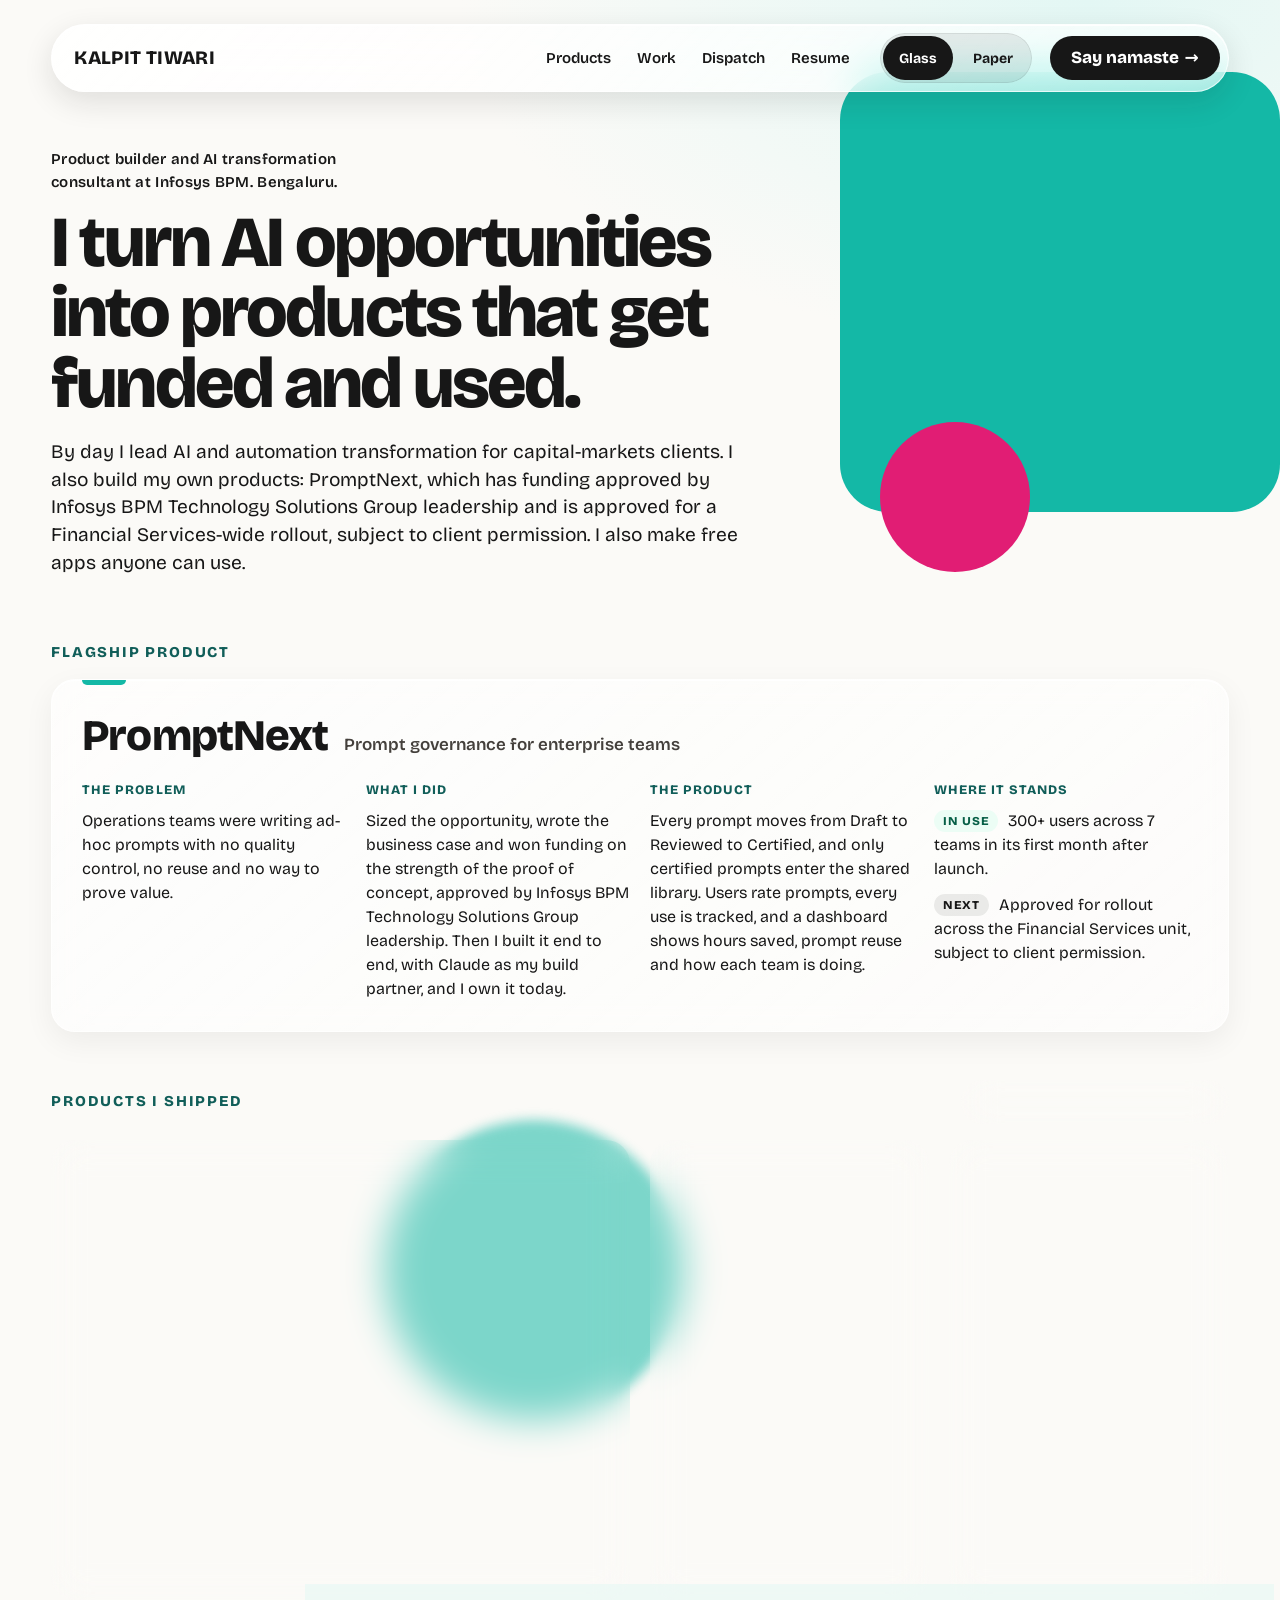
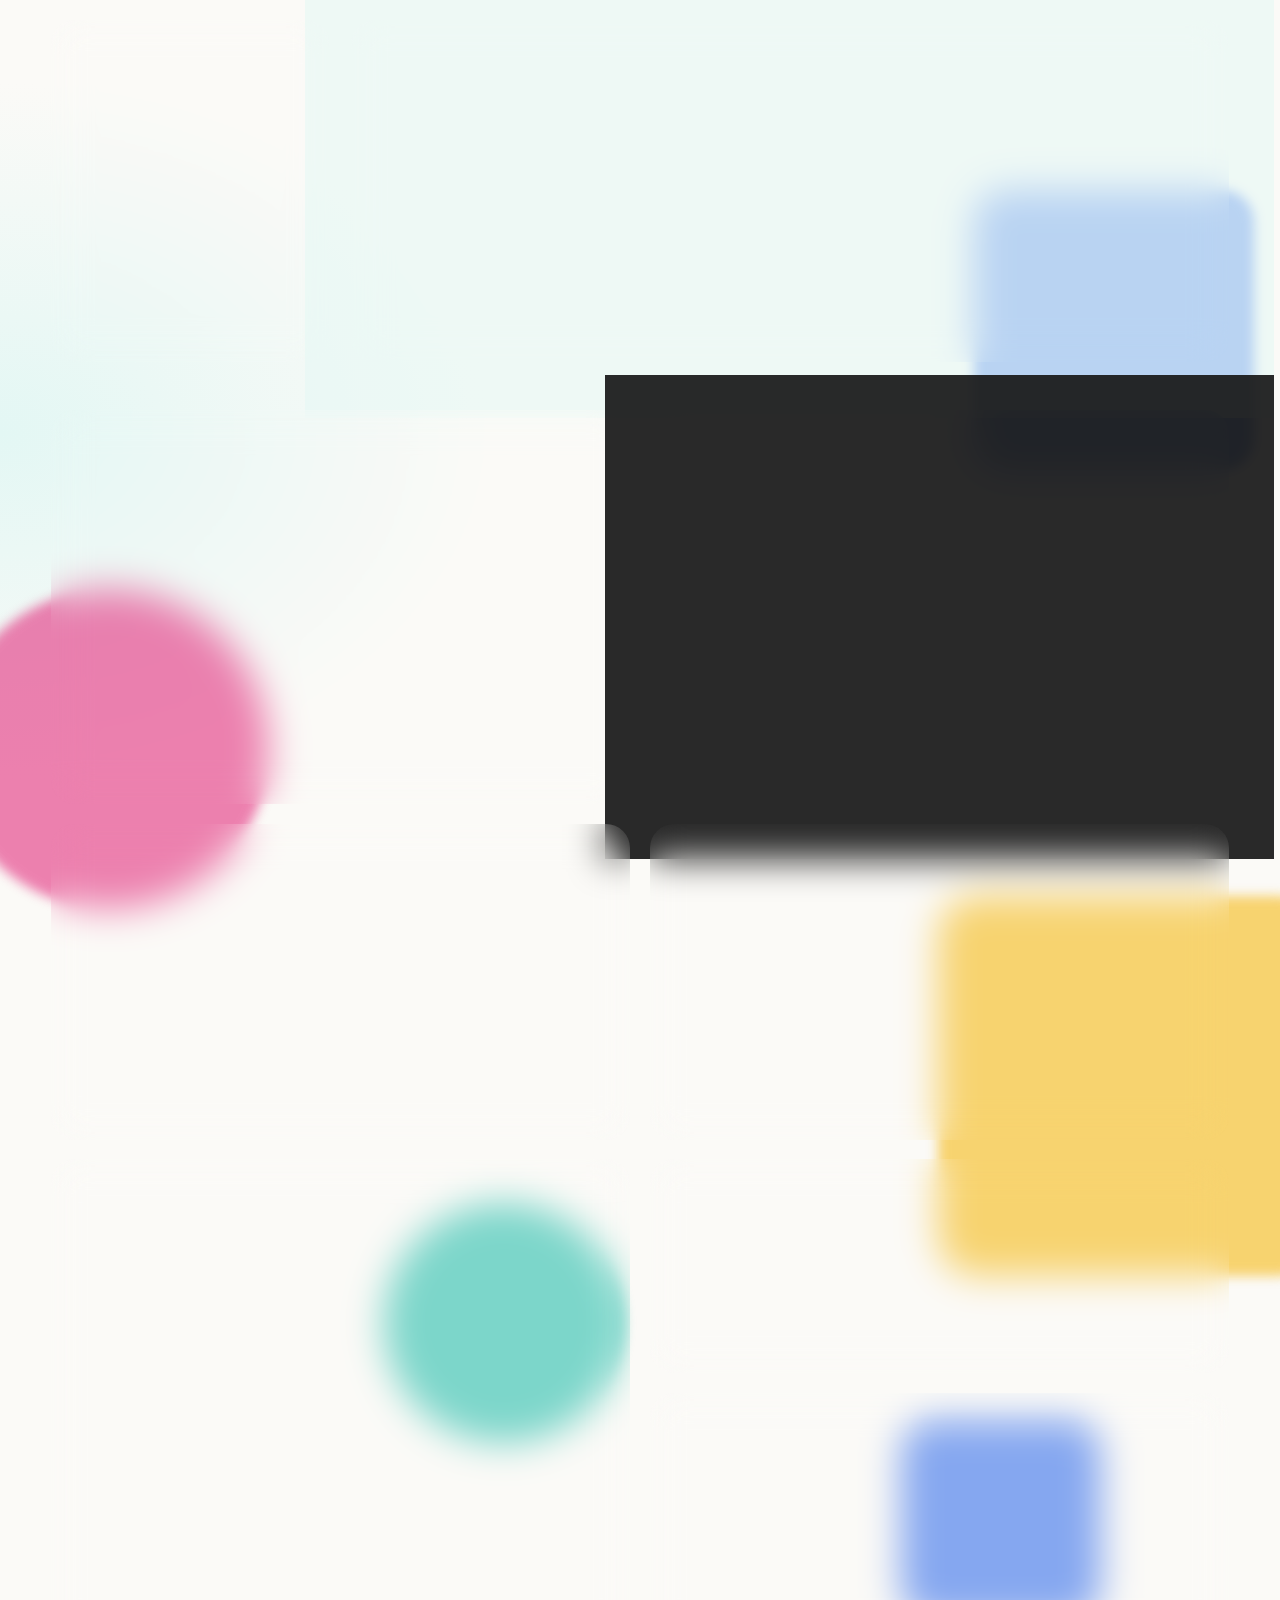
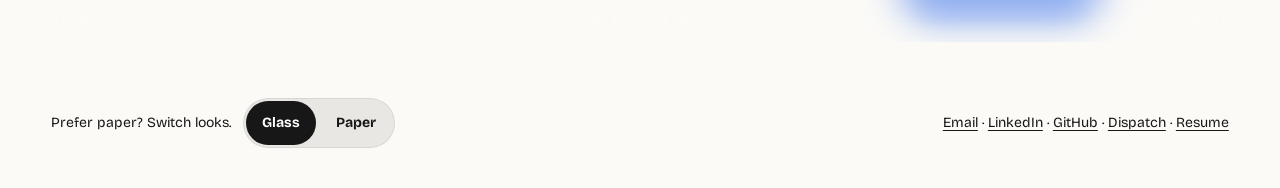
<file: index.html>
<!DOCTYPE html>
<html lang="en" data-look="glass">
<head>
  <meta charset="UTF-8" />
  <meta name="viewport" content="width=device-width, initial-scale=1.0" />
    <script>
    (function () {
      var d = document.documentElement;
      d.classList.add('js');
      try {
        var q = new URLSearchParams(window.location.search).get('look');
        var l = (q === 'paper' || q === 'glass') ? q : window.localStorage.getItem('kalpit-look');
        if (l === 'paper') d.setAttribute('data-look', 'paper');
      } catch (e) {}
    })();
  </script>
  <meta name="description" content="Kalpit Tiwari, product builder and AI transformation consultant at Infosys BPM. Built PromptNext, a funded prompt-governance tool, plus free apps such as Saavdhan." />
  <title>Kalpit Tiwari | AI product builder and transformation consultant</title>

    <meta property="og:type" content="website" />
  <meta property="og:site_name" content="Kalpit Tiwari" />
  <meta property="og:title" content="Kalpit Tiwari | AI product builder and transformation consultant" />
  <meta property="og:description" content="I turn AI opportunities into products that get funded and used." />
  <meta property="og:image" content="https://kalpit.me/social-preview.png" />
  <meta property="og:url" content="https://kalpit.me/" />
  <meta name="twitter:card" content="summary_large_image" />
  <link rel="canonical" href="https://kalpit.me/" />
  <link rel="icon" type="image/svg+xml" href="/favicon.svg" />
  <link rel="apple-touch-icon" href="/apple-touch-icon.png" />

  <script type="application/ld+json">
  {
    "@context": "https://schema.org",
    "@type": "Person",
    "name": "Kalpit Tiwari",
    "jobTitle": "Consultant, AI Transformation and Automation",
    "worksFor": { "@type": "Organization", "name": "Infosys BPM" },
    "address": {
      "@type": "PostalAddress",
      "addressLocality": "Bengaluru",
      "addressCountry": "India"
    },
    "url": "https://kalpit.me",
    "sameAs": [
      "https://linkedin.com/in/kalpitt",
      "https://github.com/kalpitt"
    ]
  }
  </script>

    <link rel="preload" href="/fonts/bricolage-latin.woff2" as="font" type="font/woff2" crossorigin />

  <script type="module" crossorigin src="/assets/main-CxOEK-5K.js"></script>
  <link rel="modulepreload" crossorigin href="/assets/modulepreload-polyfill-k1SOxtMh.js">
  <link rel="stylesheet" crossorigin href="/assets/main-CByuBYcR.css">
  <link rel="stylesheet" crossorigin href="/assets/design-BvO2nQp7.css">
</head>
<body>
  <a class="skip-link" href="#main">Skip to content</a>

  <header class="site-header">
    <a class="brand" href="/">Kalpit Tiwari</a>
    <nav class="site-nav" aria-label="Main">
      <a href="#apps">Products</a>
      <a href="#work">Work</a>
      <a href="/dispatch/">Dispatch</a>
            <a href="/KalpitTiwari_Resume_AI_Transformation.pdf" target="_blank" rel="noopener">Resume</a>
    </nav>
    <fieldset class="look-switch look-switch--header">
      <legend class="look-label">Look</legend>
      <label><input type="radio" name="look-header" value="glass" checked /><span>Glass</span></label>
      <label><input type="radio" name="look-header" value="paper" /><span>Paper</span></label>
    </fieldset>
    <button type="button" class="look-flip" aria-label="Switch to the Paper look">Paper</button>
    <a class="btn btn-dark" href="mailto:tiwari.kalpit@gmail.com">Say namaste<span class="btn-arrow" aria-hidden="true"> →</span></a>
  </header>

  <main id="main">
    <section class="hero" aria-labelledby="hero-title">
      <div class="shape shape-sun" aria-hidden="true"></div>
      <div class="shape shape-pink" aria-hidden="true"></div>
      <p class="eyebrow">Product builder and AI transformation consultant at Infosys BPM. Bengaluru.</p>
      <h1 id="hero-title">I turn AI opportunities into products that get funded and used.</h1>
      <p class="hero-sub">By day I lead AI and automation transformation for capital-markets clients. I also build my own products: PromptNext, which has funding approved by Infosys BPM Technology Solutions Group leadership and is approved for a Financial Services-wide rollout, subject to client permission. I also make free apps anyone can use.</p>
    </section>

    <section id="flagship" class="flagship" aria-labelledby="flagship-title">
      <div class="section-head">
        <h2 id="flagship-title">Flagship product</h2>
      </div>
      <article class="card flagship-card">
        <h3 class="flagship-name">PromptNext <span class="flagship-tag">Prompt governance for enterprise teams</span></h3>
        <div class="flagship-grid">
          <div class="flagship-block">
            <h4>The problem</h4>
            <p>Operations teams were writing ad-hoc prompts with no quality control, no reuse and no way to prove value.</p>
          </div>
          <div class="flagship-block">
            <h4>What I did</h4>
            <p>Sized the opportunity, wrote the business case and won funding on the strength of the proof of concept, approved by Infosys BPM Technology Solutions Group leadership. Then I built it end to end, with Claude as my build partner, and I own it today.</p>
          </div>
          <div class="flagship-block">
            <h4>The product</h4>
            <p>Every prompt moves from Draft to Reviewed to Certified, and only certified prompts enter the shared library. Users rate prompts, every use is tracked, and a dashboard shows hours saved, prompt reuse and how each team is doing.</p>
          </div>
          <div class="flagship-block">
            <h4>Where it stands</h4>
            <ul class="flagship-status">
              <li><span class="status status--done">In use</span> 300+ users across 7 teams in its first month after launch.</li>
              <li><span class="status status--next">Next</span> Approved for rollout across the Financial Services unit, subject to client permission.</li>
            </ul>
          </div>
        </div>
      </article>
    </section>

    <section id="apps" class="apps" aria-labelledby="apps-title">
      <div class="shape shape-green" aria-hidden="true"></div>
      <div class="shape shape-blue" aria-hidden="true"></div>
      <div class="section-head">
        <h2 id="apps-title">Products I shipped</h2>
        <a class="release-chip" href="#app-saavdhan"><span class="dot" aria-hidden="true"></span>Latest release: Saavdhan v0.7.0</a>
        <p class="paper-only-note">A tick means a check runs on every build.</p>
      </div>

      <div class="apps-grid">
        <article id="app-saavdhan" class="card app app--saavdhan">
          <p class="app-meta"><span>01 · Android</span><span class="live live--green">Live</span></p>
          <h3 class="app-name">Saavdhan <span lang="hi" class="hi">सावधान</span></h3>
          <p class="app-line">Protects less tech-savvy parents from scam apps: finds them, explains the risk in Hindi or English, and walks them through removal step by step.</p>
          <p class="app-note">Born when scam APKs reached my family's WhatsApp.</p>
          <p class="app-proof app-proof--checked"><span class="tick" aria-hidden="true">✓</span> No internet permission. The build fails if one sneaks in. <a href="https://github.com/kalpitt/saavdhan/actions/workflows/ci.yml" target="_blank" rel="noopener">See the check</a></p>
          <p class="app-tests"><a href="https://github.com/kalpitt/saavdhan/actions/workflows/ci.yml" target="_blank" rel="noopener">136 automated tests</a> run on every change.</p>
          <a class="app-link" href="/saavdhan/">Open Saavdhan<span aria-hidden="true"> →</span></a>
        </article>

        <article class="card app app--vivotype">
          <p class="app-meta"><span>02 · macOS</span><span class="live live--blue">Live</span></p>
          <h3 class="app-name">VivoType</h3>
          <p class="app-line">Near-instant, private dictation for Mac. Let go of the key and the text is already there. Say "500 rupees" and it types ₹500.</p>
          <p class="app-proof">Dictation runs on your Mac. Your voice never leaves it.</p>
          <p class="app-tests"><a href="https://github.com/kalpitt/VivoType/actions/workflows/test.yml" target="_blank" rel="noopener">265 automated tests</a> run on every change.</p>
          <a class="app-link" href="/vivotype/">Open VivoType<span aria-hidden="true"> →</span></a>
        </article>

        <article class="card app app--switchkarle">
          <p class="app-meta"><span>03 · Web</span><span class="live live--ink">Live</span></p>
          <h3 class="app-name">Switch Karle</h3>
          <p class="app-line">Helps you change jobs in India: in-hand pay from a CTC offer, notice-period buyout, gratuity and the resignation letter.</p>
          <p class="app-proof app-proof--checked"><span class="tick" aria-hidden="true">✓</span> Every pay and tax calculation is checked against hand-worked examples on every change. <a href="https://github.com/kalpitt/switch-karle/actions/workflows/ci.yml" target="_blank" rel="noopener">See the check</a></p>
          <p class="app-tests"><a href="https://github.com/kalpitt/switch-karle/actions/workflows/ci.yml" target="_blank" rel="noopener">700+ automated tests</a> run on every change.</p>
          <a class="app-link" href="https://switchkarle.fyi/" target="_blank" rel="noopener">Open Switch Karle<span aria-hidden="true"> →</span></a>
        </article>

        <article class="card app app--learnai">
          <p class="app-meta"><span>04 · Web</span><span class="live live--red">Live</span></p>
          <h3 class="app-name">learnai.how</h3>
          <p class="app-line">Practical AI workflows for Indian working professionals. Run them in the AI tool you already use.</p>
          <p class="app-proof">Runs in your browser. Nothing you work on is uploaded.</p>
          <a class="app-link" href="/learnai/">Open learnai.how<span aria-hidden="true"> →</span></a>
        </article>

        <article class="card lab">
          <h3 class="lab-title">In the lab</h3>
          <div class="lab-items">
            <div class="lab-item">
              <p class="lab-status">Being built</p>
              <h4 class="lab-name">Glass</h4>
              <p class="lab-line">Reads an annual report and points to the page behind every flag.</p>
              <a class="app-link" href="/flagship/">See Glass<span aria-hidden="true"> →</span></a>
            </div>
            <div class="lab-item">
              <p class="lab-status">Experiment · Sale over</p>
              <h4 class="lab-name">Kalpit's Deal Helper</h4>
              <p class="lab-line">My picks for the 2026 festive sales, for friends and family, with an AI ask box that answered only from those picks.</p>
              <a class="app-link" href="/BBD/">Open Deal Helper<span aria-hidden="true"> →</span></a>
            </div>
          </div>
        </article>
      </div>
    </section>

    <section id="work" class="work" aria-labelledby="work-title">
      <h2 id="work-title" class="visually-hidden">Work</h2>
      <div class="shape shape-w-pink" aria-hidden="true"></div>
      <div class="shape shape-w-sun" aria-hidden="true"></div>
      <div class="shape shape-w-green" aria-hidden="true"></div>
      <div class="shape shape-w-blue" aria-hidden="true"></div>
      <div class="work-grid">
        <div class="card dayjob">
          <h3 class="card-label">My day job: AI Transformation and Automation at Infosys BPM</h3>
          <dl class="stats">
            <div><dt>Saved for clients over 5+ years</dt><dd>$10M+</dd></div>
            <div><dt>Full-time roles' worth of work (FTE) freed up over 5+ years</dt><dd>300+</dd></div>
            <div><dt>Efficiency gain, project by project</dt><dd>40–80%</dd></div>
            <div><dt>Enterprise clients I've worked with</dt><dd>7</dd></div>
            <div class="stat--pipeline"><dt>FTE of opportunities from a unit-wide ideation drive covering the unit's 100+ clients (pipeline, not yet realized)</dt><dd>500+</dd></div>
          </dl>
          <p class="small">The first four are realized results. The $10M+ includes about $2M a year from one Copilot Studio rollout. Client names withheld by policy.</p>
        </div>

        <div class="card pitch">
          <h3 class="card-label card-label--accent">Problems I solve</h3>
          <p class="pitch-line">Hand me a messy business problem or process. I'll map it, automate it and show you the numbers.</p>
          <div class="pitch-actions">
            <a class="btn btn-accent" href="mailto:tiwari.kalpit@gmail.com">Email me</a>
            <a class="btn btn-ghost" href="https://linkedin.com/in/kalpitt" target="_blank" rel="noopener">LinkedIn</a>
            <a class="btn btn-ghost" href="/KalpitTiwari_Resume_AI_Transformation.pdf" target="_blank" rel="noopener">Resume</a>
          </div>
        </div>

        <div class="card builds">
          <h3 class="card-label">Client work I've led or built</h3>
          <ul class="usecases">
            <li><strong>BRD writer, in Claude.</strong> Reads discovery notes, checks its own draft against past projects, and writes a business requirements document ready for review.</li>
            <li><strong>Proposal builder, in Claude.</strong> Turns a client brief into a slide-by-slide proposal, using what worked in past proposals.</li>
            <li><strong>Led delivery of a fraud check, in Azure OpenAI and Power Automate.</strong> Flags unusual cases so far fewer need a manual review.</li>
          </ul>
        </div>

        <div class="card career">
          <h3 class="card-label">Career</h3>
          <ol class="timeline">
            <li><span class="when">May 2025 to now</span><span class="what">Consultant, AI Transformation and Automation · Infosys BPM<span class="what-note">Built and own PromptNext, a funded prompt-governance product. See the flagship case above.</span></span></li>
            <li><span class="when">Oct 2022 to Apr 2025</span><span class="what">Senior Associate Consultant · Infosys BPM</span></li>
            <li><span class="when">Jun 2021 to Sep 2022</span><span class="what">Associate Consultant · Infosys BPM</span></li>
            <li><span class="when">2016 to 2019</span><span class="what">Co-founder, FeedBox</span></li>
          </ol>
          <p class="small">MBA, IIM Sirmaur · B.E., IET-DAVV Indore</p>
        </div>

        <div class="card skills">
          <h3 class="card-label">Skills and tools</h3>
          <dl class="skill-groups">
            <div><dt>What I do</dt><dd><ul class="pills"><li>Agentic AI and GenAI</li><li>Process transformation</li><li>Business analysis</li><li>Stakeholder workshops</li><li>Agile delivery</li><li>Shipping products with AI coding agents (four live apps)</li></ul></dd></div>
            <div><dt>AI platforms</dt><dd><ul class="pills"><li>Azure OpenAI</li><li>Claude</li><li>ChatGPT</li><li>Gemini</li></ul></dd></div>
            <div><dt>Automation</dt><dd><ul class="pills"><li>Copilot Studio</li><li>Power Automate</li><li>Power Apps</li><li>Enate</li><li>Automation Anywhere</li></ul></dd></div>
            <div><dt>Delivery</dt><dd><ul class="pills"><li>JIRA</li><li>SharePoint</li></ul></dd></div>
          </dl>
        </div>


        <div class="card practice">
          <h3 class="card-label">How I build</h3>
          <p>Each repo has written rules, guardrails that run as code, AI reviewers and a human approval step.</p>
          <a class="app-link" href="/systems/">Read how I build with AI<span aria-hidden="true"> →</span></a>
        </div>

        <section class="card quotes" aria-roledescription="carousel" aria-label="What people say">
          <div class="q-track">
            <figure class="q-slide is-on" aria-roledescription="slide" aria-label="1 of 2">
              <blockquote>"A thinker who always tends to bring out innovative solutions for complex problems. He works with high integrity and believes in quality work."</blockquote>
              <figcaption>Arpita Verma, Product Manager, Supply Chain and AI</figcaption>
            </figure>
            <figure class="q-slide" aria-roledescription="slide" aria-label="2 of 2">
              <blockquote>"Highly dedicated and disciplined… exhibited excellent organizing and leadership skills. A valuable asset to the growth and development of any organization."</blockquote>
              <figcaption>Dr. Sanjay Singh, Author and Professor</figcaption>
            </figure>
          </div>
          <div class="q-dots" role="group" aria-label="Choose a quote">
            <button type="button" class="q-dot" aria-label="Quote 1 of 2" aria-current="true"></button>
            <button type="button" class="q-dot" aria-label="Quote 2 of 2"></button>
          </div>
        </section>
      </div>
    </section>
  </main>

  <footer class="site-footer">
    <div class="footer-look">
      <p>Prefer paper? Switch looks.</p>
      <fieldset class="look-switch look-switch--footer">
        <legend class="look-label">Look</legend>
        <label><input type="radio" name="look-footer" value="glass" checked /><span>Glass</span></label>
        <label><input type="radio" name="look-footer" value="paper" /><span>Paper</span></label>
      </fieldset>
    </div>
    <p class="footer-links">
      <a href="mailto:tiwari.kalpit@gmail.com">Email</a> ·
      <a href="https://linkedin.com/in/kalpitt" target="_blank" rel="noopener">LinkedIn</a> ·
      <a href="https://github.com/kalpitt" target="_blank" rel="noopener">GitHub</a> ·
      <a href="/dispatch/">Dispatch</a> ·
      <a href="/KalpitTiwari_Resume_AI_Transformation.pdf" target="_blank" rel="noopener">Resume</a>
    </p>
  </footer>

    <div class="look-toast" id="look-toast" role="status" aria-live="polite" hidden>
    <span class="t-blob b1" aria-hidden="true"></span><span class="t-blob b2" aria-hidden="true"></span><span class="t-blob b3" aria-hidden="true"></span>
    <span class="t-thumb" aria-hidden="true"><i></i><i></i><i></i></span>
    <div class="t-text"><p class="t-title"></p><p class="t-sub"></p></div>
    <button class="t-try" type="button"></button>
    <button class="t-x" type="button" aria-label="Dismiss">×</button>
    <span class="t-bar" aria-hidden="true"></span>
  </div>

</body>
</html>
</file>
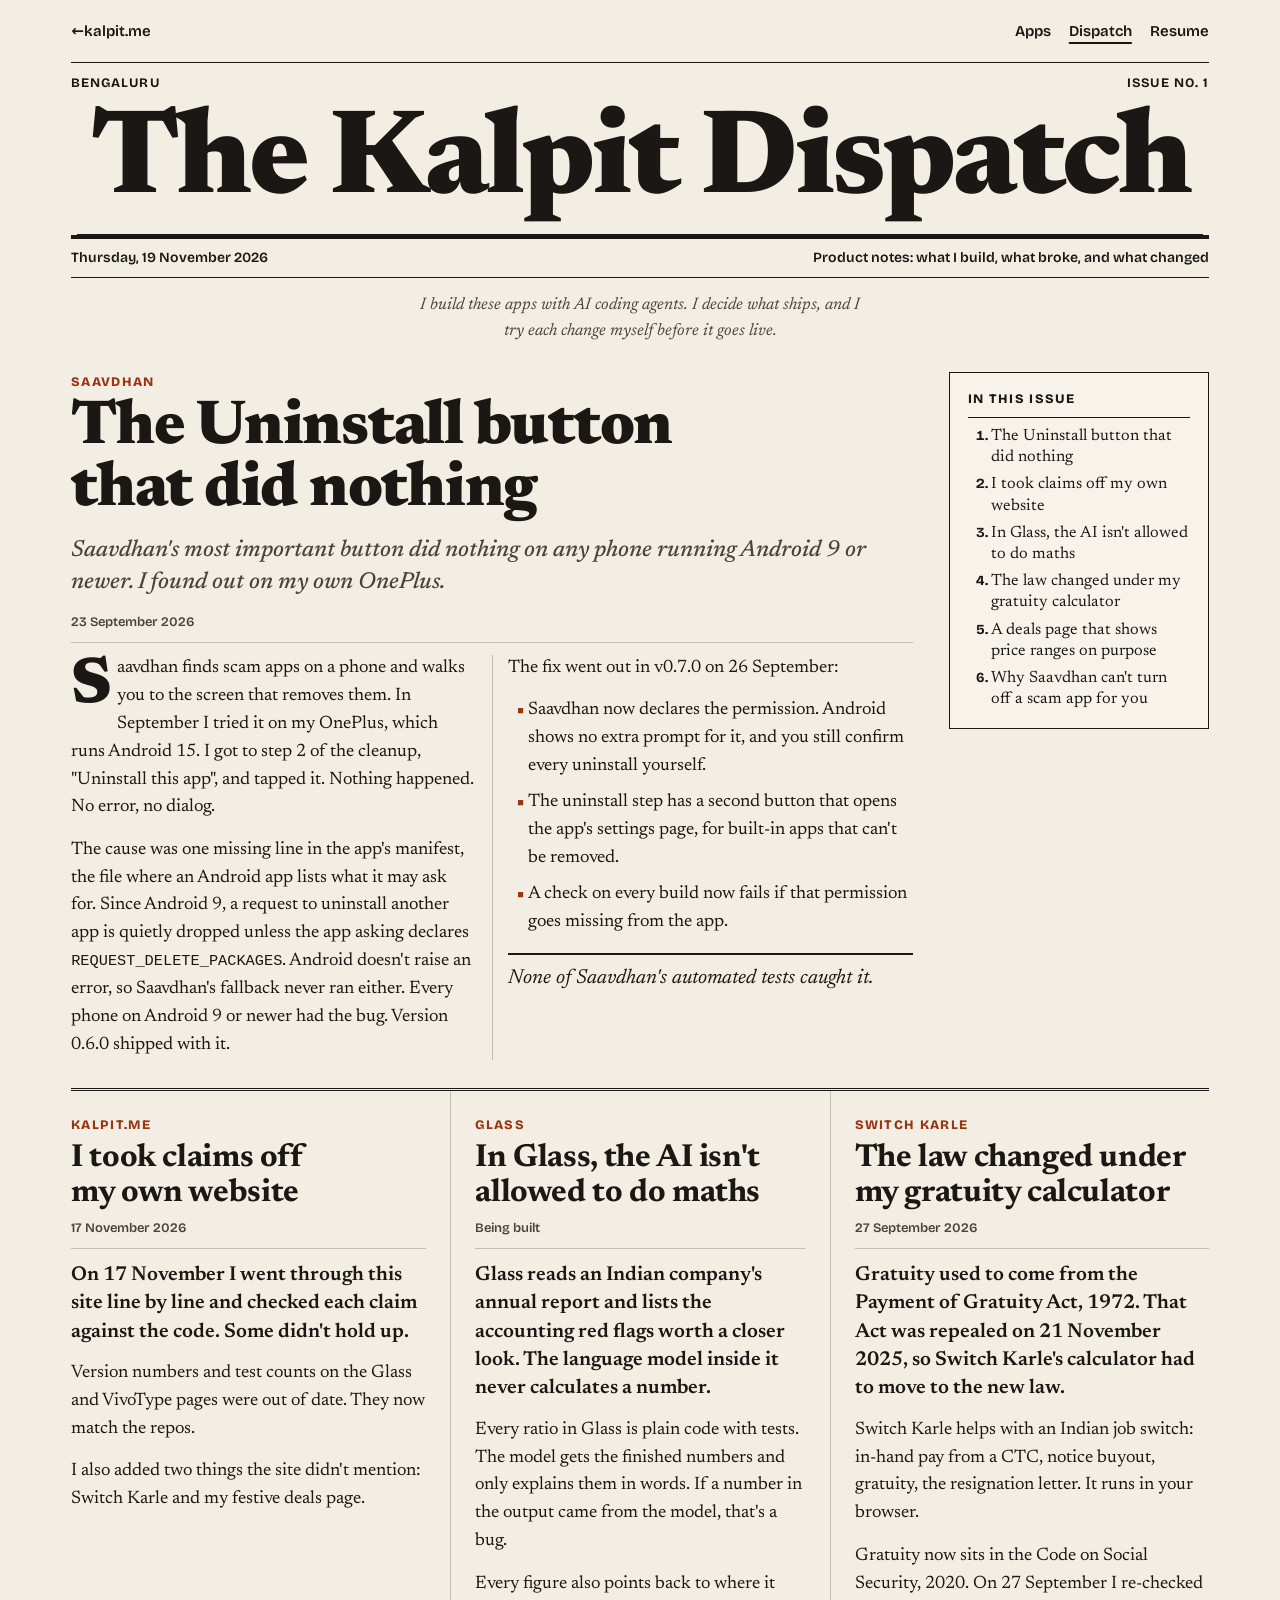
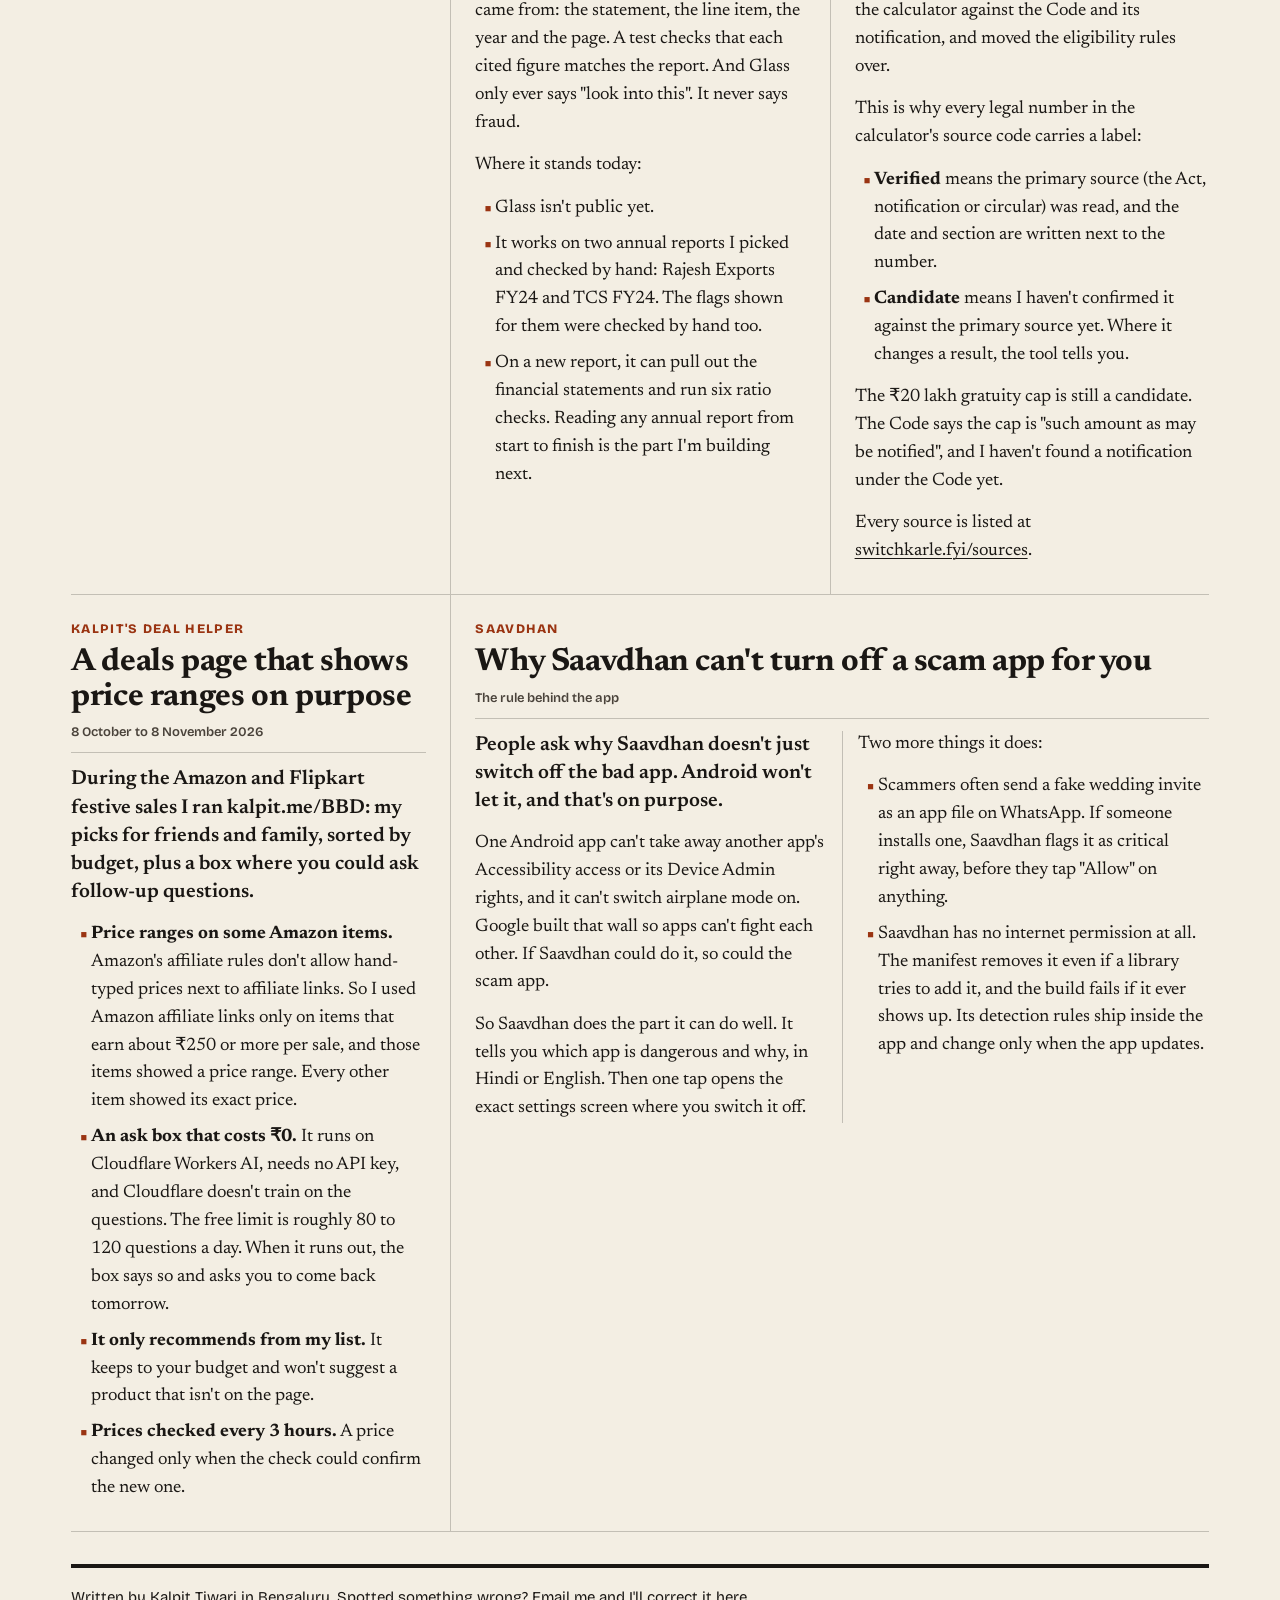
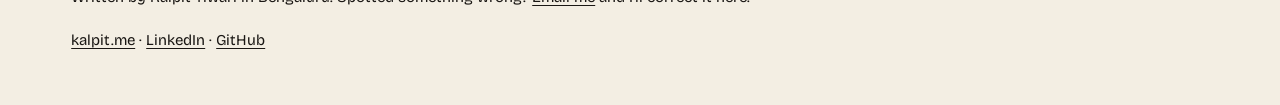
<file: dispatch/index.html>
<!DOCTYPE html>
<html lang="en">
<head>
  <meta charset="UTF-8" />
  <meta name="viewport" content="width=device-width, initial-scale=1.0" />
  <meta name="description" content="The Kalpit Dispatch: short notes on the apps Kalpit Tiwari builds, what broke, and what changed. Saavdhan, Glass, Switch Karle and more." />
  <title>The Kalpit Dispatch | Kalpit Tiwari</title>

  <meta property="og:type" content="website" />
  <meta property="og:site_name" content="Kalpit Tiwari" />
  <meta property="og:title" content="The Kalpit Dispatch" />
  <meta property="og:description" content="Short notes on the apps I build, what broke, and what changed." />
  <meta property="og:image" content="https://kalpit.me/social-preview.png" />
  <meta property="og:url" content="https://kalpit.me/dispatch/" />
  <meta name="twitter:card" content="summary_large_image" />
  <link rel="canonical" href="https://kalpit.me/dispatch/" />
  <link rel="icon" type="image/svg+xml" href="/favicon.svg" />
  <link rel="apple-touch-icon" href="/apple-touch-icon.png" />

  <link rel="preload" href="/fonts/newsreader-latin.woff2" as="font" type="font/woff2" crossorigin />

  <link rel="stylesheet" crossorigin href="/assets/dispatch-D_jz6hCl.css">
  <link rel="stylesheet" crossorigin href="/assets/design-BvO2nQp7.css">
</head>
<body>
  <a class="skip-link" href="#main">Skip to content</a>

  <header class="topbar">
    <a class="topbar-home" href="/"><span aria-hidden="true">← </span>kalpit.me</a>
    <nav class="topbar-nav" aria-label="Main">
      <a href="/#apps">Apps</a>
      <a href="/dispatch/" aria-current="page">Dispatch</a>
      <a href="/KalpitTiwari_Resume_AI_Transformation.pdf" target="_blank" rel="noopener">Resume</a>
    </nav>
  </header>

  <header class="masthead">
    <div class="ears">
      <p>Bengaluru</p>
      <p>Issue No. 1</p>
    </div>
    <h1 class="masthead-title">The Kalpit Dispatch</h1>
    <p class="masthead-line">
      <span>Thursday, 19 November 2026</span>
      <span>Product notes: what I build, what broke, and what changed</span>
    </p>
    <p class="masthead-note">I build these apps with AI coding agents. I decide what ships, and I try each change myself before it goes live.</p>
  </header>

  <main id="main">
    <nav class="contents" aria-labelledby="contents-title">
      <h2 id="contents-title" class="contents-title">In this issue</h2>
      <ol>
        <li><a href="#uninstall-button">The Uninstall button that did nothing</a></li>
        <li><a href="#truth-pass">I took claims off my own website</a></li>
        <li><a href="#glass-maths">In Glass, the AI isn't allowed to do maths</a></li>
        <li><a href="#gratuity-law">The law changed under my gratuity calculator</a></li>
        <li><a href="#deal-helper">A deals page that shows price ranges on purpose</a></li>
        <li><a href="#cant-switch-off">Why Saavdhan can't turn off a scam app for you</a></li>
      </ol>
    </nav>

    <article class="story story--lead" id="uninstall-button" aria-labelledby="uninstall-button-title">
      <p class="kicker"><a href="/saavdhan/">Saavdhan</a></p>
      <h2 id="uninstall-button-title">The Uninstall button that did nothing</h2>
      <p class="standfirst">Saavdhan's most important button did nothing on any phone running Android 9 or newer. I found out on my own OnePlus.</p>
      <p class="dateline">23 September 2026</p>
      <div class="story-body">
        <p>Saavdhan finds scam apps on a phone and walks you to the screen that removes them. In September I tried it on my OnePlus, which runs Android 15. I got to step 2 of the cleanup, "Uninstall this app", and tapped it. Nothing happened. No error, no dialog.</p>
        <p>The cause was one missing line in the app's manifest, the file where an Android app lists what it may ask for. Since Android 9, a request to uninstall another app is quietly dropped unless the app asking declares <code>REQUEST_DELETE_PACKAGES</code>. Android doesn't raise an error, so Saavdhan's fallback never ran either. Every phone on Android 9 or newer had the bug. Version 0.6.0 shipped with it.</p>
        <p>The fix went out in v0.7.0 on 26 September:</p>
        <ul>
          <li>Saavdhan now declares the permission. Android shows no extra prompt for it, and you still confirm every uninstall yourself.</li>
          <li>The uninstall step has a second button that opens the app's settings page, for built-in apps that can't be removed.</li>
          <li>A check on every build now fails if that permission goes missing from the app.</li>
        </ul>
        <p class="pull">None of Saavdhan's automated tests caught it.</p>
      </div>
    </article>

    <div class="columns">
      <article class="story" id="truth-pass" aria-labelledby="truth-pass-title">
        <p class="kicker"><a href="/">kalpit.me</a></p>
        <h2 id="truth-pass-title">I took claims off my own website</h2>
        <p class="dateline">17 November 2026</p>
        <div class="story-body">
          <p class="standfirst">On 17 November I went through this site line by line and checked each claim against the code. Some didn't hold up.</p>
          <p>Version numbers and test counts on the Glass and VivoType pages were out of date. They now match the repos.</p>
          <p>I also added two things the site didn't mention: Switch Karle and my festive deals page.</p>
        </div>
      </article>

      <article class="story" id="glass-maths" aria-labelledby="glass-maths-title">
        <p class="kicker"><a href="/flagship/">Glass</a></p>
        <h2 id="glass-maths-title">In Glass, the AI isn't allowed to do maths</h2>
        <p class="dateline">Being built</p>
        <div class="story-body">
          <p class="standfirst">Glass reads an Indian company's annual report and lists the accounting red flags worth a closer look. The language model inside it never calculates a number.</p>
          <p>Every ratio in Glass is plain code with tests. The model gets the finished numbers and only explains them in words. If a number in the output came from the model, that's a bug.</p>
          <p>Every figure also points back to where it came from: the statement, the line item, the year and the page. A test checks that each cited figure matches the report. And Glass only ever says "look into this". It never says fraud.</p>
          <p>Where it stands today:</p>
          <ul>
            <li>Glass isn't public yet.</li>
            <li>It works on two annual reports I picked and checked by hand: Rajesh Exports FY24 and TCS FY24. The flags shown for them were checked by hand too.</li>
            <li>On a new report, it can pull out the financial statements and run six ratio checks. Reading any annual report from start to finish is the part I'm building next.</li>
          </ul>
        </div>
      </article>

      <article class="story" id="gratuity-law" aria-labelledby="gratuity-law-title">
        <p class="kicker"><a href="https://switchkarle.fyi/" target="_blank" rel="noopener">Switch Karle</a></p>
        <h2 id="gratuity-law-title">The law changed under my gratuity calculator</h2>
        <p class="dateline">27 September 2026</p>
        <div class="story-body">
          <p class="standfirst">Gratuity used to come from the Payment of Gratuity Act, 1972. That Act was repealed on 21 November 2025, so Switch Karle's calculator had to move to the new law.</p>
          <p>Switch Karle helps with an Indian job switch: in-hand pay from a CTC, notice buyout, gratuity, the resignation letter. It runs in your browser.</p>
          <p>Gratuity now sits in the Code on Social Security, 2020. On 27 September I re-checked the calculator against the Code and its notification, and moved the eligibility rules over.</p>
          <p>This is why every legal number in the calculator's source code carries a label:</p>
          <ul>
            <li><strong>Verified</strong> means the primary source (the Act, notification or circular) was read, and the date and section are written next to the number.</li>
            <li><strong>Candidate</strong> means I haven't confirmed it against the primary source yet. Where it changes a result, the tool tells you.</li>
          </ul>
          <p>The ₹20 lakh gratuity cap is still a candidate. The Code says the cap is "such amount as may be notified", and I haven't found a notification under the Code yet.</p>
          <p>Every source is listed at <a href="https://switchkarle.fyi/sources/" target="_blank" rel="noopener">switchkarle.fyi/sources</a>.</p>
        </div>
      </article>

      <article class="story" id="deal-helper" aria-labelledby="deal-helper-title">
        <p class="kicker"><a href="/BBD/">Kalpit's Deal Helper</a></p>
        <h2 id="deal-helper-title">A deals page that shows price ranges on purpose</h2>
        <p class="dateline">8 October to 8 November 2026</p>
        <div class="story-body">
          <p class="standfirst">During the Amazon and Flipkart festive sales I ran kalpit.me/BBD: my picks for friends and family, sorted by budget, plus a box where you could ask follow-up questions.</p>
          <ul>
            <li><strong>Price ranges on some Amazon items.</strong> Amazon's affiliate rules don't allow hand-typed prices next to affiliate links. So I used Amazon affiliate links only on items that earn about ₹250 or more per sale, and those items showed a price range. Every other item showed its exact price.</li>
            <li><strong>An ask box that costs ₹0.</strong> It runs on Cloudflare Workers AI, needs no API key, and Cloudflare doesn't train on the questions. The free limit is roughly 80 to 120 questions a day. When it runs out, the box says so and asks you to come back tomorrow.</li>
            <li><strong>It only recommends from my list.</strong> It keeps to your budget and won't suggest a product that isn't on the page.</li>
            <li><strong>Prices checked every 3 hours.</strong> A price changed only when the check could confirm the new one.</li>
          </ul>
        </div>
      </article>

      <article class="story" id="cant-switch-off" aria-labelledby="cant-switch-off-title">
        <p class="kicker"><a href="/saavdhan/">Saavdhan</a></p>
        <h2 id="cant-switch-off-title">Why Saavdhan can't turn off a scam app for you</h2>
        <p class="dateline">The rule behind the app</p>
        <div class="story-body">
          <p class="standfirst">People ask why Saavdhan doesn't just switch off the bad app. Android won't let it, and that's on purpose.</p>
          <p>One Android app can't take away another app's Accessibility access or its Device Admin rights, and it can't switch airplane mode on. Google built that wall so apps can't fight each other. If Saavdhan could do it, so could the scam app.</p>
          <p>So Saavdhan does the part it can do well. It tells you which app is dangerous and why, in Hindi or English. Then one tap opens the exact settings screen where you switch it off.</p>
          <p>Two more things it does:</p>
          <ul>
            <li>Scammers often send a fake wedding invite as an app file on WhatsApp. If someone installs one, Saavdhan flags it as critical right away, before they tap "Allow" on anything.</li>
            <li>Saavdhan has no internet permission at all. The manifest removes it even if a library tries to add it, and the build fails if it ever shows up. Its detection rules ship inside the app and change only when the app updates.</li>
          </ul>
        </div>
      </article>
    </div>
  </main>

  <footer class="colophon">
    <p>Written by Kalpit Tiwari in Bengaluru. Spotted something wrong? <a href="mailto:tiwari.kalpit@gmail.com">Email me</a> and I'll correct it here.</p>
    <p class="colophon-links">
      <a href="/">kalpit.me</a> ·
      <a href="https://linkedin.com/in/kalpitt" target="_blank" rel="noopener">LinkedIn</a> ·
      <a href="https://github.com/kalpitt" target="_blank" rel="noopener">GitHub</a>
    </p>
  </footer>
</body>
</html>
</file>
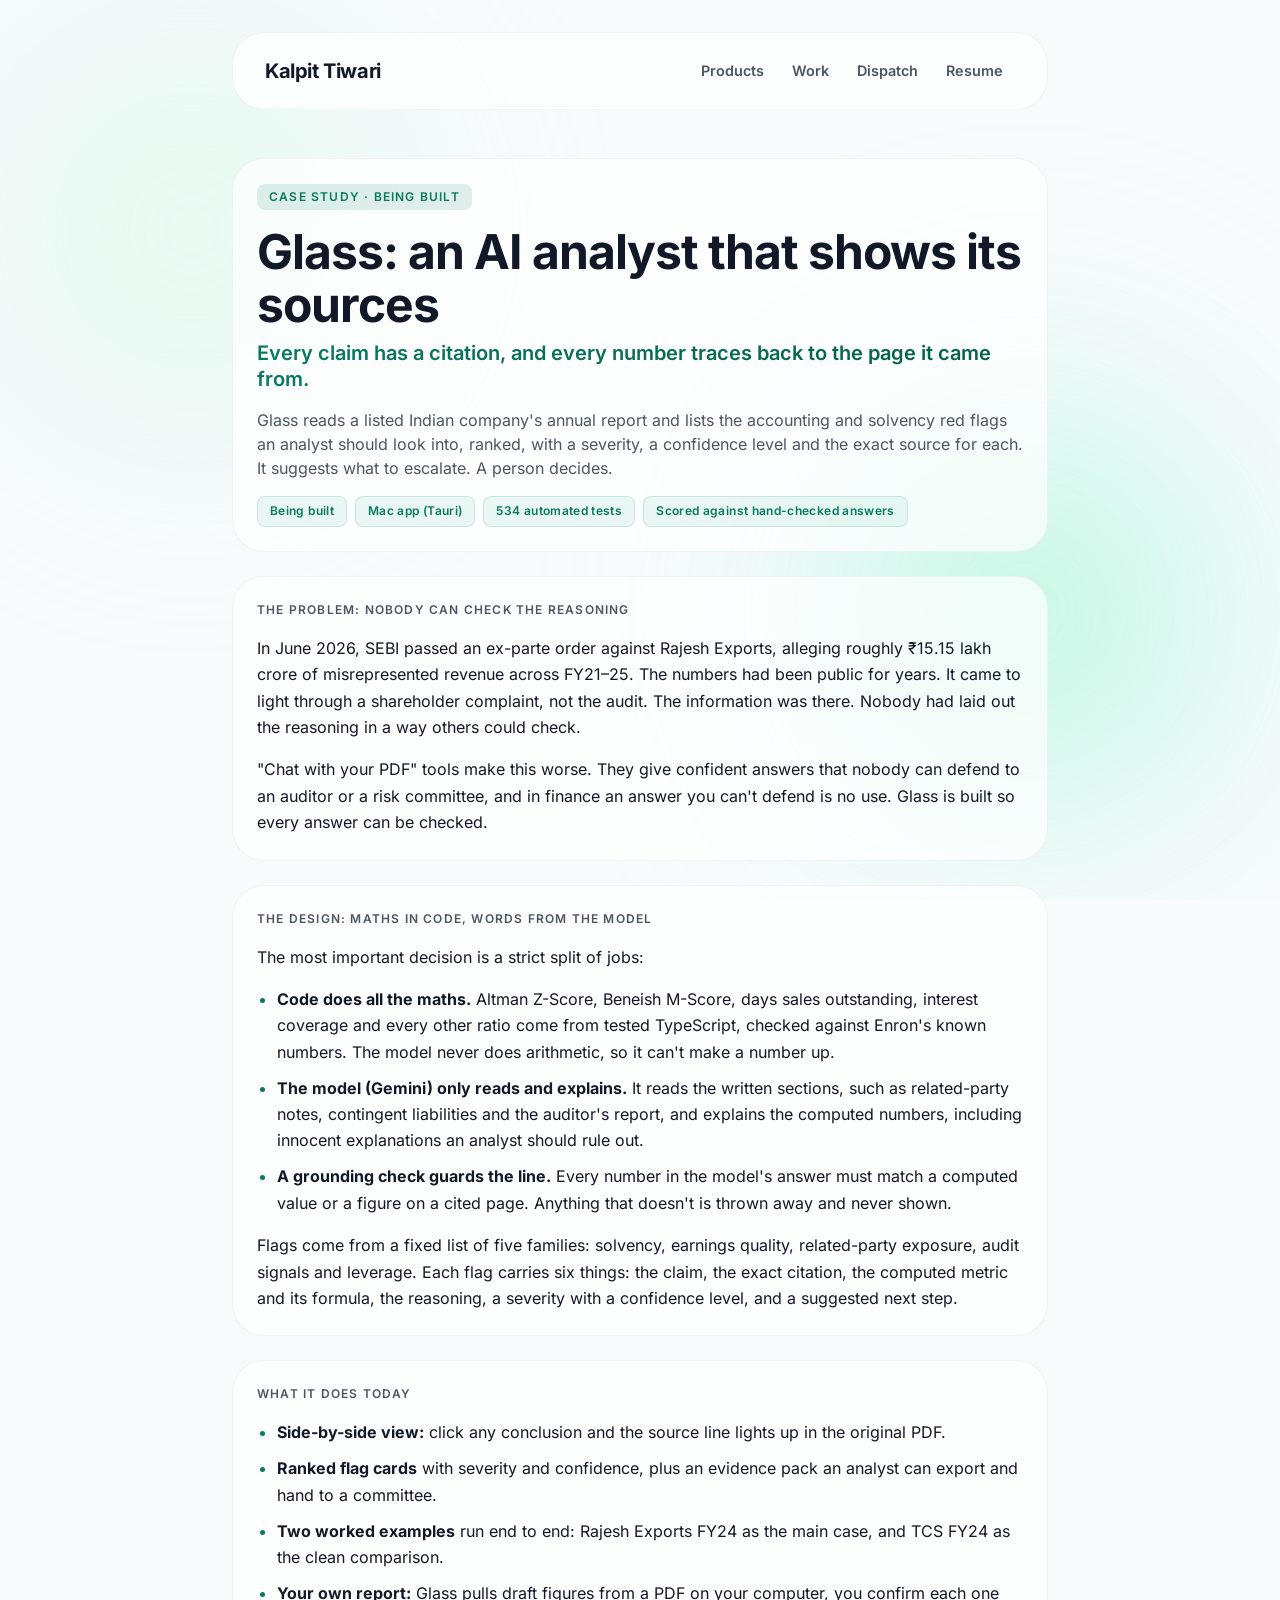
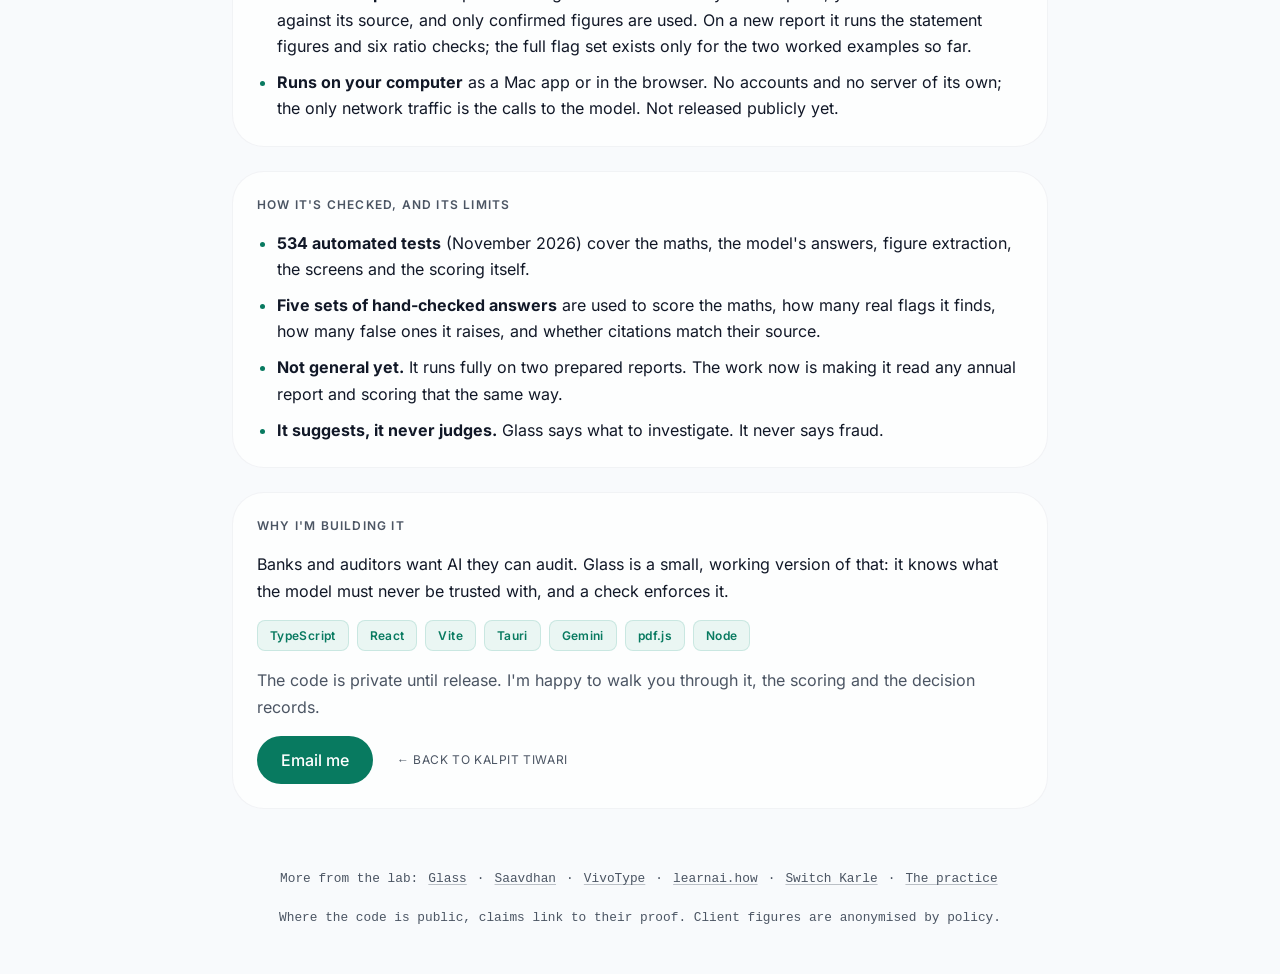
<file: flagship/index.html>
<!DOCTYPE html>
<html lang="en">
<head>
  <meta charset="UTF-8" />
  <meta name="viewport" content="width=device-width, initial-scale=1.0" />
  <meta name="description" content="Glass, a tool Kalpit Tiwari is building: it reads an Indian company&#39;s annual report and flags accounting risks, with every number traced to its page." />
  <title>Glass: an AI analyst that shows its sources | Kalpit Tiwari</title>

    <meta property="og:type" content="website" />
  <meta property="og:site_name" content="Kalpit Tiwari" />
  <meta property="og:title" content="Glass: an AI analyst that shows its sources" />
  <meta property="og:description" content="Maths in code, words from the model: a red-flag analyst whose every number traces back to the page it came from." />
  <meta property="og:image" content="https://kalpit.me/social-preview.png" />
  <meta property="og:url" content="https://kalpit.me/flagship/" />
  <meta name="twitter:card" content="summary_large_image" />
  <link rel="canonical" href="https://kalpit.me/flagship/" />
  <link rel="icon" type="image/svg+xml" href="/favicon.svg" />
  <link rel="apple-touch-icon" href="/apple-touch-icon.png" />
    <link rel="preload" href="/fonts/inter-latin-wght.woff2" as="font" type="font/woff2" crossorigin />

    <script type="module" crossorigin src="/assets/flagship-ph-iMPtm.js"></script>
  <link rel="modulepreload" crossorigin href="/assets/modulepreload-polyfill-k1SOxtMh.js">
  <link rel="modulepreload" crossorigin href="/assets/main-BIIJhcUC.js">
  <link rel="stylesheet" crossorigin href="/assets/main-DooW7aIa.css">
  <link rel="stylesheet" crossorigin href="/assets/design-BvO2nQp7.css">
</head>
<body>

    <div class="mesh-bg">
    <div class="mesh-blob blob-1"></div>
    <div class="mesh-blob blob-2"></div>
    <div class="mesh-blob blob-3"></div>
  </div>

  <div class="app-container case-study-container">
    <header class="app-header">
      <a href="/" class="logo" style="text-decoration: none; color: inherit;">Kalpit Tiwari</a>
      <nav class="case-nav" aria-label="Main">
        <a href="/#apps">Products</a>
        <a href="/#work">Work</a>
        <a href="/dispatch/">Dispatch</a>
        <a href="/KalpitTiwari_Resume_AI_Transformation.pdf" target="_blank" rel="noopener">Resume</a>
      </nav>
    </header>

    <main class="case-study-grid">

            <div class="bento-card">
        <div class="card-content">
          <div class="meta-tag label-caps app-tag">Case study · Being built</div>
          <h1 class="h1">Glass: an AI analyst that shows its sources</h1>
          <p class="h3 gradient-text mt-2">Every claim has a citation, and every number traces back to the page it came from.</p>
          <p class="body-md text-secondary mt-4 prose-p">
            Glass reads a listed Indian company's annual report and lists the accounting and solvency red flags an
            analyst should look into, ranked, with a severity, a confidence level and the exact source for each. It
            suggests what to escalate. A person decides.
          </p>
          <div class="tech-pills mt-4">
            <span class="tech-pill">Being built</span>
            <span class="tech-pill">Mac app (Tauri)</span>
            <span class="tech-pill">534 automated tests</span>
            <span class="tech-pill">Scored against hand-checked answers</span>
          </div>
        </div>
      </div>

            <div class="bento-card">
        <div class="card-content prose">
          <h2 class="label-caps mb-4 text-secondary">The problem: nobody can check the reasoning</h2>
          <p class="body-md">
            In June 2026, SEBI passed an ex-parte order against Rajesh Exports, alleging roughly ₹15.15 lakh crore of
            misrepresented revenue across FY21–25. The numbers had been public for years. It came to light through a
            shareholder complaint, not the audit. The information was there. Nobody had laid out the reasoning in a
            way others could check.
          </p>
          <p class="body-md">
            "Chat with your PDF" tools make this worse. They give confident answers that nobody can defend to an
            auditor or a risk committee, and in finance an answer you can't defend is no use. Glass is built so every
            answer can be checked.
          </p>
        </div>
      </div>

            <div class="bento-card">
        <div class="card-content prose">
          <h2 class="label-caps mb-4 text-secondary">The design: maths in code, words from the model</h2>
          <p class="body-md">The most important decision is a strict split of jobs:</p>
          <ul class="body-md">
            <li><strong>Code does all the maths.</strong> Altman Z-Score, Beneish M-Score, days sales outstanding,
            interest coverage and every other ratio come from tested TypeScript, checked against Enron's known
            numbers. The model never does arithmetic, so it can't make a number up.</li>
            <li><strong>The model (Gemini) only reads and explains.</strong> It reads the written sections, such as
            related-party notes, contingent liabilities and the auditor's report, and explains the computed numbers,
            including innocent explanations an analyst should rule out.</li>
            <li><strong>A grounding check guards the line.</strong> Every number in the model's answer must match a
            computed value or a figure on a cited page. Anything that doesn't is thrown away and never shown.</li>
          </ul>
          <p class="body-md">
            Flags come from a fixed list of five families: solvency, earnings quality, related-party exposure, audit
            signals and leverage. Each flag carries six things: the claim, the exact citation, the computed metric
            and its formula, the reasoning, a severity with a confidence level, and a suggested next step.
          </p>
        </div>
      </div>

            <div class="bento-card">
        <div class="card-content prose">
          <h2 class="label-caps mb-4 text-secondary">What it does today</h2>
          <ul class="body-md">
            <li><strong>Side-by-side view:</strong> click any conclusion and the source line lights up in the original
            PDF.</li>
            <li><strong>Ranked flag cards</strong> with severity and confidence, plus an evidence pack an analyst can
            export and hand to a committee.</li>
            <li><strong>Two worked examples</strong> run end to end: Rajesh Exports FY24 as the main case, and TCS FY24
            as the clean comparison.</li>
            <li><strong>Your own report:</strong> Glass pulls draft figures from a PDF on your computer, you confirm each
            one against its source, and only confirmed figures are used. On a new report it runs the statement figures
            and six ratio checks; the full flag set exists only for the two worked examples so far.</li>
            <li><strong>Runs on your computer</strong> as a Mac app or in the browser. No accounts and no server of its
            own; the only network traffic is the calls to the model. Not released publicly yet.</li>
          </ul>
        </div>
      </div>

            <div class="bento-card">
        <div class="card-content prose">
          <h2 class="label-caps mb-4 text-secondary">How it's checked, and its limits</h2>
          <ul class="body-md">
            <li><strong>534 automated tests</strong> (November 2026) cover the maths, the model's answers, figure
            extraction, the screens and the scoring itself.</li>
            <li><strong>Five sets of hand-checked answers</strong> are used to score the maths, how many real flags it
            finds, how many false ones it raises, and whether citations match their source.</li>
            <li><strong>Not general yet.</strong> It runs fully on two prepared reports. The work now is making it
            read any annual report and scoring that the same way.</li>
            <li><strong>It suggests, it never judges.</strong> Glass says what to investigate. It never says fraud.</li>
          </ul>
        </div>
      </div>

            <div class="bento-card">
        <div class="card-content prose">
          <h2 class="label-caps mb-4 text-secondary">Why I'm building it</h2>
          <p class="body-md">
            Banks and auditors want AI they can audit. Glass is a small, working version of that: it knows what the
            model must never be trusted with, and a check enforces it.
          </p>
          <div class="tech-pills mt-4">
            <span class="tech-pill">TypeScript</span>
            <span class="tech-pill">React</span>
            <span class="tech-pill">Vite</span>
            <span class="tech-pill">Tauri</span>
            <span class="tech-pill">Gemini</span>
            <span class="tech-pill">pdf.js</span>
            <span class="tech-pill">Node</span>
          </div>
          <p class="body-md mt-4 text-secondary">
            The code is private until release. I'm happy to walk you through it, the scoring and the decision records.
          </p>
          <div class="mt-4" style="display:flex; align-items:center; gap:1.5rem; flex-wrap:wrap;">
            <a href="mailto:tiwari.kalpit@gmail.com" class="btn-primary">Email me</a>
            <div class="social-links"><a href="/">← Back to Kalpit Tiwari</a></div>
          </div>
        </div>
      </div>

    </main>

    <footer class="eco-footer">
      <p>More from the lab: <a href="/flagship/">Glass</a> &middot; <a href="/saavdhan/">Saavdhan</a> &middot; <a href="/vivotype/">VivoType</a> &middot; <a href="/learnai/">learnai.how</a> &middot; <a href="https://switchkarle.fyi/" target="_blank" rel="noopener">Switch Karle</a> &middot; <a href="/systems/">The practice</a></p>
      <p>Where the code is public, claims link to their proof. Client figures are anonymised by policy.</p>
    </footer>
  </div>

  </body>
</html>
</file>
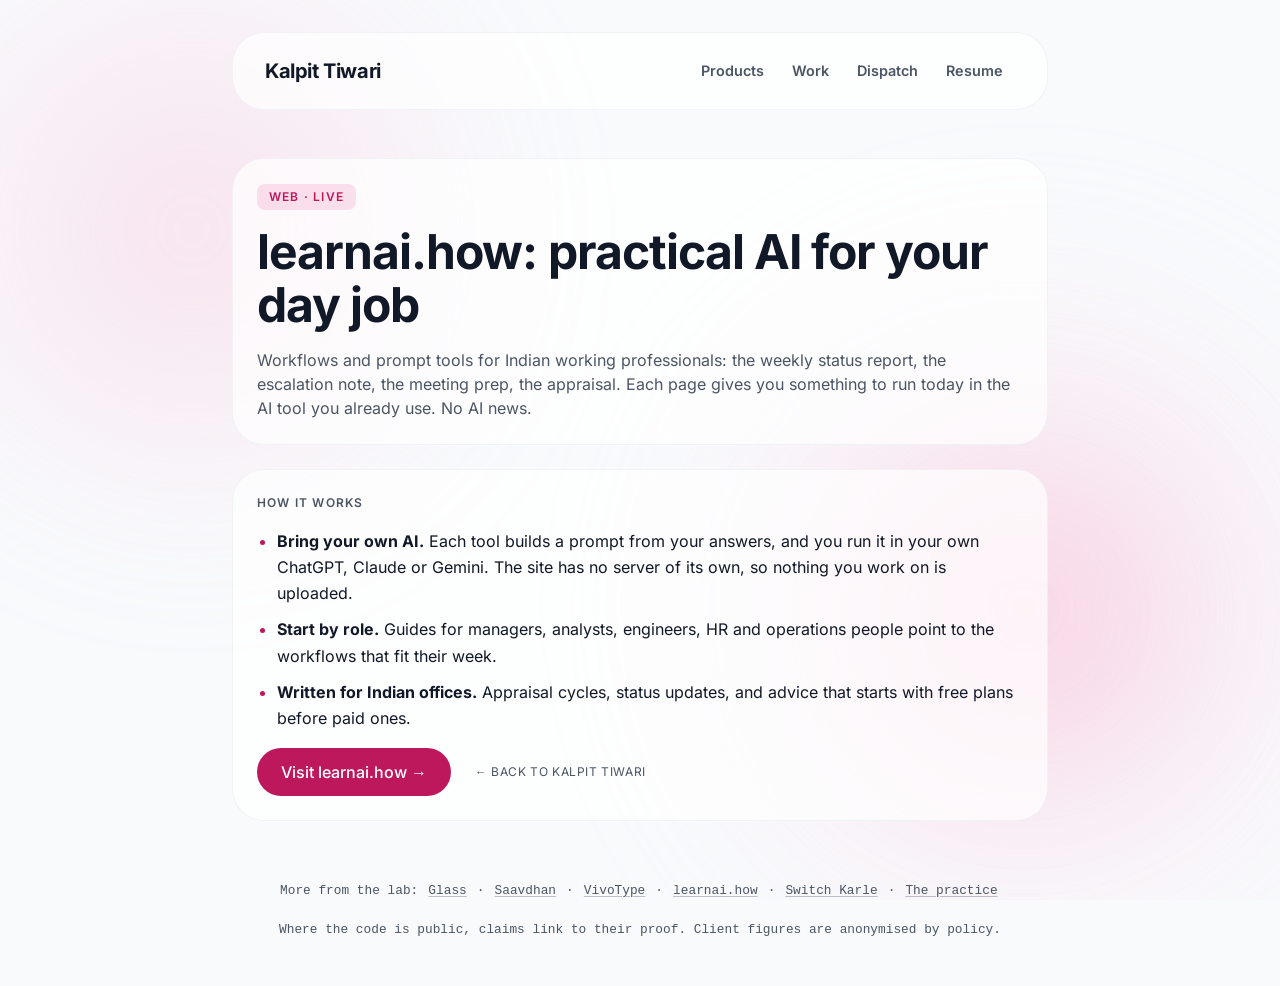
<file: learnai/index.html>
<!DOCTYPE html>
<html lang="en">
<head>
  <meta charset="UTF-8" />
  <meta name="viewport" content="width=device-width, initial-scale=1.0" />
  <meta name="description" content="learnai.how by Kalpit Tiwari: practical AI workflows and prompt tools for Indian working professionals. You run them in your own AI tool; nothing you work on is uploaded." />
  <title>learnai.how: practical AI for your day job | Kalpit Tiwari</title>

    <meta property="og:type" content="website" />
  <meta property="og:site_name" content="Kalpit Tiwari" />
  <meta property="og:title" content="learnai.how: practical AI for your day job" />
  <meta property="og:description" content="Workflows and prompt tools for Indian working professionals, run in the AI tool you already use." />
  <meta property="og:image" content="https://kalpit.me/social-preview.png" />
  <meta property="og:url" content="https://kalpit.me/learnai/" />
  <meta name="twitter:card" content="summary_large_image" />
  <link rel="canonical" href="https://kalpit.me/learnai/" />
  <link rel="icon" type="image/svg+xml" href="/favicon.svg" />
  <link rel="apple-touch-icon" href="/apple-touch-icon.png" />
    <link rel="preload" href="/fonts/inter-latin-wght.woff2" as="font" type="font/woff2" crossorigin />

    <script type="module" crossorigin src="/assets/learnai-ph-iMPtm.js"></script>
  <link rel="modulepreload" crossorigin href="/assets/modulepreload-polyfill-k1SOxtMh.js">
  <link rel="modulepreload" crossorigin href="/assets/main-BIIJhcUC.js">
  <link rel="stylesheet" crossorigin href="/assets/main-DooW7aIa.css">
  <link rel="stylesheet" crossorigin href="/assets/design-BvO2nQp7.css">
</head>
<body class="theme-learnai">

    <div class="mesh-bg">
    <div class="mesh-blob blob-1"></div>
    <div class="mesh-blob blob-2"></div>
    <div class="mesh-blob blob-3"></div>
  </div>

  <div class="app-container case-study-container">
    <header class="app-header">
      <a href="/" class="logo" style="text-decoration: none; color: inherit;">Kalpit Tiwari</a>
      <nav class="case-nav" aria-label="Main">
        <a href="/#apps">Products</a>
        <a href="/#work">Work</a>
        <a href="/dispatch/">Dispatch</a>
        <a href="/KalpitTiwari_Resume_AI_Transformation.pdf" target="_blank" rel="noopener">Resume</a>
      </nav>
    </header>

    <main class="case-study-grid">

            <div class="bento-card">
        <div class="card-content">
          <div class="meta-tag label-caps app-tag">Web · Live</div>
          <h1 class="h1">learnai.how: practical AI for your day job</h1>
          <p class="body-md text-secondary mt-4 prose-p">
            Workflows and prompt tools for Indian working professionals: the weekly status report, the escalation
            note, the meeting prep, the appraisal. Each page gives you something to run today in the AI tool you
            already use. No AI news.
          </p>
        </div>
      </div>

            <div class="bento-card">
        <div class="card-content prose">
          <h2 class="label-caps mb-4 text-secondary">How it works</h2>
          <ul class="body-md">
            <li><strong>Bring your own AI.</strong> Each tool builds a prompt from your answers, and you run it in your
            own ChatGPT, Claude or Gemini. The site has no server of its own, so nothing you work on is uploaded.</li>
            <li><strong>Start by role.</strong> Guides for managers, analysts, engineers, HR and operations people point
            to the workflows that fit their week.</li>
            <li><strong>Written for Indian offices.</strong> Appraisal cycles, status updates, and advice that starts
            with free plans before paid ones.</li>
          </ul>
          <div class="mt-4" style="display:flex; align-items:center; gap:1.5rem; flex-wrap:wrap;">
            <a href="https://www.learnai.how/" target="_blank" rel="noopener" class="btn-primary">Visit learnai.how &rarr;</a>
            <div class="social-links"><a href="/">← Back to Kalpit Tiwari</a></div>
          </div>
        </div>
      </div>

    </main>

    <footer class="eco-footer">
      <p>More from the lab: <a href="/flagship/">Glass</a> &middot; <a href="/saavdhan/">Saavdhan</a> &middot; <a href="/vivotype/">VivoType</a> &middot; <a href="/learnai/">learnai.how</a> &middot; <a href="https://switchkarle.fyi/" target="_blank" rel="noopener">Switch Karle</a> &middot; <a href="/systems/">The practice</a></p>
      <p>Where the code is public, claims link to their proof. Client figures are anonymised by policy.</p>
    </footer>
  </div>

  </body>
</html>
</file>
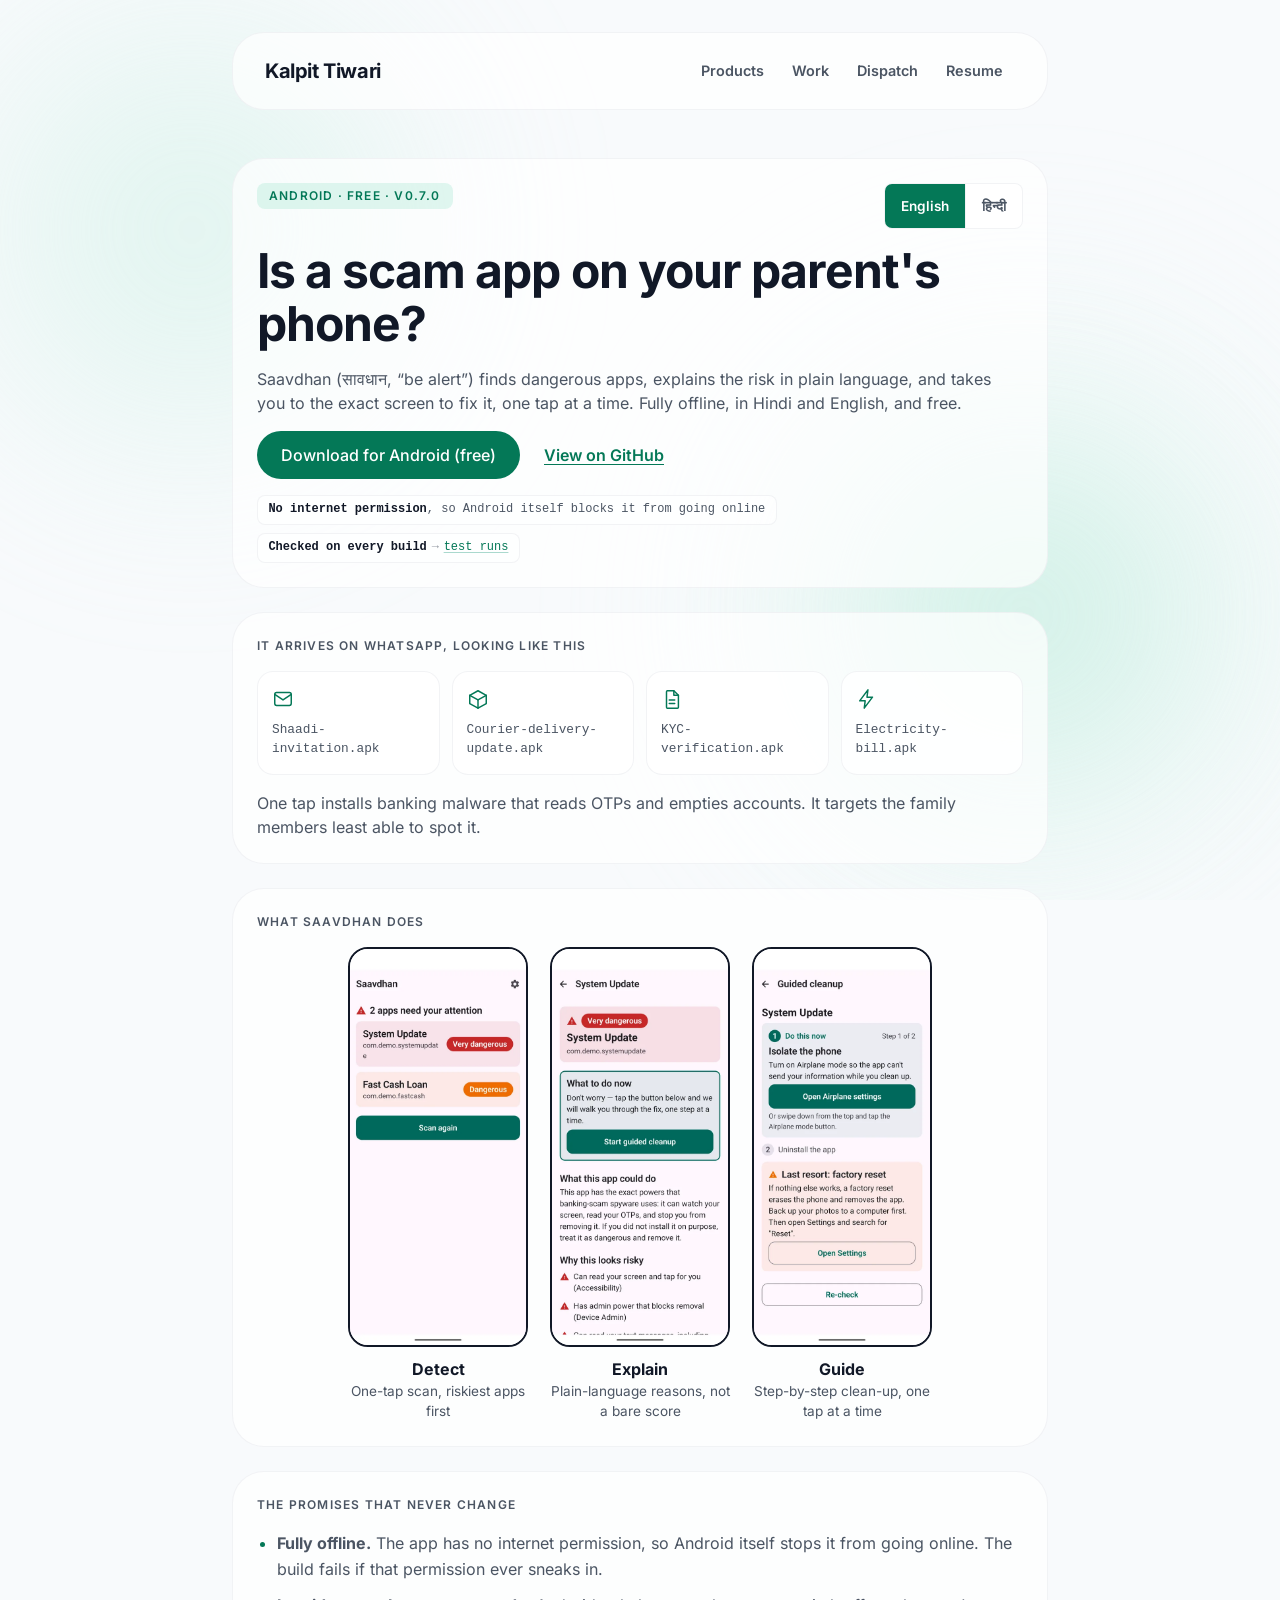
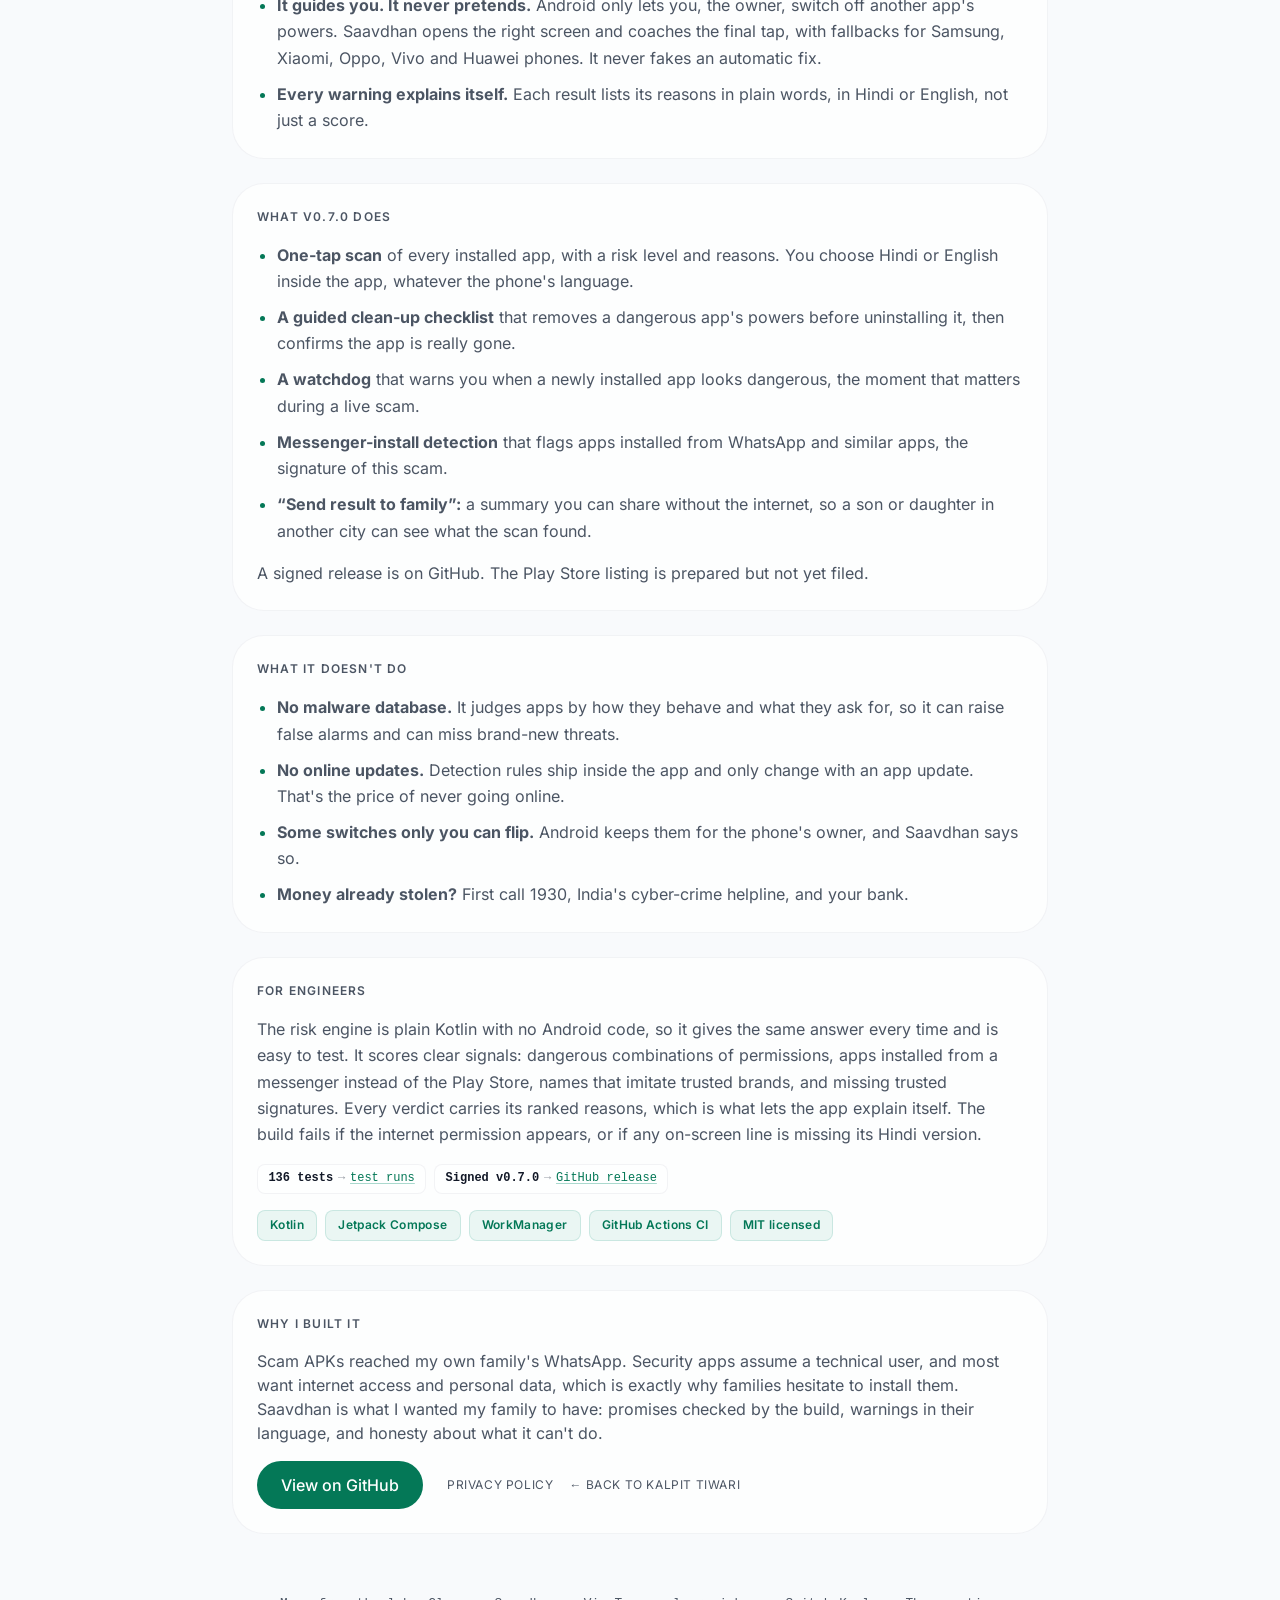
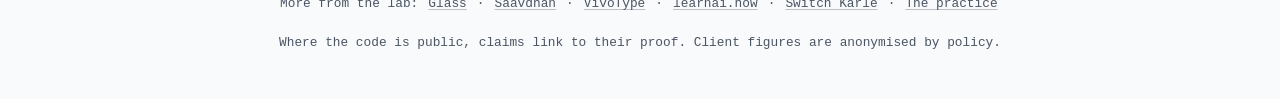
<file: saavdhan/index.html>
<!DOCTYPE html>
<html lang="en">
<head>
  <meta charset="UTF-8" />
  <meta name="viewport" content="width=device-width, initial-scale=1.0" />
  <meta name="description" content="Saavdhan (सावधान): a free, offline Android app that finds scam and spyware apps on a parent&#39;s phone, explains the risk in Hindi or English, and guides the fix." />
  <title>Saavdhan: free offline anti-scam app | Kalpit Tiwari</title>

    <meta property="og:type" content="website" />
  <meta property="og:site_name" content="Kalpit Tiwari" />
  <meta property="og:title" content="Saavdhan: find the scam app on your parent's phone, offline" />
  <meta property="og:description" content="A free Android app for Indian families: finds scam and spyware apps, explains the risk in Hindi or English, and walks you to the fix. It never goes online." />
  <meta property="og:image" content="https://kalpit.me/social-preview.png" />
  <meta property="og:url" content="https://kalpit.me/saavdhan/" />
  <meta name="twitter:card" content="summary_large_image" />
  <link rel="canonical" href="https://kalpit.me/saavdhan/" />
  <link rel="icon" type="image/svg+xml" href="/favicon.svg" />
  <link rel="apple-touch-icon" href="/apple-touch-icon.png" />
    <link rel="preload" href="/fonts/inter-latin-wght.woff2" as="font" type="font/woff2" crossorigin />

  
  <style>
    /* Saavdhan-only pieces. Colours come from the theme-saavdhan class (src/style.css). */
    .lang-toggle { display: inline-flex; border: 1px solid var(--color-border); border-radius: var(--radius-sm); overflow: hidden; background: #fff; margin-bottom: 1rem; }
    .lang-btn { font: inherit; font-size: 0.85rem; font-weight: 600; background: transparent; color: var(--color-secondary); border: 0; padding: 0 16px; min-height: 44px; cursor: pointer; }
    .lang-btn + .lang-btn { border-left: 1px solid var(--color-border); }
    .lang-btn.active { background: var(--color-accent-saavdhan-ink); color: #fff; }
    .hero-top { display: flex; justify-content: space-between; align-items: flex-start; gap: 1rem; flex-wrap: wrap; }
    .lure-grid { display: grid; grid-template-columns: repeat(4, 1fr); gap: 12px; }
    .lure-card { background: rgba(255,255,255,0.8); border: 1px solid var(--color-border); border-radius: var(--radius-md, 12px); padding: 16px 14px; display: flex; flex-direction: column; gap: 10px; }
    .lure-card svg { color: var(--color-accent-saavdhan-ink); }
    .lure-card code { font-size: 0.8rem; color: var(--color-secondary); word-break: break-word; }
    .sd-phones { display: flex; gap: 22px; flex-wrap: wrap; justify-content: center; }
    .sd-phone { width: 180px; max-width: 100%; margin: 0; text-align: center; }
    .sd-phone-frame { border: 2px solid var(--color-primary); border-radius: 20px; overflow: hidden; background: #fff; aspect-ratio: 1080 / 2400; }
    .sd-phone-frame img { width: 100%; height: 100%; object-fit: cover; display: block; }
    .sd-phone-caption { display: block; font-weight: 700; margin-top: 10px; }
    .sd-phone-sub { display: block; font-size: 0.85rem; color: var(--color-secondary); }
    @media (max-width: 768px) { .lure-grid { grid-template-columns: repeat(2, 1fr); } }
  </style>
  <script type="module" crossorigin src="/assets/saavdhan-ph-iMPtm.js"></script>
  <link rel="modulepreload" crossorigin href="/assets/modulepreload-polyfill-k1SOxtMh.js">
  <link rel="modulepreload" crossorigin href="/assets/main-BIIJhcUC.js">
  <link rel="stylesheet" crossorigin href="/assets/main-DooW7aIa.css">
  <link rel="stylesheet" crossorigin href="/assets/design-BvO2nQp7.css">
</head>
<body class="theme-saavdhan">

  <div class="mesh-bg">
    <div class="mesh-blob blob-1"></div>
    <div class="mesh-blob blob-2"></div>
    <div class="mesh-blob blob-3"></div>
  </div>

  <div class="app-container case-study-container">
    <header class="app-header">
      <a href="/" class="logo" style="text-decoration: none; color: inherit;">Kalpit Tiwari</a>
      <nav class="case-nav" aria-label="Main">
        <a href="/#apps">Products</a>
        <a href="/#work">Work</a>
        <a href="/dispatch/">Dispatch</a>
        <a href="/KalpitTiwari_Resume_AI_Transformation.pdf" target="_blank" rel="noopener">Resume</a>
      </nav>
    </header>

    <main class="case-study-grid">

            <div class="bento-card">
        <div class="card-content">
          <div class="hero-top">
            <div class="meta-tag label-caps app-tag">Android · Free · v0.7.0</div>
            <div class="lang-toggle" role="group" aria-label="Language">
              <button type="button" class="lang-btn active" id="lang-en" aria-pressed="true">English</button>
              <button type="button" class="lang-btn" id="lang-hi" aria-pressed="false">हिन्दी</button>
            </div>
          </div>
          <h1 class="h1"><span class="i18n-en">Is a scam app on your parent's phone?</span><span class="i18n-hi" lang="hi" hidden>क्या आपके माता-पिता के फ़ोन में scam app है?</span></h1>
          <p class="body-md text-secondary mt-4 prose-p"><span class="i18n-en">Saavdhan (सावधान, &ldquo;be alert&rdquo;) finds dangerous apps, explains the risk in plain language, and takes you to the exact screen to fix it, one tap at a time. Fully offline, in Hindi and English, and free.</span><span class="i18n-hi" lang="hi" hidden>सावधान ख़तरनाक apps ढूँढता है, ख़तरा आसान भाषा में समझाता है, और सही settings screen तक ले जाता है। पूरी तरह offline, हिन्दी और English में, और मुफ़्त।</span></p>
          <div class="mt-4" style="display:flex; align-items:center; gap:1.5rem; flex-wrap:wrap;">
            <a class="btn-primary" href="https://github.com/kalpitt/saavdhan/releases/latest/download/saavdhan.apk"><span class="i18n-en">Download for Android (free)</span><span class="i18n-hi" lang="hi" hidden>Android के लिए डाउनलोड करें (मुफ़्त)</span></a>
            <a class="link-secondary" href="https://github.com/kalpitt/saavdhan" target="_blank" rel="noopener">View on GitHub</a>
          </div>
          <div class="receipt-row mt-4">
            <span class="receipt"><span class="i18n-en"><b>No internet permission</b>, so Android itself blocks it from going online</span><span class="i18n-hi" lang="hi" hidden><b>कोई internet permission नहीं</b>, Android ख़ुद इसे online जाने से रोकता है</span></span>
            <span class="receipt"><b>Checked on every build</b> <span class="arrow">&rarr;</span> <a href="https://github.com/kalpitt/saavdhan/actions" target="_blank" rel="noopener">test runs</a></span>
          </div>
        </div>
      </div>

            <div class="bento-card">
        <div class="card-content">
          <h2 class="label-caps mb-4 text-secondary">It arrives on WhatsApp, looking like this</h2>
          <div class="lure-grid">
            <div class="lure-card">
              <svg width="22" height="22" viewBox="0 0 24 24" fill="none" stroke="currentColor" stroke-width="1.6" stroke-linecap="round" stroke-linejoin="round" aria-hidden="true"><rect x="3" y="5" width="18" height="14" rx="2"></rect><path d="M3 7l9 6 9-6"></path></svg>
              <code>Shaadi-invitation.apk</code>
            </div>
            <div class="lure-card">
              <svg width="22" height="22" viewBox="0 0 24 24" fill="none" stroke="currentColor" stroke-width="1.6" stroke-linecap="round" stroke-linejoin="round" aria-hidden="true"><path d="M3 8l9-5 9 5-9 5-9-5z"></path><path d="M3 8v9l9 5 9-5V8"></path><path d="M12 13v9"></path></svg>
              <code>Courier-delivery-update.apk</code>
            </div>
            <div class="lure-card">
              <svg width="22" height="22" viewBox="0 0 24 24" fill="none" stroke="currentColor" stroke-width="1.6" stroke-linecap="round" stroke-linejoin="round" aria-hidden="true"><path d="M7 3h7l5 5v13a1 1 0 0 1-1 1H7a1 1 0 0 1-1-1V4a1 1 0 0 1 1-1z"></path><path d="M14 3v5h5"></path><path d="M9 13h6M9 17h6"></path></svg>
              <code>KYC-verification.apk</code>
            </div>
            <div class="lure-card">
              <svg width="22" height="22" viewBox="0 0 24 24" fill="none" stroke="currentColor" stroke-width="1.6" stroke-linecap="round" stroke-linejoin="round" aria-hidden="true"><path d="M13 2L4 14h6l-1 8 9-12h-6l1-8z"></path></svg>
              <code>Electricity-bill.apk</code>
            </div>
          </div>
          <p class="body-md text-secondary mt-4">One tap installs banking malware that reads OTPs and empties accounts. It targets the family members least able to spot it.</p>
        </div>
      </div>

            <div class="bento-card">
        <div class="card-content">
          <h2 class="label-caps mb-4 text-secondary">What Saavdhan does</h2>
          <div class="sd-phones">
            <figure class="sd-phone">
              <div class="sd-phone-frame"><img src="/saavdhan/screenshots/detect.webp" width="540" height="1200" alt="Saavdhan scan results screen, risk-tinted cards with the most dangerous apps shown first" loading="lazy" /></div>
              <figcaption><span class="sd-phone-caption">Detect</span><span class="sd-phone-sub">One-tap scan, riskiest apps first</span></figcaption>
            </figure>
            <figure class="sd-phone">
              <div class="sd-phone-frame"><img src="/saavdhan/screenshots/explain.webp" width="540" height="1200" alt="Saavdhan app detail screen explaining in plain language why an app looks risky" loading="lazy" /></div>
              <figcaption><span class="sd-phone-caption">Explain</span><span class="sd-phone-sub">Plain-language reasons, not a bare score</span></figcaption>
            </figure>
            <figure class="sd-phone">
              <div class="sd-phone-frame"><img src="/saavdhan/screenshots/guide.webp" width="540" height="1200" alt="Saavdhan guided cleanup checklist walking through removing a dangerous app's powers" loading="lazy" /></div>
              <figcaption><span class="sd-phone-caption">Guide</span><span class="sd-phone-sub">Step-by-step clean-up, one tap at a time</span></figcaption>
            </figure>
          </div>
        </div>
      </div>

            <div class="bento-card">
        <div class="card-content prose">
          <h2 class="label-caps mb-4 text-secondary">The promises that never change</h2>
          <ul class="body-md text-secondary">
            <li><strong><span class="i18n-en">Fully offline.</span><span class="i18n-hi" lang="hi" hidden>पूरी तरह offline।</span></strong> The app has no internet permission, so Android itself stops it from going online. The build fails if that permission ever sneaks in.</li>
            <li><strong><span class="i18n-en">It guides you. It never pretends.</span><span class="i18n-hi" lang="hi" hidden>रास्ता दिखाता है, दिखावा नहीं करता।</span></strong> Android only lets you, the owner, switch off another app's powers. Saavdhan opens the right screen and coaches the final tap, with fallbacks for Samsung, Xiaomi, Oppo, Vivo and Huawei phones. It never fakes an automatic fix.</li>
            <li><strong><span class="i18n-en">Every warning explains itself.</span><span class="i18n-hi" lang="hi" hidden>हर चेतावनी अपना कारण बताती है।</span></strong> Each result lists its reasons in plain words, in Hindi or English, not just a score.</li>
          </ul>
        </div>
      </div>

            <div class="bento-card">
        <div class="card-content prose">
          <h2 class="label-caps mb-4 text-secondary">What v0.7.0 does</h2>
          <ul class="body-md text-secondary">
            <li><strong>One-tap scan</strong> of every installed app, with a risk level and reasons. You choose Hindi or English inside the app, whatever the phone's language.</li>
            <li><strong>A guided clean-up checklist</strong> that removes a dangerous app's powers before uninstalling it, then confirms the app is really gone.</li>
            <li><strong>A watchdog</strong> that warns you when a newly installed app looks dangerous, the moment that matters during a live scam.</li>
            <li><strong>Messenger-install detection</strong> that flags apps installed from WhatsApp and similar apps, the signature of this scam.</li>
            <li><strong>&ldquo;Send result to family&rdquo;:</strong> a summary you can share without the internet, so a son or daughter in another city can see what the scan found.</li>
          </ul>
          <p class="body-md text-secondary mt-4">A signed release is on GitHub. The Play Store listing is prepared but not yet filed.</p>
        </div>
      </div>

            <div class="bento-card">
        <div class="card-content prose">
          <h2 class="label-caps mb-4 text-secondary">What it doesn't do</h2>
          <ul class="body-md text-secondary">
            <li><strong>No malware database.</strong> It judges apps by how they behave and what they ask for, so it can raise false alarms and can miss brand-new threats.</li>
            <li><strong>No online updates.</strong> Detection rules ship inside the app and only change with an app update. That's the price of never going online.</li>
            <li><strong>Some switches only you can flip.</strong> Android keeps them for the phone's owner, and Saavdhan says so.</li>
            <li><strong>Money already stolen?</strong> First call 1930, India's cyber-crime helpline, and your bank.</li>
          </ul>
        </div>
      </div>

            <div class="bento-card" id="case-study">
        <div class="card-content prose">
          <h2 class="label-caps mb-4 text-secondary">For engineers</h2>
          <p class="body-md text-secondary">
            The risk engine is plain Kotlin with no Android code, so it gives the same answer every time and is easy to test.
            It scores clear signals: dangerous combinations of permissions, apps installed from a messenger instead of the
            Play Store, names that imitate trusted brands, and missing trusted signatures. Every verdict carries its ranked
            reasons, which is what lets the app explain itself. The build fails if the internet permission appears, or if any
            on-screen line is missing its Hindi version.
          </p>
          <div class="receipt-row mt-4">
            <span class="receipt"><b>136 tests</b> <span class="arrow">&rarr;</span> <a href="https://github.com/kalpitt/saavdhan/actions" target="_blank" rel="noopener">test runs</a></span>
            <span class="receipt"><b>Signed v0.7.0</b> <span class="arrow">&rarr;</span> <a href="https://github.com/kalpitt/saavdhan/releases/tag/v0.7.0" target="_blank" rel="noopener">GitHub release</a></span>
          </div>
          <div class="tech-pills mt-4">
            <span class="tech-pill">Kotlin</span>
            <span class="tech-pill">Jetpack Compose</span>
            <span class="tech-pill">WorkManager</span>
            <span class="tech-pill">GitHub Actions CI</span>
            <span class="tech-pill">MIT licensed</span>
          </div>
        </div>
      </div>

            <div class="bento-card">
        <div class="card-content">
          <h2 class="label-caps mb-4 text-secondary">Why I built it</h2>
          <p class="body-md text-secondary">
            Scam APKs reached my own family's WhatsApp. Security apps assume a technical user, and most want internet access
            and personal data, which is exactly why families hesitate to install them. Saavdhan is what I wanted my family to
            have: promises checked by the build, warnings in their language, and honesty about what it can't do.
          </p>
          <div class="mt-4" style="display:flex; align-items:center; gap:1.5rem; flex-wrap:wrap;">
            <a href="https://github.com/kalpitt/saavdhan" target="_blank" rel="noopener" class="btn-primary">View on GitHub</a>
            <div class="social-links">
              <a href="/saavdhan/privacy.html">Privacy policy</a>
              <a href="/">← Back to Kalpit Tiwari</a>
            </div>
          </div>
        </div>
      </div>

    </main>

    <footer class="eco-footer">
      <p>More from the lab: <a href="/flagship/">Glass</a> &middot; <a href="/saavdhan/">Saavdhan</a> &middot; <a href="/vivotype/">VivoType</a> &middot; <a href="/learnai/">learnai.how</a> &middot; <a href="https://switchkarle.fyi/" target="_blank" rel="noopener">Switch Karle</a> &middot; <a href="/systems/">The practice</a></p>
      <p>Where the code is public, claims link to their proof. Client figures are anonymised by policy.</p>
    </footer>
  </div>

  <script>
    (function () {
      var enBtn = document.getElementById('lang-en');
      var hiBtn = document.getElementById('lang-hi');
      if (!enBtn || !hiBtn) { return; }
      var enEls = document.querySelectorAll('.i18n-en');
      var hiEls = document.querySelectorAll('.i18n-hi');

      function setLang(lang) {
        var isHi = lang === 'hi';
        enEls.forEach(function (el) { el.hidden = isHi; });
        hiEls.forEach(function (el) { el.hidden = !isHi; });
        enBtn.classList.toggle('active', !isHi);
        hiBtn.classList.toggle('active', isHi);
        enBtn.setAttribute('aria-pressed', String(!isHi));
        hiBtn.setAttribute('aria-pressed', String(isHi));
      }

      enBtn.addEventListener('click', function () { setLang('en'); });
      hiBtn.addEventListener('click', function () { setLang('hi'); });
    })();
  </script>
</body>
</html>
</file>
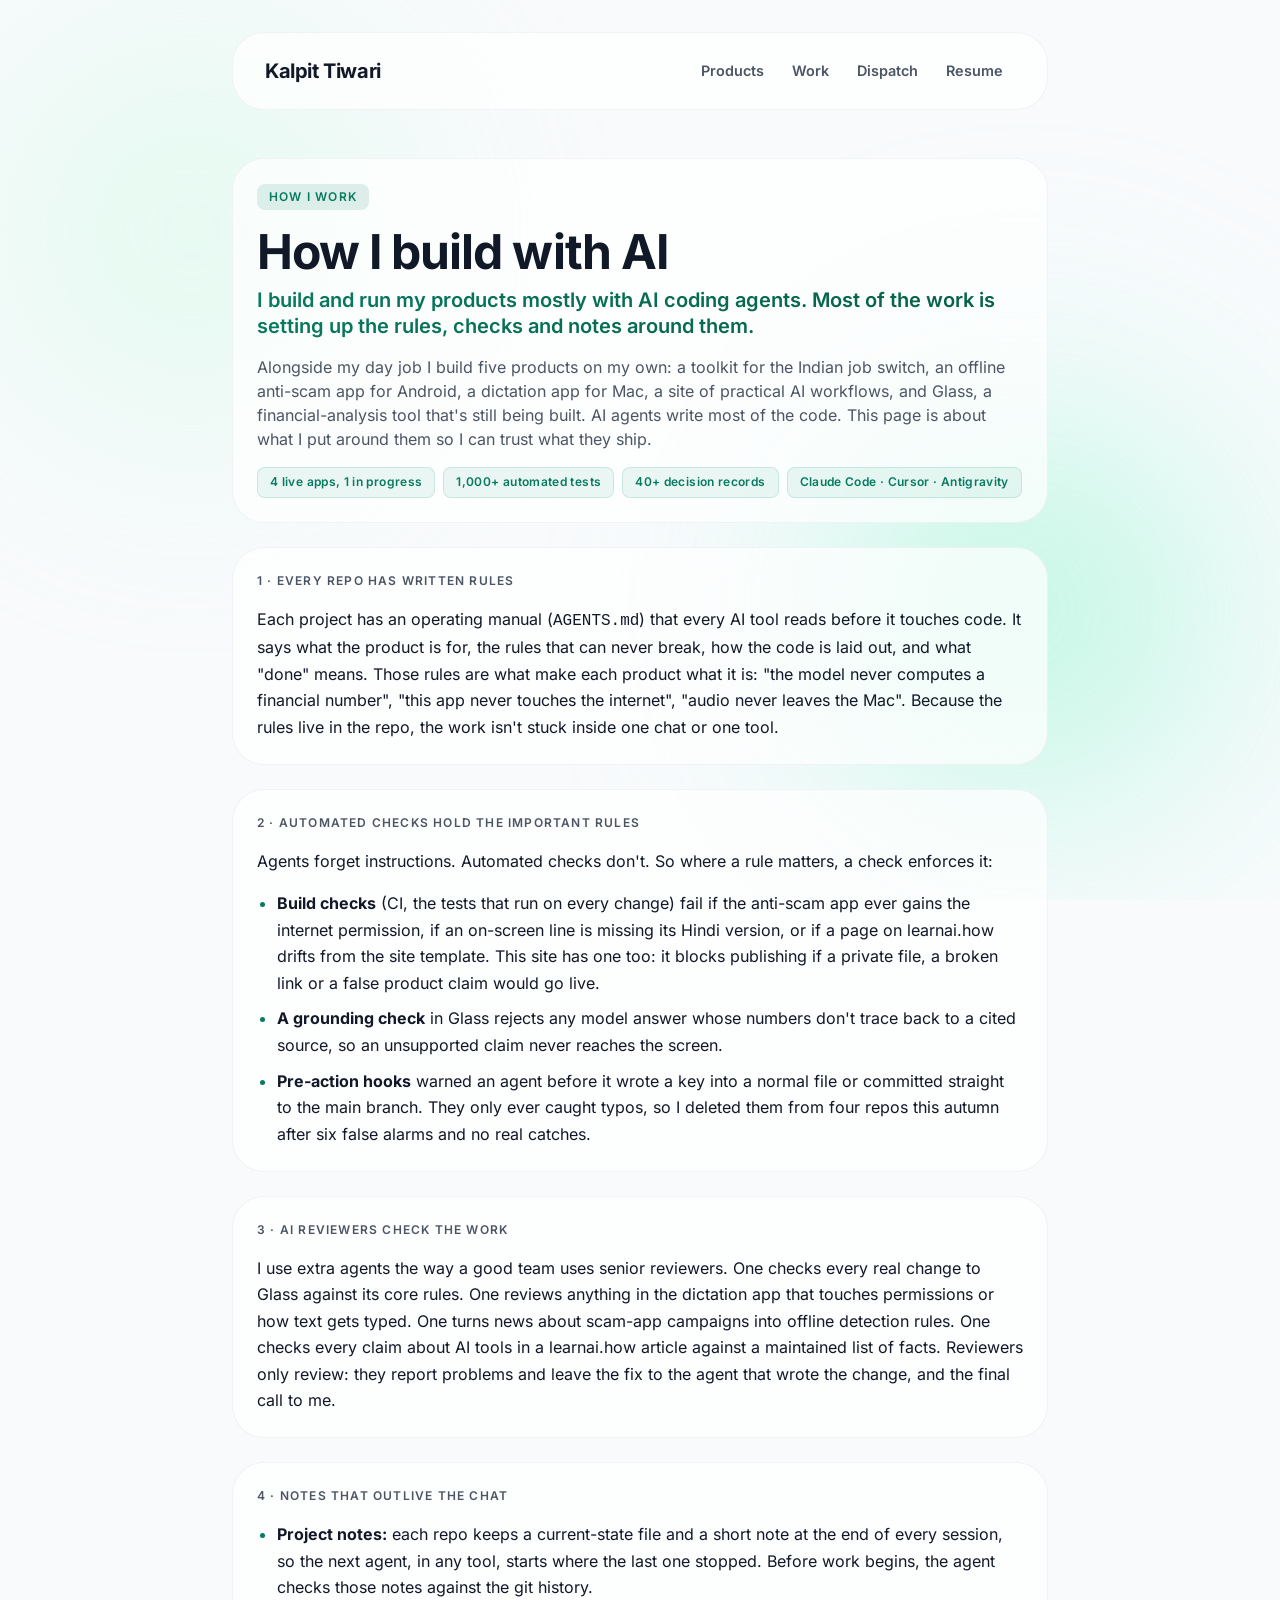
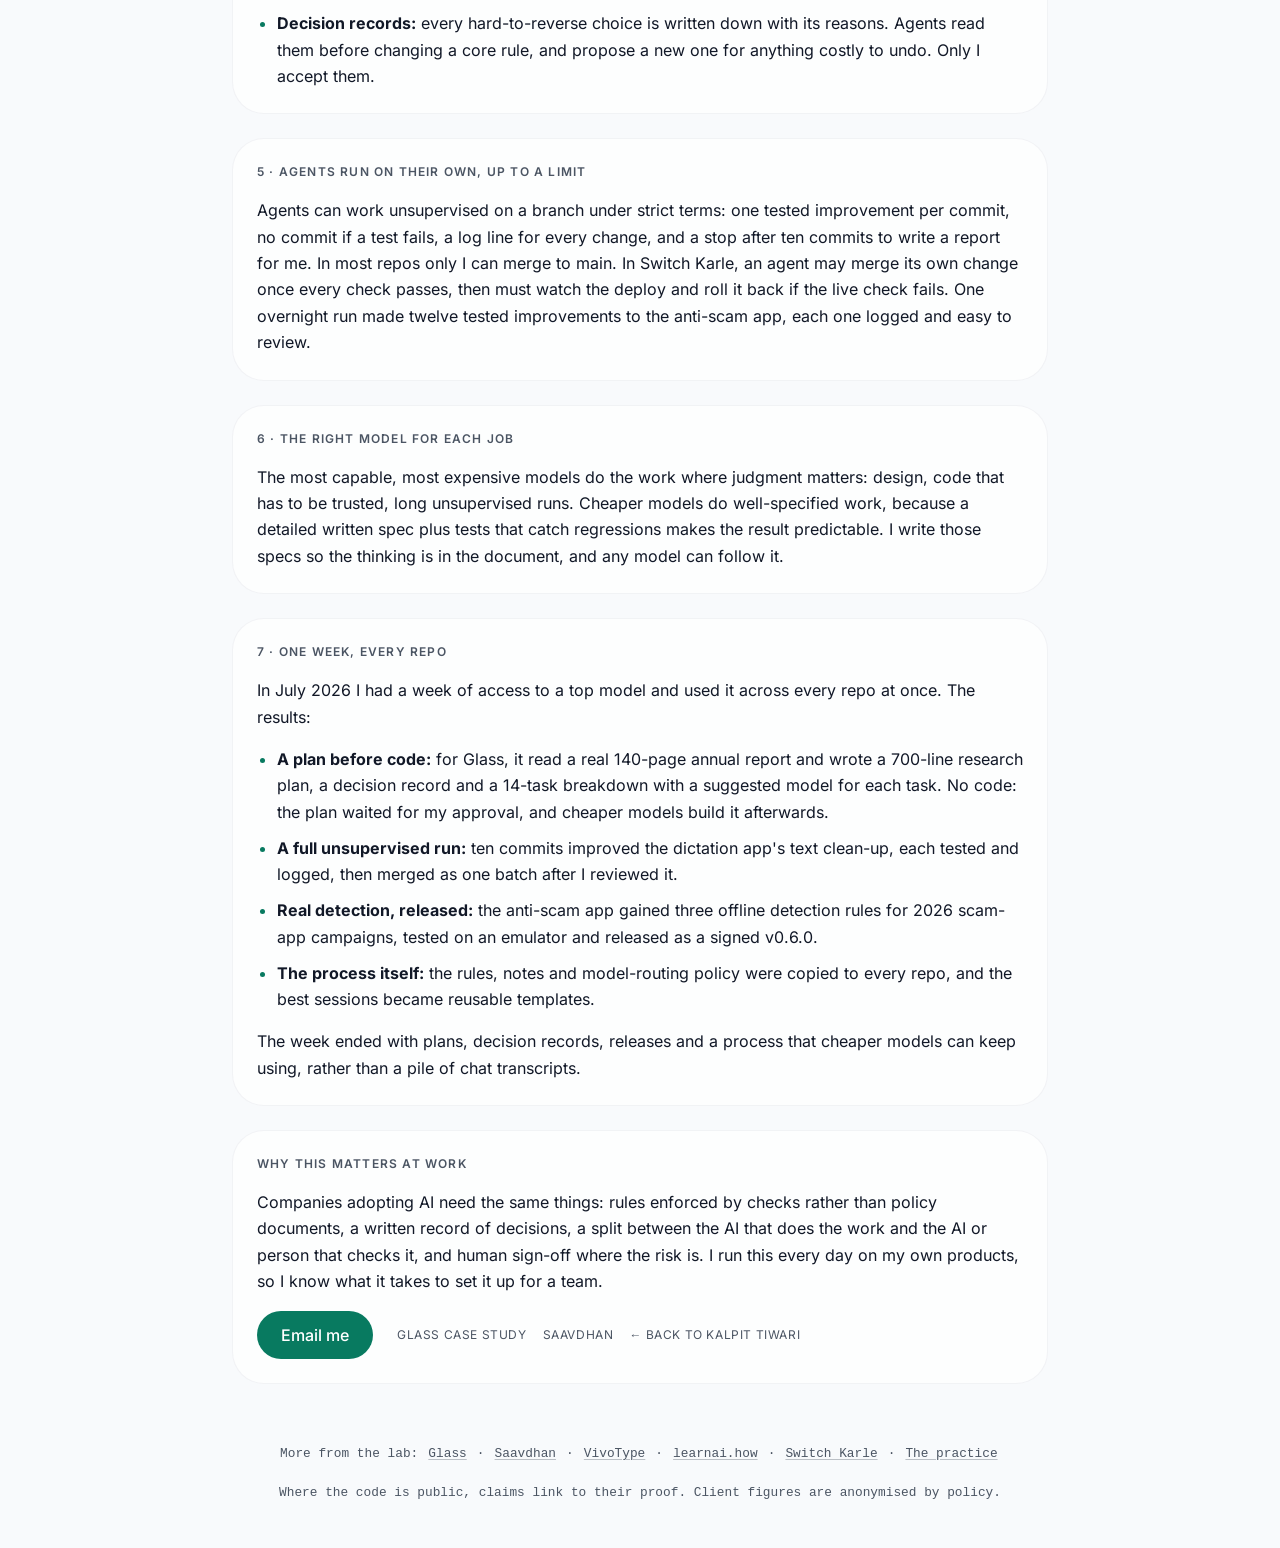
<file: systems/index.html>
<!DOCTYPE html>
<html lang="en">
<head>
  <meta charset="UTF-8" />
  <meta name="viewport" content="width=device-width, initial-scale=1.0" />
  <meta name="description" content="How Kalpit Tiwari builds products with AI coding agents: written rules in every repo, automated checks, AI reviewers, project notes, decision records and human sign-off." />
  <title>How I build with AI | Kalpit Tiwari</title>

    <meta property="og:type" content="website" />
  <meta property="og:site_name" content="Kalpit Tiwari" />
  <meta property="og:title" content="How I build with AI" />
  <meta property="og:description" content="Written rules, automated checks, AI reviewers and human sign-off: what I put around AI coding agents so I can trust what they ship." />
  <meta property="og:image" content="https://kalpit.me/social-preview.png" />
  <meta property="og:url" content="https://kalpit.me/systems/" />
  <meta name="twitter:card" content="summary_large_image" />
  <link rel="canonical" href="https://kalpit.me/systems/" />
  <link rel="icon" type="image/svg+xml" href="/favicon.svg" />
  <link rel="apple-touch-icon" href="/apple-touch-icon.png" />
    <link rel="preload" href="/fonts/inter-latin-wght.woff2" as="font" type="font/woff2" crossorigin />

    <script type="module" crossorigin src="/assets/systems-ph-iMPtm.js"></script>
  <link rel="modulepreload" crossorigin href="/assets/modulepreload-polyfill-k1SOxtMh.js">
  <link rel="modulepreload" crossorigin href="/assets/main-BIIJhcUC.js">
  <link rel="stylesheet" crossorigin href="/assets/main-DooW7aIa.css">
  <link rel="stylesheet" crossorigin href="/assets/design-BvO2nQp7.css">
</head>
<body>

    <div class="mesh-bg">
    <div class="mesh-blob blob-1"></div>
    <div class="mesh-blob blob-2"></div>
    <div class="mesh-blob blob-3"></div>
  </div>

  <div class="app-container case-study-container">
    <header class="app-header">
      <a href="/" class="logo" style="text-decoration: none; color: inherit;">Kalpit Tiwari</a>
      <nav class="case-nav" aria-label="Main">
        <a href="/#apps">Products</a>
        <a href="/#work">Work</a>
        <a href="/dispatch/">Dispatch</a>
        <a href="/KalpitTiwari_Resume_AI_Transformation.pdf" target="_blank" rel="noopener">Resume</a>
      </nav>
    </header>

    <main class="case-study-grid">

            <div class="bento-card">
        <div class="card-content">
          <div class="meta-tag label-caps app-tag">How I work</div>
          <h1 class="h1">How I build with AI</h1>
          <p class="h3 gradient-text mt-2">I build and run my products mostly with AI coding agents. Most of the work is setting up the rules, checks and notes around them.</p>
          <p class="body-md text-secondary mt-4 prose-p">
            Alongside my day job I build five products on my own: a toolkit for the Indian job switch, an offline
            anti-scam app for Android, a dictation app for Mac, a site of practical AI workflows, and Glass, a
            financial-analysis tool that's still being built. AI agents write most of the code. This page is about
            what I put around them so I can trust what they ship.
          </p>
          <div class="tech-pills mt-4">
            <span class="tech-pill">4 live apps, 1 in progress</span>
            <span class="tech-pill">1,000+ automated tests</span>
            <span class="tech-pill">40+ decision records</span>
            <span class="tech-pill">Claude Code · Cursor · Antigravity</span>
          </div>
        </div>
      </div>

            <div class="bento-card">
        <div class="card-content prose">
          <h2 class="label-caps mb-4 text-secondary">1 · Every repo has written rules</h2>
          <p class="body-md">
            Each project has an operating manual (<code>AGENTS.md</code>) that every AI tool reads before it touches
            code. It says what the product is for, the rules that can never break, how the code is laid out, and
            what "done" means. Those rules are what make each product what it is: "the model never computes a
            financial number", "this app never touches the internet", "audio never leaves the Mac". Because the
            rules live in the repo, the work isn't stuck inside one chat or one tool.
          </p>
        </div>
      </div>

            <div class="bento-card">
        <div class="card-content prose">
          <h2 class="label-caps mb-4 text-secondary">2 · Automated checks hold the important rules</h2>
          <p class="body-md">
            Agents forget instructions. Automated checks don't. So where a rule matters, a check enforces it:
          </p>
          <ul class="body-md">
            <li><strong>Build checks</strong> (CI, the tests that run on every change) fail if the anti-scam app ever
            gains the internet permission, if an on-screen line is missing its Hindi version, or if a page on
            learnai.how drifts from the site template. This site has one too: it blocks publishing if a private file,
            a broken link or a false product claim would go live.</li>
            <li><strong>A grounding check</strong> in Glass rejects any model answer whose numbers don't trace back
            to a cited source, so an unsupported claim never reaches the screen.</li>
            <li><strong>Pre-action hooks</strong> warned an agent before it wrote a key into a normal file or
            committed straight to the main branch. They only ever caught typos, so I deleted them from four repos
            this autumn after six false alarms and no real catches.</li>
          </ul>
        </div>
      </div>

            <div class="bento-card">
        <div class="card-content prose">
          <h2 class="label-caps mb-4 text-secondary">3 · AI reviewers check the work</h2>
          <p class="body-md">
            I use extra agents the way a good team uses senior reviewers. One checks every real change to Glass
            against its core rules. One reviews anything in the dictation app that touches permissions or how text
            gets typed. One turns news about scam-app campaigns into offline detection rules. One checks every claim
            about AI tools in a learnai.how article against a maintained list of facts. Reviewers only review: they
            report problems and leave the fix to the agent that wrote the change, and the final call to me.
          </p>
        </div>
      </div>

            <div class="bento-card">
        <div class="card-content prose">
          <h2 class="label-caps mb-4 text-secondary">4 · Notes that outlive the chat</h2>
          <ul class="body-md">
            <li><strong>Project notes:</strong> each repo keeps a current-state file and a short note at the end of
            every session, so the next agent, in any tool, starts where the last one stopped. Before work begins, the
            agent checks those notes against the git history.</li>
            <li><strong>Decision records:</strong> every hard-to-reverse choice is written down with its reasons.
            Agents read them before changing a core rule, and propose a new one for anything costly to undo. Only I
            accept them.</li>
          </ul>
        </div>
      </div>

            <div class="bento-card">
        <div class="card-content prose">
          <h2 class="label-caps mb-4 text-secondary">5 · Agents run on their own, up to a limit</h2>
          <p class="body-md">
            Agents can work unsupervised on a branch under strict terms: one tested improvement per commit, no commit
            if a test fails, a log line for every change, and a stop after ten commits to write a report for me. In
            most repos only I can merge to main. In Switch Karle, an agent may merge its own change once every check
            passes, then must watch the deploy and roll it back if the live check fails. One overnight run made twelve
            tested improvements to the anti-scam app, each one logged and easy to review.
          </p>
        </div>
      </div>

            <div class="bento-card">
        <div class="card-content prose">
          <h2 class="label-caps mb-4 text-secondary">6 · The right model for each job</h2>
          <p class="body-md">
            The most capable, most expensive models do the work where judgment matters: design, code that has to be
            trusted, long unsupervised runs. Cheaper models do well-specified work, because a detailed written spec
            plus tests that catch regressions makes the result predictable. I write those specs so the thinking is in
            the document, and any model can follow it.
          </p>
        </div>
      </div>

            <div class="bento-card">
        <div class="card-content prose">
          <h2 class="label-caps mb-4 text-secondary">7 · One week, every repo</h2>
          <p class="body-md">
            In July 2026 I had a week of access to a top model and used it across every repo at once. The results:
          </p>
          <ul class="body-md">
            <li><strong>A plan before code:</strong> for Glass, it read a real 140-page annual report and wrote a
            700-line research plan, a decision record and a 14-task breakdown with a suggested model for each task. No
            code: the plan waited for my approval, and cheaper models build it afterwards.</li>
            <li><strong>A full unsupervised run:</strong> ten commits improved the dictation app's text clean-up, each
            tested and logged, then merged as one batch after I reviewed it.</li>
            <li><strong>Real detection, released:</strong> the anti-scam app gained three offline detection rules for
            2026 scam-app campaigns, tested on an emulator and released as a signed v0.6.0.</li>
            <li><strong>The process itself:</strong> the rules, notes and model-routing policy were copied to every
            repo, and the best sessions became reusable templates.</li>
          </ul>
          <p class="body-md">
            The week ended with plans, decision records, releases and a process that cheaper models can keep using,
            rather than a pile of chat transcripts.
          </p>
        </div>
      </div>

            <div class="bento-card">
        <div class="card-content prose">
          <h2 class="label-caps mb-4 text-secondary">Why this matters at work</h2>
          <p class="body-md">
            Companies adopting AI need the same things: rules enforced by checks rather than policy documents, a
            written record of decisions, a split between the AI that does the work and the AI or person that checks
            it, and human sign-off where the risk is. I run this every day on my own products, so I know what it takes
            to set it up for a team.
          </p>
          <div class="mt-4" style="display:flex; align-items:center; gap:1.5rem; flex-wrap:wrap;">
            <a href="mailto:tiwari.kalpit@gmail.com" class="btn-primary">Email me</a>
            <div class="social-links">
              <a href="/flagship/">Glass case study</a>
              <a href="/saavdhan/">Saavdhan</a>
              <a href="/">← Back to Kalpit Tiwari</a>
            </div>
          </div>
        </div>
      </div>

    </main>

    <footer class="eco-footer">
      <p>More from the lab: <a href="/flagship/">Glass</a> &middot; <a href="/saavdhan/">Saavdhan</a> &middot; <a href="/vivotype/">VivoType</a> &middot; <a href="/learnai/">learnai.how</a> &middot; <a href="https://switchkarle.fyi/" target="_blank" rel="noopener">Switch Karle</a> &middot; <a href="/systems/">The practice</a></p>
      <p>Where the code is public, claims link to their proof. Client figures are anonymised by policy.</p>
    </footer>
  </div>

  </body>
</html>
</file>
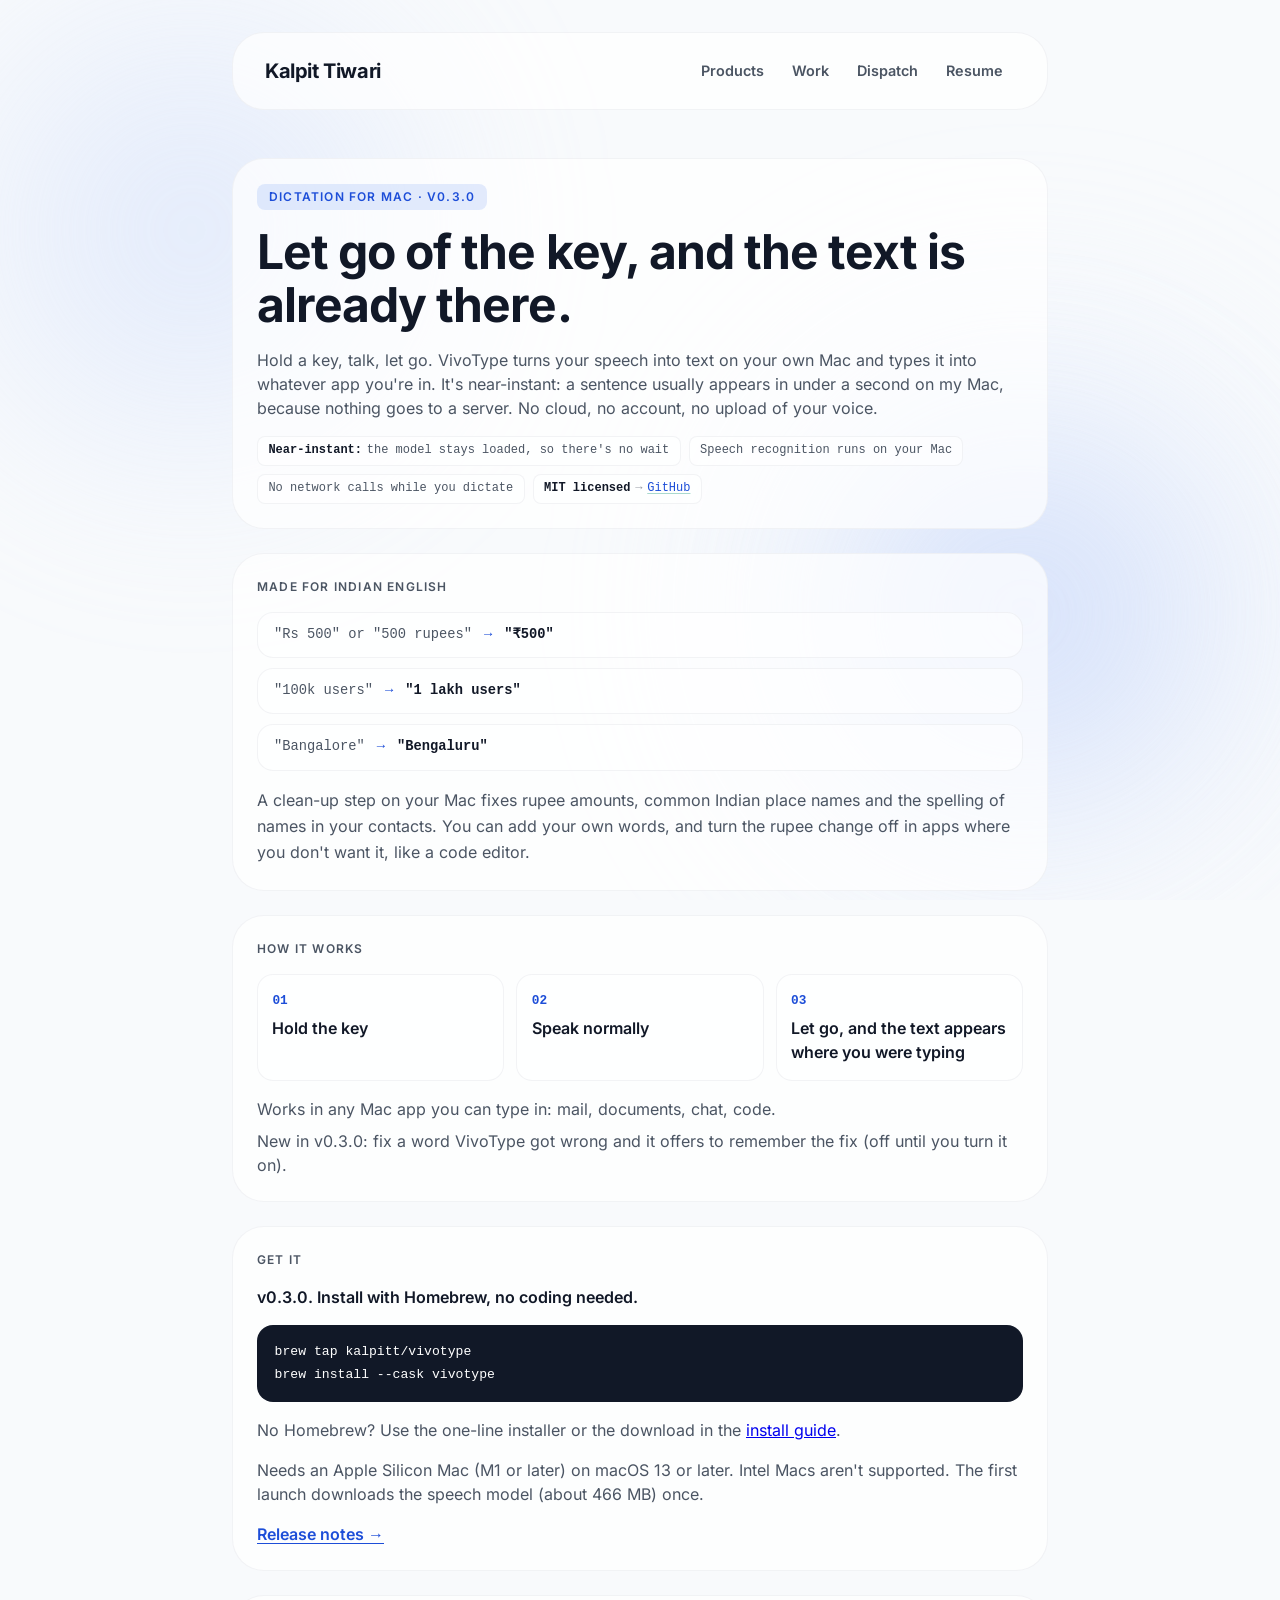
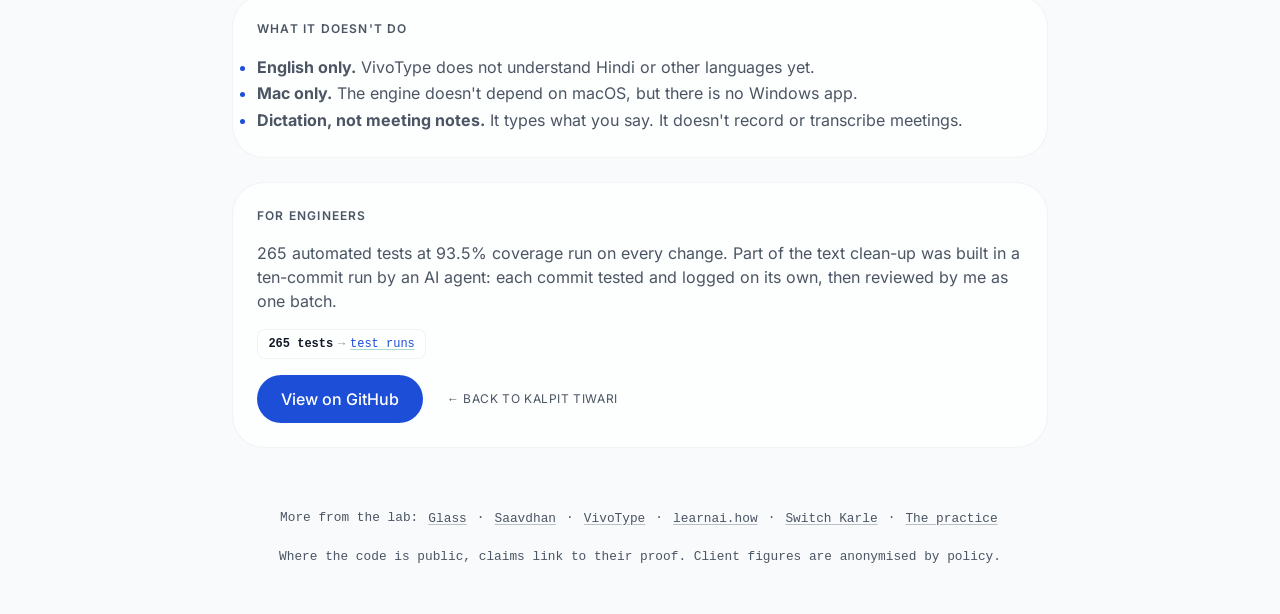
<file: vivotype/index.html>
<!DOCTYPE html>
<html lang="en">
<head>
  <meta charset="UTF-8" />
  <meta name="viewport" content="width=device-width, initial-scale=1.0" />
  <meta name="description" content="VivoType: free, open-source, near-instant dictation for Mac. Hold a key, speak, let go, and the text appears in any app. Nothing is uploaded." />
  <title>VivoType: on-device dictation for Mac | Kalpit Tiwari</title>

    <meta property="og:type" content="website" />
  <meta property="og:site_name" content="Kalpit Tiwari" />
  <meta property="og:title" content="VivoType: on-device dictation for Mac" />
  <meta property="og:description" content="Let go of the key, and the text is already there. Nothing leaves your Mac." />
  <meta property="og:image" content="https://kalpit.me/social-preview.png" />
  <meta property="og:url" content="https://kalpit.me/vivotype/" />
  <meta name="twitter:card" content="summary_large_image" />
  <link rel="canonical" href="https://kalpit.me/vivotype/" />
  <link rel="icon" type="image/svg+xml" href="/favicon.svg" />
  <link rel="apple-touch-icon" href="/apple-touch-icon.png" />
    <link rel="preload" href="/fonts/inter-latin-wght.woff2" as="font" type="font/woff2" crossorigin />

  
    <script type="application/ld+json">
  {
    "@context": "https://schema.org",
    "@type": "SoftwareApplication",
    "name": "VivoType",
    "operatingSystem": "macOS",
    "applicationCategory": "UtilityApplication",
    "offers": {
      "@type": "Offer",
      "price": "0",
      "priceCurrency": "USD"
    },
    "url": "https://kalpit.me/vivotype/",
    "author": {
      "@type": "Person",
      "name": "Kalpit Tiwari",
      "url": "https://kalpit.me"
    }
  }
  </script>
  <script type="module" crossorigin src="/assets/vivotype-ph-iMPtm.js"></script>
  <link rel="modulepreload" crossorigin href="/assets/modulepreload-polyfill-k1SOxtMh.js">
  <link rel="modulepreload" crossorigin href="/assets/main-BIIJhcUC.js">
  <link rel="stylesheet" crossorigin href="/assets/main-DooW7aIa.css">
  <link rel="stylesheet" crossorigin href="/assets/design-BvO2nQp7.css">
</head>
<body class="theme-vivotype">

    <div class="mesh-bg">
    <div class="mesh-blob blob-1"></div>
    <div class="mesh-blob blob-2"></div>
    <div class="mesh-blob blob-3"></div>
  </div>

  <div class="app-container case-study-container">
    <header class="app-header">
      <a href="/" class="logo" style="text-decoration: none; color: inherit;">Kalpit Tiwari</a>
      <nav class="case-nav" aria-label="Main">
        <a href="/#apps">Products</a>
        <a href="/#work">Work</a>
        <a href="/dispatch/">Dispatch</a>
        <a href="/KalpitTiwari_Resume_AI_Transformation.pdf" target="_blank" rel="noopener">Resume</a>
      </nav>
    </header>

    <main class="case-study-grid">

            <div class="bento-card">
        <div class="card-content">
          <div class="meta-tag label-caps app-tag">Dictation for Mac · v0.3.0</div>
          <h1 class="h1">Let go of the key, and the text is already there.</h1>
          <p class="body-md text-secondary mt-4 prose-p">
            Hold a key, talk, let go. VivoType turns your speech into text on your own Mac and types it into
            whatever app you're in. It's near-instant: a sentence usually appears in under a second on my Mac,
            because nothing goes to a server. No cloud, no account, no upload of your voice.
          </p>
          <div class="receipt-row mt-4">
            <span class="receipt"><b>Near-instant:</b> the model stays loaded, so there's no wait</span>
            <span class="receipt">Speech recognition runs on your Mac</span>
            <span class="receipt">No network calls while you dictate</span>
            <span class="receipt"><b>MIT licensed</b> <span class="arrow">&rarr;</span> <a href="https://github.com/kalpitt/VivoType" target="_blank" rel="noopener">GitHub</a></span>
          </div>
        </div>
      </div>

            <div class="bento-card">
        <div class="card-content prose">
          <h2 class="label-caps mb-4 text-secondary">Made for Indian English</h2>
          <div class="transform-rows">
            <div class="transform-row"><code class="from">"Rs 500" or "500 rupees"</code><span class="arrow">&rarr;</span><code class="result">"₹500"</code></div>
            <div class="transform-row"><code class="from">"100k users"</code><span class="arrow">&rarr;</span><code class="result">"1 lakh users"</code></div>
            <div class="transform-row"><code class="from">"Bangalore"</code><span class="arrow">&rarr;</span><code class="result">"Bengaluru"</code></div>
          </div>
          <p class="body-md text-secondary mt-4">
            A clean-up step on your Mac fixes rupee amounts, common Indian place names and the spelling of names
            in your contacts. You can add your own words, and turn the rupee change off in apps where you don't
            want it, like a code editor.
          </p>
        </div>
      </div>

            <div class="bento-card">
        <div class="card-content">
          <h2 class="label-caps mb-4 text-secondary">How it works</h2>
          <div class="step-grid">
            <div class="step-item"><span class="step-num">01</span><p class="body-md font-semibold">Hold the key</p></div>
            <div class="step-item"><span class="step-num">02</span><p class="body-md font-semibold">Speak normally</p></div>
            <div class="step-item"><span class="step-num">03</span><p class="body-md font-semibold">Let go, and the text appears where you were typing</p></div>
          </div>
          <p class="body-md text-secondary mt-4">Works in any Mac app you can type in: mail, documents, chat, code.</p>
          <p class="body-md text-secondary mt-2">New in v0.3.0: fix a word VivoType got wrong and it offers to remember
            the fix (off until you turn it on).</p>
        </div>
      </div>

            <div class="bento-card">
        <div class="card-content">
          <h2 class="label-caps mb-4 text-secondary">Get it</h2>
          <p class="body-md font-semibold mb-4">v0.3.0. Install with Homebrew, no coding needed.</p>
          <div class="code-block">brew tap kalpitt/vivotype
brew install --cask vivotype</div>
          <p class="body-md text-secondary mt-4">
            No Homebrew? Use the one-line installer or the download in the
            <a href="https://github.com/kalpitt/VivoType#getting-started" target="_blank" rel="noopener">install guide</a>.
          </p>
          <p class="body-md text-secondary mt-4">
            Needs an Apple Silicon Mac (M1 or later) on macOS 13 or later. Intel Macs aren't supported.
            The first launch downloads the speech model (about 466 MB) once.
          </p>
          <div class="mt-4">
            <a href="https://github.com/kalpitt/VivoType/releases" target="_blank" rel="noopener" class="link-secondary">Release notes &rarr;</a>
          </div>
        </div>
      </div>

            <div class="bento-card">
        <div class="card-content">
          <h2 class="label-caps mb-4 text-secondary">What it doesn't do</h2>
          <ul class="body-md text-secondary prose">
            <li><strong>English only.</strong> VivoType does not understand Hindi or other languages yet.</li>
            <li><strong>Mac only.</strong> The engine doesn't depend on macOS, but there is no Windows app.</li>
            <li><strong>Dictation, not meeting notes.</strong> It types what you say. It doesn't record or transcribe meetings.</li>
          </ul>
        </div>
      </div>

            <div class="bento-card">
        <div class="card-content">
          <h2 class="label-caps mb-4 text-secondary">For engineers</h2>
          <p class="body-md text-secondary">
            265 automated tests at 93.5% coverage run on every change. Part of the text clean-up was built in a
            ten-commit run by an AI agent: each commit tested and logged on its own, then reviewed by me as one batch.
          </p>
          <div class="receipt-row mt-4">
            <span class="receipt"><b>265 tests</b> <span class="arrow">&rarr;</span> <a href="https://github.com/kalpitt/VivoType/actions/workflows/test.yml" target="_blank" rel="noopener">test runs</a></span>
          </div>
          <div class="mt-4" style="display:flex; align-items:center; gap:1.5rem; flex-wrap:wrap;">
            <a href="https://github.com/kalpitt/VivoType" target="_blank" rel="noopener" class="btn-primary">View on GitHub</a>
            <div class="social-links"><a href="/">← Back to Kalpit Tiwari</a></div>
          </div>
        </div>
      </div>

    </main>

    <footer class="eco-footer">
      <p>More from the lab: <a href="/flagship/">Glass</a> &middot; <a href="/saavdhan/">Saavdhan</a> &middot; <a href="/vivotype/">VivoType</a> &middot; <a href="/learnai/">learnai.how</a> &middot; <a href="https://switchkarle.fyi/" target="_blank" rel="noopener">Switch Karle</a> &middot; <a href="/systems/">The practice</a></p>
      <p>Where the code is public, claims link to their proof. Client figures are anonymised by policy.</p>
    </footer>
  </div>

  </body>
</html>
</file>
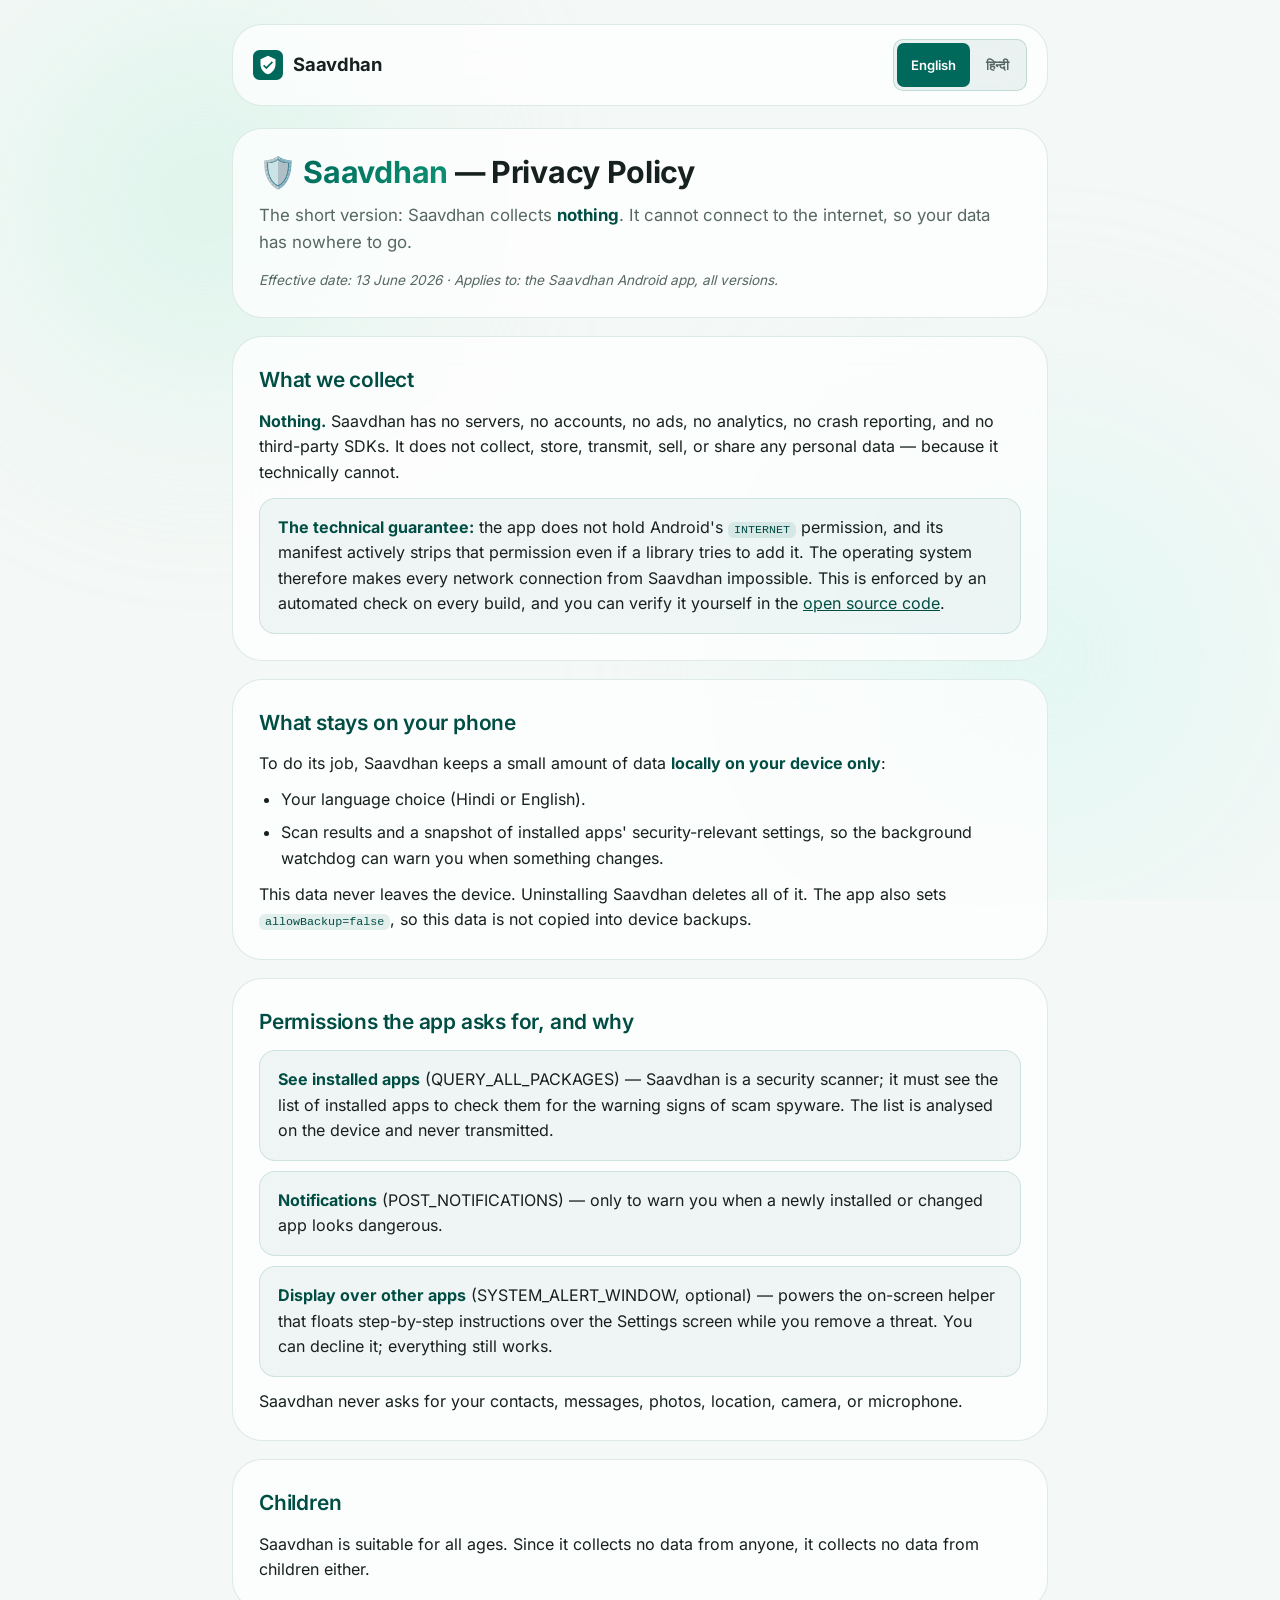
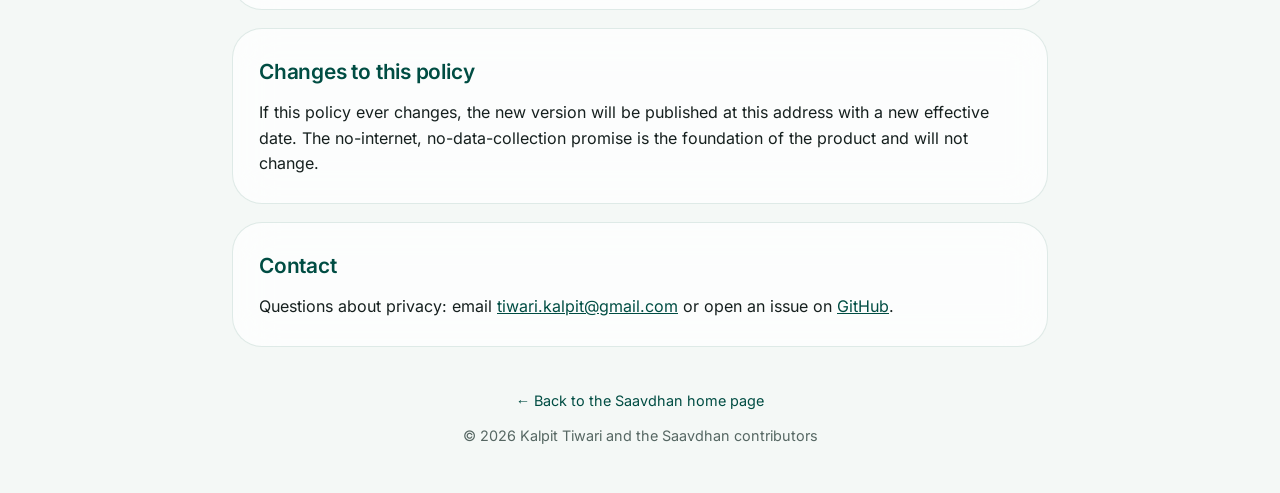
<file: saavdhan/privacy.html>
<!DOCTYPE html>
<html lang="en">
<head>
<meta charset="utf-8">
<meta name="viewport" content="width=device-width, initial-scale=1">
<title>Saavdhan privacy policy | Kalpit Tiwari</title>
<meta name="description" content="Saavdhan privacy policy: the app collects no data, holds no INTERNET permission, and everything stays on your phone.">
<link rel="canonical" href="https://kalpit.me/saavdhan/privacy.html">
<meta property="og:type" content="website">
<meta property="og:site_name" content="Kalpit Tiwari">
<meta property="og:title" content="Saavdhan privacy policy">
<meta property="og:description" content="Saavdhan collects no data, has no internet permission, and everything stays on your phone.">
<meta property="og:image" content="https://kalpit.me/social-preview.png">
<meta property="og:url" content="https://kalpit.me/saavdhan/privacy.html">
<meta name="twitter:card" content="summary_large_image">
<link rel="icon" href="/saavdhan/favicon.svg" type="image/svg+xml">
<link rel="apple-touch-icon" href="/apple-touch-icon.png">
<script>
(function(){
  var l=null;
  try { l=localStorage.getItem('lang'); } catch(e) {}
  if(l!=='en'&&l!=='hi') l=(navigator.language||'').indexOf('hi')===0?'hi':'en';
  document.documentElement.lang=l;
})();
</script>
<style>
  @font-face { font-family:'Inter'; font-style:normal; font-weight:100 900; font-display:swap; src:url('/fonts/inter-latin-wght.woff2') format('woff2'); }

  :root {
    --teal:#00695C; --teal-bright:#0D9373; --teal-dark:#004D43;
    --ink:#16201f; --muted:#566763; --bg:#F4F8F6;
    --surface:rgba(255,255,255,0.72); --surface-hover:rgba(255,255,255,0.95);
    --inner:rgba(0,105,92,0.05); --border:rgba(210,226,221,0.7);
    --radius-sm:10px; --radius-md:16px; --radius-lg:22px; --radius-xl:30px;
  }
  * { box-sizing:border-box; margin:0; padding:0; }
  body {
    font-family:'Inter',-apple-system,"Segoe UI",Roboto,"Noto Sans Devanagari",sans-serif;
    background:var(--bg); color:var(--ink); line-height:1.6; min-height:100vh; position:relative; overflow-x:hidden;
    -webkit-font-smoothing:antialiased;
  }
  html[lang="en"] .hi { display:none; }
  html[lang="hi"] .en { display:none; }

  .mesh-bg { position:fixed; inset:0; z-index:-1; overflow:hidden; background:var(--bg); }
  .blob { position:absolute; filter:blur(80px); opacity:.5; border-radius:50%; animation:float 22s infinite alternate ease-in-out; }
  .blob-1 { top:-12%; left:-8%; width:48vw; height:48vw; background:radial-gradient(circle,#bdf0dd 0%,transparent 70%); }
  .blob-2 { bottom:-14%; right:-10%; width:58vw; height:58vw; background:radial-gradient(circle,#cdf6ef 0%,transparent 70%); animation-delay:-7s; }
  @keyframes float { 0%{transform:translate(0,0) scale(1)} 50%{transform:translate(4%,5%) scale(1.08)} 100%{transform:translate(-4%,-4%) scale(.96)} }

  .wrap { max-width:860px; margin:0 auto; padding:24px 22px 0; }

  .topbar {
    display:flex; align-items:center; justify-content:space-between; gap:12px;
    padding:14px 20px; margin-bottom:22px;
    background:var(--surface); backdrop-filter:blur(20px); -webkit-backdrop-filter:blur(20px);
    border:1px solid var(--border); border-radius:var(--radius-xl);
  }
  .brand { display:flex; align-items:center; min-height:44px; gap:10px; font-weight:700; font-size:1.15rem; letter-spacing:-.01em; text-decoration:none; color:var(--ink); }
  .brand svg.logo { width:30px; height:30px; flex:none; }
  .lang-switch { display:inline-flex; gap:2px; padding:3px; background:rgba(0,105,92,.07); border:1px solid rgba(0,105,92,.18); border-radius:var(--radius-sm); }
  .lang-opt { border:0; background:transparent; color:var(--muted); font-family:inherit; font-size:.82rem; font-weight:600; padding:0 14px; min-height:44px; border-radius:7px; cursor:pointer; white-space:nowrap; transition:background .2s,color .2s; }
  .lang-opt[aria-pressed="true"] { background:var(--teal); color:#fff; }
  .lang-opt[aria-pressed="false"]:hover { color:var(--teal); }

  .doc { display:flex; flex-direction:column; gap:18px; }
  .card {
    background:var(--surface); backdrop-filter:blur(20px); -webkit-backdrop-filter:blur(20px);
    border:1px solid var(--border); border-radius:var(--radius-xl); padding:26px;
    animation:slideUp .6s cubic-bezier(.16,1,.3,1) both;
  }
  @keyframes slideUp { from{opacity:0;transform:translateY(18px)} to{opacity:1;transform:translateY(0)} }
  .card:nth-child(1){animation-delay:.05s} .card:nth-child(2){animation-delay:.1s} .card:nth-child(3){animation-delay:.15s}
  .card:nth-child(4){animation-delay:.2s} .card:nth-child(5){animation-delay:.25s} .card:nth-child(6){animation-delay:.3s}
  .card:nth-child(7){animation-delay:.35s} .card:nth-child(8){animation-delay:.4s}

  .hero h1 { font-size:1.9rem; font-weight:700; letter-spacing:-.01em; line-height:1.15; }
  .hero .gradient { background:linear-gradient(135deg,var(--teal),var(--teal-bright)); -webkit-background-clip:text; background-clip:text; -webkit-text-fill-color:transparent; }
  .hero p.tag { margin-top:12px; font-size:1.05rem; color:var(--muted); }
  .hero .date { margin-top:14px; font-size:.85rem; color:var(--muted); font-style:italic; }

  .card h2 { color:var(--teal-dark); font-size:1.3rem; font-weight:600; margin-bottom:12px; letter-spacing:-.01em; }
  .card p { margin-bottom:10px; }
  .card p:last-child { margin-bottom:0; }
  .card ul { padding-left:22px; margin-bottom:10px; }
  .card li { margin-bottom:8px; }
  .card b { color:var(--teal-dark); }
  code { background:rgba(0,105,92,.1); color:var(--teal-dark); padding:1px 6px; border-radius:6px; font-size:.9em; }
  a { color:var(--teal-dark); }

  .inner { background:var(--inner); border:1px solid rgba(0,105,92,.14); border-radius:var(--radius-md); padding:16px 18px; margin-top:12px; }
  .inner + .inner { margin-top:10px; }

  footer { text-align:center; color:var(--muted); font-size:.9rem; padding:30px 0 46px; }
  footer a { color:var(--teal-dark); text-decoration:none; display:inline-block; padding:12px 0; }
  footer a:hover { text-decoration:underline; }

  @media (max-width:640px) { .wrap { padding:16px 14px 0; } .card { padding:22px; } .hero h1 { font-size:1.6rem; } }
  @media (prefers-reduced-motion:reduce) { .blob{animation:none} .card{animation:none} }
</style>
</head>
<body>

<div class="mesh-bg"><div class="blob blob-1"></div><div class="blob blob-2"></div></div>

<div class="wrap">

  <header class="topbar">
    <a class="brand" href="/saavdhan/"><svg class="logo" viewBox="0 0 108 108" xmlns="http://www.w3.org/2000/svg" aria-hidden="true"><path fill="#00695C" d="M0,24C0,10.745 10.745,0 24,0h60c13.255,0 24,10.745 24,24v60c0,13.255-10.745,24-24,24H24C10.745,108 0,97.255 0,84z"/><g transform="translate(18,18) scale(3)"><path fill="#fff" d="M12,1L3,5v6c0,5.55 3.84,10.74 9,12 5.16-1.26 9-6.45 9-12V5L12,1zM10,17l-4-4 1.41-1.41L10,14.17l6.59-6.59L18,9l-8,8z"/></g></svg> Saavdhan</a>
    <div class="lang-switch" role="group" aria-label="Language / भाषा">
      <button type="button" class="lang-opt" data-lang="en">English</button>
      <button type="button" class="lang-opt" data-lang="hi">हिन्दी</button>
    </div>
  </header>

  <div class="doc">

    <section class="card hero">
      <h1>🛡️ <span class="gradient">Saavdhan</span> — <span class="en">Privacy Policy</span><span class="hi">प्राइवेसी पॉलिसी</span></h1>
      <p class="tag">
        <span class="en">The short version: Saavdhan collects <b>nothing</b>. It cannot connect to the internet, so your data has nowhere to go.</span>
        <span class="hi">छोटा जवाब: सावधान <b>कुछ भी इकट्ठा नहीं करता</b>। यह इंटरनेट से जुड़ ही नहीं सकता, इसलिए आपका डेटा कहीं बाहर जा ही नहीं सकता।</span>
      </p>
      <p class="date">
        <span class="en">Effective date: 13 June 2026 · Applies to: the Saavdhan Android app, all versions.</span>
        <span class="hi">लागू होने की तारीख़: 13 जून 2026 · लागू होती है: सावधान Android ऐप के सभी संस्करणों पर।</span>
      </p>
    </section>

    <section class="card">
      <h2><span class="en">What we collect</span><span class="hi">हम क्या इकट्ठा करते हैं</span></h2>
      <p>
        <span class="en"><b>Nothing.</b> Saavdhan has no servers, no accounts, no ads, no analytics, no crash reporting, and no third-party SDKs. It does not collect, store, transmit, sell, or share any personal data — because it technically cannot.</span>
        <span class="hi"><b>कुछ भी नहीं।</b> सावधान के पास न कोई सर्वर है, न अकाउंट, न विज्ञापन, न एनालिटिक्स, न क्रैश रिपोर्टिंग, और न ही कोई बाहरी (third-party) SDK। यह कोई भी निजी जानकारी इकट्ठा, स्टोर, ट्रांसमिट, बेच या साझा नहीं करता — क्योंकि तकनीकी रूप से यह ऐसा कर ही नहीं सकता।</span>
      </p>
      <div class="inner">
        <span class="en"><b>The technical guarantee:</b> the app does not hold Android's <code>INTERNET</code> permission, and its manifest actively strips that permission even if a library tries to add it. The operating system therefore makes every network connection from Saavdhan impossible. This is enforced by an automated check on every build, and you can verify it yourself in the <a href="https://github.com/kalpitt/saavdhan">open source code</a>.</span>
        <span class="hi"><b>तकनीकी गारंटी:</b> इस ऐप के पास Android की <code>INTERNET</code> परमिशन नहीं है, और अगर कोई लाइब्रेरी इसे जोड़ने की कोशिश भी करे तो ऐप का manifest उसे हटा देता है। इसलिए ऑपरेटिंग सिस्टम सावधान के लिए हर नेटवर्क कनेक्शन नामुमकिन बना देता है। हर बिल्ड पर एक ऑटोमैटिक जाँच इसे पक्का करती है, और आप इसे <a href="https://github.com/kalpitt/saavdhan">ओपन सोर्स कोड</a> में खुद भी देख सकते हैं।</span>
      </div>
    </section>

    <section class="card">
      <h2><span class="en">What stays on your phone</span><span class="hi">आपके फ़ोन पर क्या रहता है</span></h2>
      <p>
        <span class="en">To do its job, Saavdhan keeps a small amount of data <b>locally on your device only</b>:</span>
        <span class="hi">अपना काम करने के लिए, सावधान थोड़ा-सा डेटा <b>सिर्फ़ आपके फ़ोन पर</b> रखता है:</span>
      </p>
      <ul>
        <li>
          <span class="en">Your language choice (Hindi or English).</span>
          <span class="hi">आपकी चुनी हुई भाषा (हिन्दी या English)।</span>
        </li>
        <li>
          <span class="en">Scan results and a snapshot of installed apps' security-relevant settings, so the background watchdog can warn you when something changes.</span>
          <span class="hi">स्कैन के नतीजे और installed ऐप्स की सुरक्षा से जुड़ी सेटिंग्स का एक स्नैपशॉट, ताकि बैकग्राउंड वॉचडॉग किसी बदलाव पर आपको आगाह कर सके।</span>
        </li>
      </ul>
      <p>
        <span class="en">This data never leaves the device. Uninstalling Saavdhan deletes all of it. The app also sets <code>allowBackup=false</code>, so this data is not copied into device backups.</span>
        <span class="hi">यह डेटा कभी फ़ोन से बाहर नहीं जाता। सावधान को uninstall करते ही यह सब डिलीट हो जाता है। ऐप <code>allowBackup=false</code> भी सेट करता है, इसलिए यह डेटा फ़ोन के बैकअप में भी कॉपी नहीं होता।</span>
      </p>
    </section>

    <section class="card">
      <h2><span class="en">Permissions the app asks for, and why</span><span class="hi">ऐप कौन-सी परमिशन माँगता है, और क्यों</span></h2>
      <div class="inner">
        <span class="en"><b>See installed apps</b> (QUERY_ALL_PACKAGES) — Saavdhan is a security scanner; it must see the list of installed apps to check them for the warning signs of scam spyware. The list is analysed on the device and never transmitted.</span>
        <span class="hi"><b>Installed ऐप्स देखना</b> (QUERY_ALL_PACKAGES) — सावधान एक सुरक्षा स्कैनर है; स्कैम स्पाईवेयर के चेतावनी संकेत जाँचने के लिए उसे installed ऐप्स की सूची देखनी ज़रूरी है। यह जाँच फ़ोन पर ही होती है और सूची कहीं नहीं भेजी जाती।</span>
      </div>
      <div class="inner">
        <span class="en"><b>Notifications</b> (POST_NOTIFICATIONS) — only to warn you when a newly installed or changed app looks dangerous.</span>
        <span class="hi"><b>नोटिफ़िकेशन</b> (POST_NOTIFICATIONS) — सिर्फ़ तब आगाह करने के लिए जब कोई नया या बदला हुआ ऐप खतरनाक लगे।</span>
      </div>
      <div class="inner">
        <span class="en"><b>Display over other apps</b> (SYSTEM_ALERT_WINDOW, optional) — powers the on-screen helper that floats step-by-step instructions over the Settings screen while you remove a threat. You can decline it; everything still works.</span>
        <span class="hi"><b>दूसरे ऐप्स के ऊपर दिखाना</b> (SYSTEM_ALERT_WINDOW, वैकल्पिक) — यह उस ऑन-स्क्रीन सहायक के लिए है जो खतरा हटाते समय Settings स्क्रीन के ऊपर कदम-दर-कदम निर्देश दिखाता है। आप मना भी कर सकते हैं; ऐप फिर भी पूरा काम करता है।</span>
      </div>
      <p style="margin-top:12px">
        <span class="en">Saavdhan never asks for your contacts, messages, photos, location, camera, or microphone.</span>
        <span class="hi">सावधान कभी आपके contacts, मैसेज, फ़ोटो, लोकेशन, कैमरा या माइक्रोफ़ोन की परमिशन नहीं माँगता।</span>
      </p>
    </section>

    <section class="card">
      <h2><span class="en">Children</span><span class="hi">बच्चे</span></h2>
      <p>
        <span class="en">Saavdhan is suitable for all ages. Since it collects no data from anyone, it collects no data from children either.</span>
        <span class="hi">सावधान हर उम्र के लिए उपयुक्त है। चूँकि यह किसी से भी कोई डेटा इकट्ठा नहीं करता, बच्चों से भी नहीं करता।</span>
      </p>
    </section>

    <section class="card">
      <h2><span class="en">Changes to this policy</span><span class="hi">इस पॉलिसी में बदलाव</span></h2>
      <p>
        <span class="en">If this policy ever changes, the new version will be published at this address with a new effective date. The no-internet, no-data-collection promise is the foundation of the product and will not change.</span>
        <span class="hi">अगर यह पॉलिसी कभी बदलती है, तो नया संस्करण नई तारीख़ के साथ इसी पते पर प्रकाशित होगा। "इंटरनेट नहीं, डेटा इकट्ठा नहीं" का वादा इस प्रोडक्ट की नींव है और यह नहीं बदलेगा।</span>
      </p>
    </section>

    <section class="card">
      <h2><span class="en">Contact</span><span class="hi">संपर्क</span></h2>
      <p>
        <span class="en">Questions about privacy: email <a href="mailto:tiwari.kalpit@gmail.com">tiwari.kalpit@gmail.com</a> or open an issue on <a href="https://github.com/kalpitt/saavdhan/issues">GitHub</a>.</span>
        <span class="hi">प्राइवेसी से जुड़े सवाल: <a href="mailto:tiwari.kalpit@gmail.com">tiwari.kalpit@gmail.com</a> पर ईमेल करें या <a href="https://github.com/kalpitt/saavdhan/issues">GitHub</a> पर issue खोलें।</span>
      </p>
    </section>

  </div>

  <footer>
    <a href="/saavdhan/"><span class="en">← Back to the Saavdhan home page</span><span class="hi">← सावधान के मुख्य पेज पर वापस जाएँ</span></a>
    <br>© 2026 Kalpit Tiwari <span class="en">and the Saavdhan contributors</span><span class="hi">और सावधान योगदानकर्ता</span>
  </footer>

</div>

<script>
function setLang(l) {
  document.documentElement.lang = l;
  try { localStorage.setItem('lang', l); } catch(e) {}
  document.querySelectorAll('.lang-opt').forEach(function(b){ b.setAttribute('aria-pressed', String(b.dataset.lang === l)); });
}
document.querySelectorAll('.lang-opt').forEach(function(b){ b.addEventListener('click', function(){ setLang(b.dataset.lang); }); });
setLang(document.documentElement.lang === 'hi' ? 'hi' : 'en');
</script>

</body>
</html>
</file>
<file: assets/main-CByuBYcR.css>
@font-face{font-family:Bricolage Grotesque;src:url(/fonts/bricolage-latin.woff2)format("woff2");font-weight:200 800;font-display:swap}@font-face{font-family:Space Mono;src:url(/fonts/spacemono-700-latin.woff2)format("woff2");font-weight:700;font-display:swap}@font-face{font-family:Caveat;src:url(/fonts/caveat-600-latin.woff2)format("woff2");font-weight:600;font-display:swap}:root{--ink:var(--color-home-ink);--muted:var(--color-home-muted);--page:var(--color-home-page);--white:var(--color-home-white);--sun:var(--color-home-marigold);--pink:var(--color-home-pink);--green:var(--color-home-green);--blue:var(--color-home-blue);--proof:var(--color-home-proof);--proof-bg:var(--color-home-proof-bg);--rust:var(--color-home-rust);--rose:var(--color-home-rose);--sans:var(--font-home-body), system-ui, -apple-system, "Segoe UI", sans-serif;--mono:var(--font-paper-mono), ui-monospace, monospace;--hand:var(--font-paper-hand), cursive;--gap:20px;--pad:clamp(16px, 4vw, 64px);--theme:var(--color-home-theme);--theme-soft:var(--color-home-theme-soft);--theme-ink:var(--color-home-theme-ink);--card-bg:linear-gradient(140deg, var(--color-bento-card-top), var(--color-bento-card-bottom));--card-border:1px solid var(--color-bento-rim);--card-radius:var(--radius-bento-card);--card-shadow:inset 0 1px 0 var(--white), 0 10px 30px var(--color-bento-shadow);--card-blur:blur(18px);--pill:var(--radius-glass-pill)}*{box-sizing:border-box}html{scroll-behavior:smooth}@media (prefers-reduced-motion:reduce){html{scroll-behavior:auto}}body{font-family:var(--sans);font-size:var(--text-home-body);color:var(--ink);background:var(--page);margin:0;line-height:1.5;overflow-x:hidden}a{color:var(--ink);text-underline-offset:3px}a:hover{color:var(--rose)}h1,h2,h3,p,figure,blockquote,dl,dd,ol{margin:0}:where(a,button,input,summary):focus-visible{outline:3px solid var(--ink);outline-offset:2px;box-shadow:0 0 0 6px var(--white)}.visually-hidden{clip:rect(0 0 0 0);white-space:nowrap;width:1px;height:1px;position:absolute;overflow:hidden}.skip-link{background:var(--ink);color:var(--white);z-index:10;padding:10px 14px;position:absolute;top:-60px;left:12px}.skip-link:focus{color:var(--white);top:12px}.site-header{z-index:2;margin:24px var(--pad) 0;border-radius:var(--pill);background:linear-gradient(135deg, var(--color-glass-card-top), var(--color-glass-clear));border:var(--card-border);-webkit-backdrop-filter:blur(20px)saturate(160%);backdrop-filter:blur(20px)saturate(160%);box-shadow:inset 0 1px 0 var(--white), 0 10px 30px var(--color-glass-shadow);flex-wrap:wrap;align-items:center;gap:12px 18px;padding:8px 8px 8px 22px;display:flex;position:relative}.brand{letter-spacing:.02em;text-transform:uppercase;align-items:center;min-height:44px;margin-right:auto;font-size:19px;font-weight:800;text-decoration:none;display:inline-flex}.site-nav{gap:2px;font-size:15px;font-weight:600;display:flex}.site-nav a{align-items:center;min-height:44px;padding:0 12px;text-decoration:none;display:inline-flex}.btn{border-radius:var(--pill);border:1px solid #0000;justify-content:center;align-items:center;min-height:44px;padding:0 20px;font-weight:800;text-decoration:none;display:inline-flex}.btn-dark{background:var(--ink);color:var(--white)}.btn-arrow{margin-left:.3em}.btn-dark:hover{color:var(--sun)}.btn-accent{background:var(--sun);color:var(--ink)}.btn-accent:hover{color:var(--ink);background:var(--white)}.btn-ghost{color:var(--white);border-color:currentColor;font-weight:600}.btn-ghost:hover{color:var(--sun)}.look-flip{border:1px solid var(--color-glass-track);border-radius:var(--pill);background:var(--color-glass-track);min-height:44px;font:inherit;color:var(--ink);cursor:pointer;justify-content:center;align-items:center;padding:0 14px;font-size:14px;font-weight:700;display:none}.look-flip:focus-visible{outline:3px solid var(--ink);outline-offset:2px;box-shadow:0 0 0 6px var(--white)}[data-look=paper] .look-flip{border:2px solid var(--ink);background:0 0;border-radius:0}.look-switch{border:1px solid var(--color-glass-track);border-radius:var(--pill);background:var(--color-glass-track);align-items:center;gap:4px;min-inline-size:0;margin:0;padding:2px;display:none}.js .look-switch{display:inline-flex}.look-label{clip:rect(0 0 0 0);white-space:nowrap;width:1px;height:1px;padding:0;position:absolute;overflow:hidden}.look-switch label{cursor:pointer;position:relative}.look-switch input{opacity:0;cursor:pointer;margin:0;position:absolute;inset:0}.look-switch span{border-radius:var(--pill);border:2px solid #0000;align-items:center;min-height:44px;padding:0 14px;font-size:14px;font-weight:700;display:inline-flex}.look-switch input:checked+span{background:var(--ink);color:var(--white)}.look-switch input:focus-visible+span{outline:3px solid var(--ink);outline-offset:2px;box-shadow:0 0 0 6px var(--white)}@media (forced-colors:active){.look-switch span{border-color:canvastext}.look-switch input:checked+span{forced-color-adjust:none;color:highlighttext;background:highlight}}.hero,.apps,.work{position:relative;overflow-x:clip}.work-grid{z-index:1;position:relative}.shape{z-index:0;pointer-events:none;position:absolute}.shape-sun{aspect-ratio:1;background:var(--sun);border-radius:40px;width:min(42vw,520px);top:-40px;right:0}.shape-pink{aspect-ratio:1;background:var(--pink);border-radius:50%;width:min(22vw,260px);top:220px;right:min(30vw,380px)}.shape-green{aspect-ratio:1;background:var(--green);border-radius:50%;width:min(24vw,300px);top:40px;left:30%}.shape-blue{aspect-ratio:1;background:var(--blue);border-radius:32px;width:min(22vw,280px);bottom:-60px;right:2%}.shape-w-pink{aspect-ratio:1;background:var(--pink);border-radius:50%;width:min(26vw,320px);top:14%;left:-4%}.shape-w-sun{aspect-ratio:1;background:var(--sun);border-radius:40px;width:min(30vw,380px);top:38%;right:-3%}.shape-w-green{aspect-ratio:1;background:var(--green);border-radius:50%;width:min(20vw,240px);top:62%;left:30%}.shape-w-blue{aspect-ratio:1;background:var(--blue);border-radius:32px;width:min(16vw,200px);bottom:70px;right:14%}@media (prefers-reduced-motion:no-preference) and (width>=768px){@keyframes drift{0%,to{transform:translate(0)}50%{transform:translate(18px,-14px)}}.shape{will-change:transform;animation:14s ease-in-out drift}.shape-pink{animation-delay:-4s}.shape-green{animation-delay:-8s}.shape-w-pink{animation-delay:-2s}.shape-w-green{animation-delay:-6s}.shape-w-blue{animation-delay:-10s}.page-hidden .shape{animation-play-state:paused}}.hero{padding:clamp(28px, 4.5vw, 56px) var(--pad) clamp(28px, 3vw, 40px)}.hero>:not(.shape){z-index:1;position:relative}.eyebrow{letter-spacing:.02em;max-width:34ch;font-size:15px;font-weight:600}.hero h1{max-width:17ch;font-family:var(--font-home-display), var(--sans);letter-spacing:-.04em;margin-top:14px;font-size:clamp(40px,5.6vw,78px);font-weight:800;line-height:.98}.hero-sub{max-width:60ch;margin-top:20px;font-size:clamp(17px,1.5vw,20px);line-height:1.45}.release-chip{border-radius:var(--pill);background:var(--card-bg);border:var(--card-border);min-height:44px;-webkit-backdrop-filter:var(--card-blur);backdrop-filter:var(--card-blur);box-shadow:var(--card-shadow);align-items:center;gap:10px;margin-top:22px;padding:0 18px;font-size:15px;font-weight:700;text-decoration:none;display:inline-flex}.section-head .release-chip{min-height:44px;margin-top:0;font-size:14px}.dot{background:var(--proof);border-radius:50%;width:9px;height:9px}.card{z-index:1;background:var(--card-bg);border:var(--card-border);border-radius:var(--card-radius);-webkit-backdrop-filter:var(--card-blur);backdrop-filter:var(--card-blur);box-shadow:var(--card-shadow);padding:clamp(20px,2.4vw,30px);position:relative}.apps,.work,.flagship{padding:0 var(--pad) clamp(28px, 4vw, 48px)}.flagship{position:relative}.flagship-card{flex-direction:column;gap:22px;display:flex}.flagship-name{letter-spacing:-.02em;flex-wrap:wrap;align-items:baseline;gap:6px 16px;font-size:clamp(30px,3.4vw,44px);font-weight:800;line-height:1.05;display:flex}.flagship-tag{letter-spacing:0;color:var(--muted);font-size:17px;font-weight:600}.flagship-grid{gap:var(--gap);grid-template-columns:repeat(4,minmax(0,1fr));display:grid}.flagship-block{flex-direction:column;gap:8px;font-size:16px;line-height:1.5;display:flex}.flagship-block h4{letter-spacing:.08em;text-transform:uppercase;margin:0;font-size:13px;font-weight:800}.flagship-block p{margin:0}.flagship-status{gap:12px;margin:0;padding:0;list-style:none;display:grid}.status{border-radius:var(--pill);letter-spacing:.06em;text-transform:uppercase;vertical-align:1px;margin-right:6px;padding:2px 9px;font-size:12px;font-weight:800;display:inline-block}.status--done{background:var(--proof-bg);color:var(--proof)}.status--next{background:var(--color-glass-track);color:var(--ink)}.section-head{z-index:1;flex-wrap:wrap;justify-content:space-between;align-items:baseline;gap:12px;margin-bottom:16px;display:flex;position:relative}.section-head h2{letter-spacing:.12em;text-transform:uppercase;font-size:15px;font-weight:800}.paper-only-note{display:none}.apps-grid{z-index:1;gap:var(--gap);grid-template-columns:repeat(4,minmax(0,1fr));display:grid;position:relative}.app{flex-direction:column;gap:10px;min-height:240px;display:flex}.app--saavdhan{grid-column:span 2}.app-meta{letter-spacing:.06em;text-transform:uppercase;justify-content:space-between;align-items:center;gap:8px;font-size:13px;font-weight:600;display:flex}.live{border-radius:var(--pill);background:var(--proof-bg);color:var(--proof);letter-spacing:.08em;align-items:center;gap:6px;padding:3px 10px;font-size:12px;font-weight:800;display:inline-flex}.live:before{content:"";background:currentColor;border-radius:50%;width:7px;height:7px}.app-name{letter-spacing:-.01em;font-size:28px;font-weight:800;line-height:1.1}.app--saavdhan .app-name{font-size:clamp(32px,3.6vw,48px)}.hi{color:var(--rose);margin-left:6px;font-size:.66em;font-weight:600}.app-line{font-size:16px}.app--saavdhan .app-line{max-width:34ch;font-size:19px}.app-note{color:var(--muted);font-size:15px}.app-proof{color:var(--muted);font-size:14px;font-weight:600}.app-proof--checked,.app-proof--checked a{color:var(--proof)}.tick{font-weight:800}.app-tests{color:var(--muted);font-size:14px}.app-tests a{color:var(--ink);font-weight:700}.app-proof a,.app-tests a{margin:-14px 0;padding:14px 0;display:inline-block}.app-link{align-self:flex-start;align-items:center;min-height:44px;margin-top:auto;font-weight:800;display:inline-flex}.app--saavdhan .app-link{border-radius:var(--pill);background:var(--ink);color:var(--white);padding:0 22px;text-decoration:none}.app--saavdhan .app-link:hover{color:var(--sun)}.lab{background:var(--sun);-webkit-backdrop-filter:none;backdrop-filter:none;border-color:#0000;flex-direction:column;grid-column:span 3;gap:16px;display:flex}.lab-items{gap:var(--gap);flex:1;grid-template-columns:repeat(2,minmax(0,1fr));display:grid}.lab-item{border-radius:calc(var(--card-radius) - 8px);background:var(--color-glass-card-top);border:1px solid var(--color-glass-rim);flex-direction:column;gap:8px;padding:22px;display:flex}.lab-status{border-radius:var(--pill);background:var(--ink);color:var(--white);letter-spacing:.04em;align-self:flex-start;padding:3px 10px;font-size:12px;font-weight:700}.lab-name{letter-spacing:-.01em;font-size:24px;font-weight:800;line-height:1.15}.lab-item>*{margin:0}.lab-line{font-size:16px}.lab-item .app-link{margin-top:auto}.lab-title{letter-spacing:.1em;text-transform:uppercase;font-size:13px;font-weight:800}.work-grid{gap:var(--gap);grid-template-columns:repeat(4,minmax(0,1fr));display:grid}.dayjob,.pitch{flex-direction:column;grid-column:span 2;gap:16px;display:flex}.career,.skills,.builds{grid-column:span 2}.builds{flex-direction:column;gap:14px;display:flex}.practice{grid-column:span 2}.usecases{gap:18px;margin:0;padding:0;font-size:16px;line-height:1.5;list-style:none;display:grid}.usecases li{padding-left:18px;position:relative}.usecases li:before{content:"";background:var(--sun);border-radius:50%;width:8px;height:8px;position:absolute;top:.55em;left:0}.skills{flex-direction:column;gap:14px;display:flex}.skill-groups{gap:12px;margin:0;display:grid}.skill-groups dt{color:var(--muted);margin-bottom:6px;font-size:13px;font-weight:700}.skill-groups dd{margin:0}.pills{flex-wrap:wrap;gap:6px;margin:0;padding:0;list-style:none;display:flex}.pills li{border-radius:var(--pill);background:var(--color-glass-track);border:1px solid var(--color-glass-rim);padding:5px 12px;font-size:14px;font-weight:600}.card-label{letter-spacing:.08em;text-transform:uppercase;font-size:13px;font-weight:800}.card-label--accent{color:var(--sun)}.stats{grid-template-columns:repeat(3,minmax(0,1fr));gap:20px 16px;display:grid}.stat--pipeline{grid-column:span 2}.stat--pipeline dd{color:var(--muted)!important}.stats div{flex-direction:column-reverse;justify-content:flex-end;gap:4px;display:flex}.stats dd{letter-spacing:-.03em;white-space:nowrap;font-size:clamp(32px,3.4vw,48px);font-weight:800;line-height:1}.stats dt{font-size:14px}.small{color:var(--muted);font-size:13px}.pitch{background:var(--color-glass-dark);color:var(--white);border-color:#0000}.pitch-line{font-size:clamp(22px,2.2vw,26px);font-weight:800;line-height:1.2}.pitch-actions{flex-wrap:wrap;gap:10px;margin-top:auto;display:flex}.timeline{gap:10px;margin:14px 0;padding:0;list-style:none;display:grid}.timeline li{grid-template-columns:11em 1fr;gap:12px;font-size:15px;display:grid}.when{color:var(--muted)}.what{font-weight:600}.what-note{color:var(--muted);margin-top:2px;font-size:14px;font-weight:400;display:block}.practice{flex-direction:column;gap:10px;font-size:15px;display:flex}.site-footer{padding:8px var(--pad) 40px;flex-wrap:wrap;justify-content:space-between;align-items:center;gap:16px;font-size:14px;display:flex}.footer-look{flex-wrap:wrap;align-items:center;gap:12px;display:flex}.footer-look p{display:none}.js .footer-look p{display:block}.footer-links a{align-items:center;min-height:44px;display:inline-flex}@supports not ((-webkit-backdrop-filter:blur(1px)) or (backdrop-filter:blur(1px))){:root{--card-bg:var(--white)}.site-header{background:var(--white)}}@media (prefers-reduced-transparency:reduce){:root{--card-bg:var(--white);--card-blur:none}.site-header{background:var(--white);-webkit-backdrop-filter:none;backdrop-filter:none}}[data-look=glass] body{background:radial-gradient(900px 500px at 85% 0%, var(--theme-soft), transparent 70%), radial-gradient(700px 500px at 0% 60%, var(--theme-soft), transparent 70%), var(--color-bento-page)}[data-look=glass] .shape-sun{background:var(--theme);border-radius:48px;width:min(36vw,440px);top:-20px}[data-look=glass] .shape-pink{width:min(12vw,150px);top:330px;right:min(20vw,250px)}[data-look=glass] .hero{padding-bottom:clamp(36px,5vw,64px)}[data-look=glass] .release-chip{border:1px solid var(--color-bento-line)}[data-look=glass] .apps .shape,[data-look=glass] .work .shape{opacity:.55;filter:blur(6px)}[data-look=glass] .shape-green,[data-look=glass] .shape-w-green{background:var(--theme)}[data-look=glass] .shape-w-sun,[data-look=glass] .shape-w-pink{opacity:.4}[data-look=glass] .card{transition:transform .2s,box-shadow .2s}@media (hover:hover){[data-look=glass] .card:hover{box-shadow:inset 0 1px 0 var(--white), 0 18px 40px var(--color-bento-shadow-lift);transform:translateY(-3px)}}@media (prefers-reduced-motion:reduce){[data-look=glass] .card{transition:none}[data-look=glass] .card:hover{transform:none}}[data-look=glass] .section-head h2{color:var(--theme-ink)}[data-look=glass] .flagship-card{padding-top:clamp(26px,2.6vw,34px)}[data-look=glass] .flagship-card:before{content:"";background:var(--theme);border-radius:0 0 6px 6px;width:44px;height:5px;position:absolute;top:0;left:clamp(20px,2.4vw,30px)}[data-look=glass] .flagship-block h4{color:var(--theme-ink)}[data-look=glass] .app{--accent:var(--green);padding-top:clamp(26px,2.6vw,34px)}[data-look=glass] .app:before{content:"";background:var(--accent);border-radius:0 0 6px 6px;width:44px;height:5px;position:absolute;top:0;left:clamp(20px,2.4vw,30px)}[data-look=glass] .app--vivotype{--accent:var(--blue)}[data-look=glass] .app--switchkarle{--accent:var(--sun)}[data-look=glass] .app--learnai{--accent:var(--pink)}[data-look=glass] .live{background:var(--color-glass-track);color:var(--ink)}[data-look=glass] .live:before{background:var(--accent,var(--proof))}[data-look=glass] .lab{background:color-mix(in srgb, var(--theme-soft) 55%, transparent);border:1px solid var(--color-bento-rim);-webkit-backdrop-filter:var(--card-blur);backdrop-filter:var(--card-blur)}[data-look=glass] .lab-title{color:var(--theme-ink)}[data-look=glass] .lab-item{background:var(--color-glass-card-bottom);border:1px solid var(--color-glass-rim)}[data-look=glass] .work-grid{grid-auto-flow:dense}[data-look=glass] .skills{grid-row:span 2;justify-content:space-between}[data-look=glass] .skill-groups{flex:1;align-content:space-evenly}[data-look=glass] .stats dd{color:var(--theme-ink)}[data-look=glass] .usecases li:before{background:var(--theme)}[data-look=glass] .pills li{background:var(--color-bento-pill);border:1px solid var(--color-bento-rim)}[data-look=glass] .pitch{background:var(--color-glass-dark);-webkit-backdrop-filter:var(--card-blur);backdrop-filter:var(--card-blur)}[data-look=glass] .card-label--accent{color:var(--theme)}[data-look=glass] .btn-accent{background:var(--theme);color:var(--ink)}[data-look=glass] .btn-accent:hover{background:var(--white)}@media (width<=960px){[data-look=glass] .skills{grid-row:auto}}@media (width<=640px){[data-look=glass] .shape-pink{display:none}[data-look=glass] .apps .shape,[data-look=glass] .work .shape{opacity:.35}}@media (prefers-reduced-transparency:reduce){[data-look=glass] .apps .shape,[data-look=glass] .work .shape{display:none}[data-look=glass] .lab,[data-look=glass] .pitch{-webkit-backdrop-filter:none;backdrop-filter:none}[data-look=glass] .lab{background:var(--theme-soft)}}.quotes{flex-direction:column;grid-column:span 2;gap:14px;display:flex}.q-track{flex:1;display:grid}.q-slide{opacity:0;visibility:hidden;flex-direction:column;grid-area:1/1;gap:10px;margin:0;transition:opacity .5s,visibility .5s;display:flex}.q-slide.is-on{opacity:1;visibility:visible}.q-slide blockquote{margin:0;font-size:17px;font-style:italic}.q-slide figcaption{color:var(--muted);font-size:13px;font-weight:600}.q-dots{gap:4px;margin-left:-12px;display:none}.js .q-dots{display:flex}.q-dot{cursor:pointer;background:0 0;border:0;width:44px;height:44px;margin-right:-16px;padding:0;position:relative}.q-dot:after{content:"";background:var(--color-bento-dot);border-radius:50%;width:8px;height:8px;margin:-4px 0 0 -4px;transition:width .3s,margin .3s,background .3s;position:absolute;top:50%;left:50%}.q-dot[aria-current=true]:after{border-radius:var(--radius-glass-pill);background:var(--theme);width:22px;margin-left:-11px}html:not(.js) .q-track{gap:18px}html:not(.js) .q-slide{opacity:1;visibility:visible;grid-area:auto}@media (prefers-reduced-motion:reduce){.q-slide,.q-dot:after{transition:none}}.look-toast{z-index:20;width:min(420px,100vw - 32px);color:var(--ink);opacity:0;pointer-events:none;align-items:center;gap:14px;padding:14px 12px 14px 14px;transition:opacity .35s,transform .35s;display:flex;position:fixed;bottom:16px;right:16px;overflow:hidden;transform:translateY(16px)}.look-toast[hidden]{display:none}.look-toast.show{opacity:1;pointer-events:auto;transform:none}.t-text{z-index:1;flex:1;min-width:0;position:relative}.t-title{font-size:17px;font-weight:800;line-height:1.15}.t-sub{color:var(--muted);margin-top:3px;font-size:13px}.t-try{z-index:1;min-height:44px;font:inherit;white-space:nowrap;cursor:pointer;background:var(--ink);color:var(--white);border:0;padding:0 14px;font-size:14px;font-weight:800;position:relative}.t-x{z-index:2;width:44px;height:44px;color:var(--muted);cursor:pointer;background:0 0;border:0;font-size:18px;line-height:1;position:absolute;top:0;right:0}.t-bar{z-index:2;transform-origin:0;width:100%;height:3px;position:absolute;bottom:0;left:0;transform:scaleX(1)}.look-toast.show .t-bar{transition:transform 9s linear;transform:scaleX(0)}.look-toast:hover .t-bar,.look-toast:focus-within .t-bar{transition:none;transform:scaleX(1)}.t-thumb{z-index:1;flex:none;grid-template-rows:1fr 1fr;grid-template-columns:1.4fr 1fr;gap:4px;width:64px;height:52px;padding:5px;display:grid;position:relative}.t-thumb i{display:block}.t-thumb i:first-child{grid-row:span 2}.t-blob{z-index:0;pointer-events:none;border-radius:50%;position:absolute}.look-toast[data-skin=paper]{background-color:var(--color-paper-note);background-image:linear-gradient(var(--color-paper-grid) 1px, transparent 1px), linear-gradient(90deg, var(--color-paper-grid) 1px, transparent 1px);border:2px solid var(--ink);box-shadow:5px 5px 0 var(--ink);transform-origin:100% 100%;background-size:14px 14px;border-radius:0}.look-toast[data-skin=paper].show{transform:rotate(-1.2deg)}.look-toast[data-skin=paper] .t-title{font-family:var(--hand);font-size:26px;font-weight:600;line-height:1}.look-toast[data-skin=paper] .t-sub{font-family:var(--mono);color:var(--ink);font-size:12px}.look-toast[data-skin=paper] .t-try{box-shadow:3px 3px 0 var(--theme);border-radius:0}.look-toast[data-skin=paper] .t-bar{background:var(--ink)}.look-toast[data-skin=paper] .t-thumb,.look-toast[data-skin=paper] .t-thumb i{background:var(--white);border:1.5px solid var(--ink)}.look-toast[data-skin=paper] .t-blob{display:none}.look-toast[data-skin=glass]{background:var(--color-glass-clear);border:1px solid var(--color-glass-rim);border-radius:var(--radius-toast-glass);box-shadow:inset 0 1px 0 var(--white), 0 16px 40px var(--color-glass-shadow)}.look-toast[data-skin=glass]:before{content:"";z-index:0;background:var(--color-glass-card-bottom);-webkit-backdrop-filter:blur(22px);backdrop-filter:blur(22px);position:absolute;inset:0}.look-toast[data-skin=glass] .t-blob.b1{background:var(--theme);opacity:.75;width:90px;height:90px;top:-30px;left:-24px}.look-toast[data-skin=glass] .t-blob.b2{background:var(--pink);opacity:.55;width:70px;height:70px;bottom:-34px;right:90px}.look-toast[data-skin=glass] .t-blob.b3{background:var(--sun);opacity:.6;border-radius:14px;width:50px;height:50px;top:-18px;right:-10px}.look-toast[data-skin=glass] .t-try{border-radius:var(--radius-glass-pill)}.look-toast[data-skin=glass] .t-bar{background:var(--theme)}.look-toast[data-skin=glass] .t-thumb{background:linear-gradient(135deg, var(--theme), var(--pink));border-radius:12px}.look-toast[data-skin=glass] .t-thumb i{background:var(--color-glass-card-top);border:1px solid var(--color-glass-rim);border-radius:6px}@media (prefers-reduced-motion:reduce){.look-toast,.look-toast[data-skin=paper].show{transition:none;transform:none}.t-bar{display:none}}@media (prefers-reduced-transparency:reduce){.look-toast[data-skin=glass],.look-toast[data-skin=glass]:before{background:var(--white);-webkit-backdrop-filter:none;backdrop-filter:none}}@media (width<=640px){.look-toast{width:auto;left:16px;right:16px}}[data-look=paper]{--card-bg:var(--white);--card-border:2px solid var(--ink);--card-radius:0;--card-shadow:none;--card-blur:none;--pill:0}[data-look=paper] body{background-color:var(--page);background-image:linear-gradient(var(--color-paper-grid) 1px, transparent 1px), linear-gradient(90deg, var(--color-paper-grid) 1px, transparent 1px);background-size:32px 32px}[data-look=paper] .shape{display:none}[data-look=paper] .site-header{border:0;border-bottom:2px solid var(--ink);box-shadow:none;-webkit-backdrop-filter:none;backdrop-filter:none;background:0 0;border-radius:0;padding:0 0 10px}[data-look=paper] .look-switch{border-color:var(--ink);background:0 0}[data-look=paper] .release-chip{border:2px solid var(--ink)}[data-look=paper] .paper-only-note{font-family:var(--hand);font-size:var(--text-paper-hand);line-height:1;display:block}[data-look=paper] .apps-grid{grid-template-columns:repeat(4,minmax(0,1fr))}[data-look=paper] .app--saavdhan{grid-area:auto}[data-look=paper] .app--saavdhan .app-name{font-size:28px}[data-look=paper] .app--saavdhan .app-line{font-size:16px}[data-look=paper] .app{padding-top:56px}[data-look=paper] .app-note{font-family:var(--hand);color:var(--ink);font-size:22px;line-height:1.15}[data-look=paper] .live{background:var(--white);border-radius:var(--radius-paper-stamp);font-family:var(--mono);font-size:var(--text-paper-mono);letter-spacing:.06em;border:3px solid;padding:5px 10px;position:absolute;top:14px;right:14px;transform:rotate(-7deg)}[data-look=paper] .live:before{content:none}[data-look=paper] .live:after{content:" ✓"}[data-look=paper] .live--green{color:var(--color-stamp-green)}[data-look=paper] .live--blue{color:var(--color-stamp-blue);transform:rotate(5deg)}[data-look=paper] .live--ink{color:var(--ink);transform:rotate(-4deg)}[data-look=paper] .live--red{color:var(--color-stamp-red);transform:rotate(6deg)}[data-look=paper] .lab{border:2px solid var(--ink);background:var(--white);grid-column:1/-1;min-height:0}[data-look=paper] .lab-item{border:1.5px dashed var(--ink);background:var(--white);border-radius:0}[data-look=paper] .lab-status{font-family:var(--mono);border-radius:0;font-size:12px}[data-look=paper] .dayjob{font-family:var(--mono)}[data-look=paper] .flagship-block{border-top:1.5px dashed var(--ink);padding-top:12px}[data-look=paper] .status{font-family:var(--mono);background:var(--white);border:1.5px solid;border-radius:0}[data-look=paper] .stats{grid-template-columns:1fr;gap:0}[data-look=paper] .stat--pipeline{grid-column:auto}[data-look=paper] .stats div{border-bottom:1px dashed var(--ink);flex-direction:row-reverse;justify-content:space-between;align-items:baseline;padding:10px 0}[data-look=paper] .stats dd{letter-spacing:0;font-size:20px}[data-look=paper] .stats dt{font-size:15px}[data-look=paper] .pitch{background:var(--ink)}[data-look=paper] .pills li{background:var(--white);border:1.5px solid var(--ink);font-family:var(--mono);border-radius:0;font-size:12px;font-weight:700}[data-look=paper] .usecases li:before{background:var(--ink);border-radius:0}[data-look=paper] .app-tests{font-family:var(--mono);font-size:12px}[data-look=paper] .card-label--accent{color:var(--sun)}[data-look=paper] .quotes{grid-column:1/-1}[data-look=paper] .q-dot:after{border:1.5px solid var(--ink);background:0 0;border-radius:0}[data-look=paper] .q-dot[aria-current=true]:after{background:var(--ink)}@media (prefers-reduced-motion:no-preference){::view-transition-old(root){animation-duration:.2s}::view-transition-new(root){animation-duration:.2s}}@media (width<=960px){.flagship-grid,.apps-grid,[data-look=paper] .apps-grid,.work-grid{grid-template-columns:repeat(2,minmax(0,1fr))}.dayjob,.pitch,.career,.skills,.builds,.lab,[data-look=paper] .quotes{grid-column:1/-1}}@media (width<=640px){:root{--card-blur:blur(12px);--gap:14px}.site-header{border-radius:calc(var(--card-radius) - 4px);gap:4px;margin-top:12px;padding:8px 8px 4px 18px}.brand{font-size:16px}.site-nav{border-top:1px solid var(--color-glass-track);order:3;justify-content:space-between;width:calc(100% + 26px);margin:4px -8px 0 -18px;padding:0 6px}.look-switch--header{display:none!important}.js .look-flip{display:inline-flex}.btn-dark .btn-arrow{display:none}[data-look=glass] .shape-sun{width:56vw;top:56px}.btn-dark{padding:0 14px;font-size:14px}[data-look=paper] .site-header{padding:0 0 6px}[data-look=paper] .site-nav{border-top:0;justify-content:flex-start;width:calc(100% + 12px);margin:4px 0 0 -12px;padding:0}.apps-grid,[data-look=paper] .apps-grid,.work-grid{grid-template-columns:1fr}.app--saavdhan,.lab,.work-grid>*,[data-look=paper] .quotes{grid-column:auto}[data-look=glass] .work-grid>*{grid-row:auto}.lab-items,.flagship-grid{grid-template-columns:1fr}.lab-item{padding:18px}.app{min-height:0}.stats{grid-template-columns:repeat(2,minmax(0,1fr))}.stats dd{font-size:30px}.stats dt{font-size:13px}.timeline li{grid-template-columns:1fr;gap:0}.shape-sun{width:62vw;top:40px;right:-16vw}.shape-pink{width:28vw;inset:auto auto 20px -12vw}.shape-green{width:48vw;top:30%;left:auto;right:-12vw}.shape-blue{width:40vw;bottom:20%;left:-10vw;right:auto}.shape-w-pink{width:44vw;top:8%;left:-14vw}.shape-w-sun{width:52vw;top:34%;right:-16vw}.shape-w-green{width:40vw;top:60%;left:-12vw}.shape-w-blue{width:36vw;bottom:6%;right:-10vw}.site-footer{flex-direction:column;align-items:flex-start}}
</file>
<file: assets/design-BvO2nQp7.css>
:root{--color-primary:#111827;--color-secondary:#4b5563;--color-tertiary:#087a60;--color-tertiary-deep:#065f46;--color-background:#f8fafc;--color-surface:#ffffffb3;--color-surface-hover:#fffffff2;--color-border:#e5e7eb80;--color-accent-learnai:#e11d74;--color-accent-learnai-ink:#be185d;--color-accent-learnai-deep:#9d174d;--color-accent-saavdhan:#10b981;--color-accent-saavdhan-ink:#047857;--color-accent-saavdhan-deep:#065f46;--color-accent-vivotype:#2563eb;--color-accent-vivotype-ink:#1d4ed8;--color-accent-vivotype-deep:#1e3a8a;--color-home-ink:#171717;--color-home-muted:#44403c;--color-home-page:#f7f4ee;--color-home-white:#fff;--color-home-marigold:#f5b301;--color-home-pink:#e11d74;--color-home-green:#10b981;--color-home-blue:#2563eb;--color-home-proof:#065f46;--color-home-proof-bg:#ecfdf5;--color-home-rust:#7c2d12;--color-home-rose:#9f1239;--color-glass-card-top:#ffffffe0;--color-glass-card-bottom:#ffffffc2;--color-glass-clear:#ffffff9e;--color-glass-rim:#ffffffd9;--color-glass-shadow:#1717171f;--color-glass-dark:#171717eb;--color-glass-track:#17171714;--color-paper-grid:#17171712;--color-stamp-green:#047857;--color-stamp-blue:#1d4ed8;--color-stamp-red:#be123c;--color-home-theme:#14b8a6;--color-home-theme-soft:#e3f7f4;--color-home-theme-ink:#115e59;--color-bento-page:#fbfaf7;--color-bento-card-top:#ffffff9e;--color-bento-card-bottom:#ffffff75;--color-bento-rim:#ffffffb3;--color-bento-line:#17171712;--color-bento-shadow:#1717170f;--color-bento-shadow-lift:#17171717;--color-bento-pill:#ffffff80;--color-bento-dot:#17171733;--color-paper-note:#fffdf8;--color-dispatch-paper:#f3eee3;--color-dispatch-ink:#1a1714;--color-dispatch-muted:#4a433b;--color-dispatch-rule:#1a1714;--color-dispatch-hairline:#1a171438;--color-dispatch-kicker:#9a3412;--color-dispatch-highlight:#f5b301;--font-h1:"Inter";--font-h2:"Inter";--font-h3:"Inter";--font-body-md:"Inter";--font-label-caps:"Inter";--font-home-display:"Bricolage Grotesque";--font-home-body:"Bricolage Grotesque";--font-paper-hand:"Caveat";--font-paper-mono:"Space Mono";--font-dispatch-serif:"Newsreader";--text-h1:3rem;--text-h2:2rem;--text-h3:1.25rem;--text-body-md:1rem;--text-label-caps:.75rem;--text-home-display:4rem;--text-home-body:1.0625rem;--text-paper-hand:1.625rem;--text-paper-mono:.8125rem;--text-dispatch-serif:1.125rem;--radius-sm:8px;--radius-md:16px;--radius-lg:24px;--radius-xl:32px;--radius-glass-card:28px;--radius-glass-pill:999px;--radius-paper-stamp:8px;--radius-bento-card:24px;--radius-toast-glass:22px;--spacing-sm:8px;--spacing-md:16px;--spacing-lg:24px;--spacing-xl:32px;--spacing-xxl:64px}
</file>
<file: assets/dispatch-D_jz6hCl.css>
@font-face{font-family:Newsreader;src:url(/fonts/newsreader-latin.woff2)format("woff2");font-weight:200 800;font-style:normal;font-display:swap}@font-face{font-family:Newsreader;src:url(/fonts/newsreader-italic-latin.woff2)format("woff2");font-weight:200 800;font-style:italic;font-display:swap}@font-face{font-family:Bricolage Grotesque;src:url(/fonts/bricolage-latin.woff2)format("woff2");font-weight:200 800;font-display:swap}:root{--paper:var(--color-dispatch-paper);--ink:var(--color-dispatch-ink);--muted:var(--color-dispatch-muted);--rule:var(--color-dispatch-rule);--hair:var(--color-dispatch-hairline);--kicker:var(--color-dispatch-kicker);--mark:var(--color-dispatch-highlight);--serif:var(--font-dispatch-serif), Georgia, "Times New Roman", serif;--sans:var(--font-home-body), system-ui, -apple-system, "Segoe UI", sans-serif;--pad:clamp(16px, 4vw, 56px);--max:1240px}*{box-sizing:border-box}html{scroll-behavior:smooth}@media (prefers-reduced-motion:reduce){html{scroll-behavior:auto}}body{background:var(--paper);color:var(--ink);font-family:var(--serif);font-size:var(--text-dispatch-serif);font-optical-sizing:auto;overflow-wrap:break-word;margin:0;line-height:1.55}h1,h2,p,ul,ol{margin:0}a{color:var(--ink);text-underline-offset:3px;text-decoration-thickness:1px}a:hover{color:var(--kicker)}:where(a):focus-visible{outline:3px solid var(--ink);outline-offset:2px;background:var(--mark)}code{overflow-wrap:anywhere;font-family:ui-monospace,SF Mono,Menlo,monospace;font-size:.85em}.skip-link{background:var(--ink);color:var(--paper);z-index:10;font-family:var(--sans);padding:10px 14px;position:absolute;top:-60px;left:12px}.skip-link:focus{color:var(--paper);top:12px}.topbar{max-width:var(--max);padding:10px var(--pad) 0;font-family:var(--sans);flex-wrap:wrap;justify-content:space-between;align-items:center;gap:8px 16px;margin:0 auto;font-size:15px;font-weight:600;display:flex}.topbar a{align-items:center;min-height:44px;text-decoration:none;display:inline-flex}.topbar-nav{gap:4px 18px;display:flex}.topbar-nav a[aria-current=page]{text-underline-offset:6px;text-decoration:underline;text-decoration-thickness:2px}.masthead{max-width:var(--max);padding:0 var(--pad);text-align:center;margin:8px auto 0}.ears{border-top:1px solid var(--rule);font-family:var(--sans);letter-spacing:.08em;text-transform:uppercase;justify-content:space-between;gap:12px;padding:10px 0;font-size:13px;font-weight:700;display:flex}.masthead-title{font-family:var(--serif);letter-spacing:-.025em;padding:4px 0 14px;font-size:clamp(2.6rem,10.5vw,7.5rem);font-weight:800;line-height:.95}.masthead-line{border-top:4px solid var(--rule);border-bottom:1px solid var(--rule);box-shadow:0 -7px 0 -6px var(--rule);font-family:var(--sans);flex-wrap:wrap;justify-content:center;gap:4px 24px;padding:8px 0;font-size:14px;font-weight:600;display:flex}.masthead-note{max-width:46ch;color:var(--muted);margin:14px auto 0;font-size:1.05rem;font-style:italic}main{max-width:var(--max);padding:28px var(--pad) 0;grid-template-columns:1fr;gap:28px;margin:0 auto;display:grid}.contents{border:1px solid var(--rule);background:color-mix(in srgb, var(--paper) 70%, white);padding:16px 18px 18px}.contents-title{font-family:var(--sans);letter-spacing:.1em;text-transform:uppercase;border-bottom:1px solid var(--rule);margin-bottom:8px;padding-bottom:8px;font-size:13px;font-weight:800}.contents ol{gap:6px;padding-left:1.4em;font-size:1.02rem;line-height:1.3;display:grid}.contents li::marker{font-family:var(--sans);font-size:.85em;font-weight:700}.contents a{text-decoration:none}.contents a:hover{text-decoration:underline}.story{scroll-margin-top:16px}.kicker{font-family:var(--sans);letter-spacing:.1em;text-transform:uppercase;color:var(--kicker);margin-bottom:6px;font-size:13px;font-weight:800}.kicker a{color:inherit;text-decoration:none}.kicker a:hover{text-decoration:underline}.story h2{font-family:var(--serif);letter-spacing:-.012em;text-wrap:balance;font-size:clamp(1.5rem,3.4vw,2rem);font-weight:700;line-height:1.08}.dateline{font-family:var(--sans);color:var(--muted);border-bottom:1px solid var(--hair);margin:8px 0 12px;padding-bottom:10px;font-size:13px;font-weight:600}.standfirst{font-size:1.12em;font-weight:600;line-height:1.4}.story-body>*+*{margin-top:.8em}.story-body ul{padding-left:1.1em}.story-body li+li{margin-top:.45em}.story-body li::marker{content:"■  ";color:var(--kicker);font-size:.6em}.pull{border-top:2px solid var(--rule);padding:10px 0 0;font-size:1.12em;font-style:italic;line-height:1.35}.story--lead h2{letter-spacing:-.02em;font-size:clamp(2rem,6vw,3.9rem);font-weight:800;line-height:1}.story--lead .standfirst{color:var(--muted);margin-top:12px;font-size:clamp(1.15rem,2.2vw,1.45rem);font-style:italic;font-weight:500}.story--lead .dateline{margin-top:12px}.story--lead .story-body>p:first-child:first-letter{float:left;padding:.08em .08em 0 0;font-size:3.6em;font-weight:800;line-height:.82}.story--lead .story-body li,.story--lead .story-body p{break-inside:avoid}.columns{grid-template-columns:1fr;display:grid}.columns .story{border-top:3px double var(--rule);padding:24px 0}@media (width>=760px){main{grid-template-columns:minmax(0,1fr) 260px;column-gap:36px}.story--lead{grid-area:1/1}.contents{grid-area:1/2;align-self:start;position:sticky;top:16px}.masthead-line{justify-content:space-between}.story--lead .story-body{column-count:2;column-rule:1px solid var(--hair);column-gap:32px}.columns{border-top:3px double var(--rule);grid-column:1/-1;grid-template-columns:repeat(2,minmax(0,1fr))}.columns .story{border-top:0;border-bottom:1px solid var(--hair);padding:24px 24px 28px}.columns .story:nth-child(odd){padding-left:0}.columns .story:nth-child(2n){border-left:1px solid var(--hair);padding-right:0}}@media (width>=1100px){.columns{grid-template-columns:repeat(3,minmax(0,1fr))}.columns .story{border-left:1px solid var(--hair);padding:24px 24px 28px}.columns .story:nth-child(odd),.columns .story:nth-child(2n){border-left:1px solid var(--hair);padding-left:24px;padding-right:24px}.columns .story:nth-child(3n+1){border-left:0;padding-left:0}.columns .story:nth-child(3n){padding-right:0}.columns .story:last-child:nth-child(3n+2){grid-column:span 2;padding-right:0}.columns .story:last-child:nth-child(3n+2) .story-body{column-count:2;column-rule:1px solid var(--hair);column-gap:32px}.columns .story:last-child:nth-child(3n+2) .story-body>*{break-inside:avoid}}.colophon{width:min(calc(var(--max) - 2 * var(--pad)), calc(100% - 2 * var(--pad)));border-top:4px solid var(--rule);font-family:var(--sans);gap:8px;margin:32px auto 0;padding:18px 0 40px;font-size:15px;display:grid}.colophon-links a{padding:12px 0;display:inline-block}@media print{.topbar,.contents,.skip-link{display:none}body{background:#fff}}
</file>
<file: assets/main-DooW7aIa.css>
@font-face{font-family:Inter;font-style:normal;font-display:swap;font-weight:100 900;src:url(/fonts/inter-latin-wght.woff2)format("woff2");unicode-range:U+??,U+131,U+152-153,U+2BB-2BC,U+2C6,U+2DA,U+2DC,U+304,U+308,U+329,U+2000-206F,U+20AC,U+2122,U+2191,U+2193,U+2212,U+2215,U+FEFF,U+FFFD}@font-face{font-family:Inter;font-style:normal;font-display:swap;font-weight:100 900;src:url(/fonts/inter-latin-ext-wght.woff2)format("woff2");unicode-range:U+100-2BA,U+2BD-2C5,U+2C7-2CC,U+2CE-2D7,U+2DD-2FF,U+304,U+308,U+329,U+1D00-1DBF,U+1E00-1E9F,U+1EF2-1EFF,U+2020,U+20A0-20AB,U+20AD-20C0,U+2113,U+2C60-2C7F,U+A720-A7FF}*{box-sizing:border-box;margin:0;padding:0}body{font-family:var(--font-body-md,"Inter", sans-serif);background-color:var(--color-background);color:var(--color-primary);min-height:100vh;line-height:1.5;position:relative;overflow-x:hidden}.h1{font-family:var(--font-h1);font-size:var(--text-h1);letter-spacing:-.02em;font-weight:700;line-height:1.1}.h2{font-family:var(--font-h2);font-size:var(--text-h2);letter-spacing:-.01em;font-weight:600;line-height:1.2}.h3{font-family:var(--font-h3);font-size:var(--text-h3);font-weight:600;line-height:1.3}.body-md{font-family:var(--font-body-md);font-size:var(--text-body-md);font-weight:400}.label-caps{font-family:var(--font-label-caps);font-size:var(--text-label-caps);text-transform:uppercase;letter-spacing:.1em;font-weight:600}.text-secondary{color:var(--color-secondary)}.font-semibold{font-weight:600}.mb-2{margin-bottom:.5rem}.mb-4{margin-bottom:1rem}.mt-2{margin-top:.5rem}.mt-4{margin-top:1rem}.mt-auto{margin-top:auto}.pt-4{padding-top:1rem}.flex-col{flex-direction:column;height:100%;display:flex}.justify-center{justify-content:center}.items-center{align-items:center}.text-center{text-align:center}.mesh-bg{z-index:-1;background-color:var(--color-background);width:100%;height:100%;position:fixed;top:0;left:0;overflow:hidden}.mesh-blob{filter:blur(80px);opacity:.6;animation:20s ease-in-out infinite alternate float;position:absolute}.blob-1{background:radial-gradient(circle, var(--mesh-1,#d1fae5) 0%, transparent 70%);width:50vw;height:50vw;top:-10%;left:-10%}.blob-2{background:radial-gradient(circle, var(--mesh-2,#ccfbf1) 0%, transparent 70%);width:60vw;height:60vw;animation-delay:-5s;bottom:-10%;right:-10%}.blob-3{background:radial-gradient(circle, var(--mesh-3,#a7f3d0) 0%, transparent 70%);width:40vw;height:40vw;animation-delay:-10s;top:40%;left:60%}.theme-saavdhan,.theme-vivotype,.theme-learnai{--mesh-1:color-mix(in srgb, var(--app) 22%, white);--mesh-2:color-mix(in srgb, var(--app) 14%, white);--mesh-3:color-mix(in srgb, var(--app) 30%, white);--color-tertiary:var(--app-ink);--color-tertiary-deep:var(--app-deep)}.theme-saavdhan{--app:var(--color-accent-saavdhan);--app-ink:var(--color-accent-saavdhan-ink);--app-deep:var(--color-accent-saavdhan-deep)}.theme-vivotype{--app:var(--color-accent-vivotype);--app-ink:var(--color-accent-vivotype-ink);--app-deep:var(--color-accent-vivotype-deep)}.theme-learnai{--app:var(--color-accent-learnai);--app-ink:var(--color-accent-learnai-ink);--app-deep:var(--color-accent-learnai-deep)}.app-tag{border-radius:var(--radius-sm);background:color-mix(in srgb, var(--app,var(--color-tertiary)) 12%, transparent);color:var(--app-ink,var(--color-tertiary));margin-bottom:1rem;padding:.25rem .75rem;display:inline-block}@keyframes float{0%{transform:translate(0)scale(1)}50%{transform:translate(5%,5%)scale(1.1)}to{transform:translate(-5%,-5%)scale(.95)}}.gradient-text{background:linear-gradient(135deg, var(--color-tertiary), var(--color-tertiary-deep));-webkit-text-fill-color:transparent;-webkit-background-clip:text;background-clip:text}.app-container{max-width:1200px;margin:0 auto;padding:2rem}.app-header{background:var(--color-surface);-webkit-backdrop-filter:blur(20px);border:1px solid var(--color-border);border-radius:var(--radius-xl);justify-content:space-between;align-items:center;margin-bottom:3rem;padding:1rem 2rem;display:flex}.logo{font-family:var(--font-h3);letter-spacing:-.02em;font-size:1.25rem;font-weight:700}.status-indicator{font-family:var(--font-label-caps);font-size:var(--text-label-caps);text-transform:uppercase;letter-spacing:.05em;color:var(--color-secondary);align-items:center;gap:.5rem;font-weight:600;display:flex}.dot{background-color:#10b981;border-radius:50%;width:8px;height:8px;animation:2s infinite pulse;box-shadow:0 0 10px #10b981}a.say-hello{color:var(--color-primary);border:1px solid var(--color-border);border-radius:999px;min-height:44px;padding:.6rem 1rem;text-decoration:none}a.say-hello:hover,a.say-hello:focus-visible{background:var(--color-surface-hover)}@keyframes pulse{0%{opacity:.5;box-shadow:0 0 #10b981}50%{opacity:1;box-shadow:0 0 10px #10b981}to{opacity:.5;box-shadow:0 0 #10b981}}.bento-grid{grid-template-columns:repeat(4,1fr);grid-auto-rows:minmax(200px,auto);gap:1.5rem;display:grid}.bento-span-2{grid-column:span 2}.bento-row-span-2{grid-row:span 2}@media (width<=1024px){.bento-grid{grid-template-columns:repeat(2,1fr)}.about-card{grid-area:span 1/span 2}}@media (width<=640px){.bento-grid{grid-template-columns:1fr}.bento-span-2,.about-card{grid-column:span 1}.app-container{padding:1rem}}.bento-card{background:var(--color-surface);-webkit-backdrop-filter:blur(20px);border:1px solid var(--color-border);border-radius:var(--radius-xl);padding:var(--spacing-lg);flex-direction:column;transition:transform .3s cubic-bezier(.175,.885,.32,1.275),background .3s,box-shadow .3s;display:flex;position:relative;overflow:hidden}.bento-card:hover{background:var(--color-surface-hover);border-color:color-mix(in srgb, var(--color-tertiary) 20%, transparent);transform:translateY(-5px);box-shadow:0 20px 40px #0000000d}.card-content{z-index:1;height:100%;position:relative}.hero-card{justify-content:center}.hero-card .meta-tag{color:var(--color-tertiary);border-radius:var(--radius-sm);background:#0d93731a;margin-bottom:1rem;padding:.25rem .75rem;display:inline-block}.tech-list{flex-direction:column;gap:.75rem;list-style:none;display:flex}.tech-list li{font-family:var(--font-body-md);font-size:var(--text-body-md);align-items:center;gap:.5rem;display:flex}.tech-list li:before{content:"→";color:var(--color-tertiary)}.timeline-simple{flex-direction:column;gap:1.5rem;display:flex}.timeline-item{padding-left:1.5rem;position:relative}.timeline-item:before{content:"";background:var(--color-tertiary);border-radius:50%;width:8px;height:8px;position:absolute;top:.25rem;left:0}.timeline-item:not(:last-child):after{content:"";background:var(--color-border);width:2px;position:absolute;top:.75rem;bottom:-1rem;left:3px}.work-grid{flex-direction:column;gap:1rem;display:flex}.work-item{border-radius:var(--radius-lg);color:inherit;background:#ffffff80;align-items:center;gap:1rem;padding:1rem;text-decoration:none;transition:background .2s;display:flex}.work-item:hover{background:#ffffffe6}.work-icon{background:var(--color-background);border-radius:var(--radius-md);justify-content:center;align-items:center;width:3rem;height:3rem;font-size:1.5rem;display:flex}.work-details h4{font-family:var(--font-body-md);margin-bottom:.25rem;font-weight:600}.btn-primary{background:var(--color-tertiary);color:#fff;border-radius:var(--radius-lg);font-family:var(--font-body-md);padding:.75rem 1.5rem;font-weight:500;text-decoration:none;transition:transform .2s,box-shadow .2s;display:inline-block}.btn-primary:hover{transform:translateY(-2px);box-shadow:0 10px 20px #0d93734d}.social-links{gap:1rem;display:flex}.social-links a{color:var(--color-secondary);font-family:var(--font-label-caps);font-size:var(--text-label-caps);text-transform:uppercase;letter-spacing:.05em;padding:.85rem 0;text-decoration:none;transition:color .2s;display:inline-block}.social-links a:hover{color:var(--color-tertiary)}.download-link{color:var(--color-primary);font-size:2rem;text-decoration:none;transition:transform .2s}.resume-card:hover .download-link{color:var(--color-tertiary);transform:scale(1.1)}.metrics-grid{text-align:center;grid-template-columns:repeat(3,1fr);gap:1.25rem 1rem;display:grid}.metric-item{flex-direction:column;gap:.5rem;display:flex}.metric-value{font-family:var(--font-h1);letter-spacing:-.02em;font-size:2.25rem;font-weight:700;line-height:1}.metric-label{font-size:.65rem;line-height:1.3}@media (width<=640px){.metrics-grid{grid-template-columns:repeat(3,1fr);gap:1rem .5rem}.metric-value{font-size:1.5rem}}.tech-pills{flex-wrap:wrap;gap:.5rem;display:flex}.tech-pill{color:var(--color-tertiary);border-radius:var(--radius-sm);font-family:var(--font-label-caps);letter-spacing:.03em;background:#0d937314;border:1px solid #0d937326;padding:.35rem .75rem;font-size:.75rem;font-weight:600;transition:background .2s,transform .2s;display:inline-block}.tech-pill:hover{background:#0d937326;transform:translateY(-1px)}.mb-6{margin-bottom:1.5rem}.mt-3{margin-top:.75rem}.mt-5{margin-top:1.25rem}.edu-item{border-left:2px solid var(--color-tertiary);padding-left:.75rem}.edu-credentials{flex-wrap:wrap;gap:.4rem;display:flex}.credential-badge{color:#b45309;border-radius:var(--radius-sm);font-family:var(--font-label-caps);letter-spacing:.05em;text-transform:uppercase;background:#f59e0b1a;border:1px solid #f59e0b33;padding:.25rem .6rem;font-size:.6rem;font-weight:700;display:inline-block}.project-logo{object-fit:contain;border-radius:calc(var(--radius-md) - 4px);width:100%;height:100%}.testimonials-grid{grid-template-columns:1fr;gap:1.5rem;display:grid}@media (width>=768px){.testimonials-grid{grid-template-columns:1fr 1fr}}.testimonial-item{background:var(--color-surface);border:1px solid var(--color-border);border-radius:var(--radius-md);padding:1.5rem;transition:transform .2s;position:relative}.testimonial-item:hover{background:var(--color-surface-hover);transform:translateY(-2px)}.testimonial-item:before{content:"\"";color:var(--color-tertiary);opacity:.1;font-family:serif;font-size:4rem;line-height:1;position:absolute;top:.5rem;right:1rem}@keyframes slideUpFade{0%{opacity:0;transform:translateY(20px)}to{opacity:1;transform:translateY(0)}}.bento-card{animation:.6s cubic-bezier(.16,1,.3,1) both slideUpFade}.bento-card:first-child{animation-delay:.1s}.bento-card:nth-child(2){animation-delay:.15s}.bento-card:nth-child(3){animation-delay:.2s}.bento-card:nth-child(4){animation-delay:.25s}.bento-card:nth-child(5){animation-delay:.3s}.bento-card:nth-child(6){animation-delay:.35s}.bento-card:nth-child(7){animation-delay:.4s}.bento-card:nth-child(8){animation-delay:.45s}.bento-card:nth-child(9){animation-delay:.5s}.bento-card:nth-child(10){animation-delay:.55s}.bento-card:nth-child(11){animation-delay:.6s}.bento-card:nth-child(12){animation-delay:.65s}.bento-card:nth-child(13){animation-delay:.7s}.receipt-row{flex-wrap:wrap;gap:.5rem;display:flex}.receipt{font-variant-numeric:tabular-nums;color:var(--color-secondary);border:1px solid var(--color-border);border-radius:var(--radius-sm);background:#ffffff8c;flex-wrap:wrap;align-items:center;gap:.3rem;padding:.35rem .65rem;font-family:ui-monospace,SF Mono,Menlo,Consolas,monospace;font-size:.75rem;line-height:1.4;display:inline-flex}.receipt b{color:var(--color-primary);font-weight:700}.receipt .arrow{color:var(--color-secondary);opacity:.6}.receipt a{color:var(--color-tertiary);text-underline-offset:2px;-webkit-text-decoration:underline #0d937359;text-decoration:underline #0d937359}.receipt a:hover{-webkit-text-decoration-color:var(--color-tertiary);text-decoration-color:var(--color-tertiary)}.receipt a,.link-secondary{margin:-14px 0;padding:14px 0;display:inline-block}.tiny-caption{color:var(--color-secondary);opacity:.7;margin-top:.75rem;font-family:ui-monospace,SF Mono,Menlo,Consolas,monospace;font-size:.7rem}.codename{color:var(--color-tertiary);text-transform:none;letter-spacing:.02em;background:#0d93731a;border-radius:999px;padding:.15rem .6rem;font-size:.85em;font-weight:700;display:inline-block}.lab-dot{border-radius:50%;flex-shrink:0;width:10px;min-width:10px;height:10px;display:inline-block}.lab-dot-learnai{background:var(--color-accent-learnai)}.lab-dot-saavdhan{background:var(--color-accent-saavdhan)}.lab-dot-vivotype{background:var(--color-accent-vivotype)}.lab-dot-switchkarle{background:var(--color-tertiary)}.lab-dot-bbd{background:var(--color-secondary)}.eco-footer{text-align:center;margin-top:1.5rem;padding:1.5rem 0 .5rem}.eco-footer p{color:var(--color-secondary);font-family:ui-monospace,SF Mono,Menlo,Consolas,monospace;font-size:.8rem;line-height:2.6}.eco-footer a{color:var(--color-secondary);text-underline-offset:2px;padding:.9rem .15rem;line-height:1.2;-webkit-text-decoration:underline #4b556359;text-decoration:underline #4b556359;display:inline-block}.eco-footer a:hover{color:var(--color-tertiary)}.link-secondary{color:var(--color-tertiary);text-underline-offset:3px;font-weight:600;text-decoration:underline}.transform-rows{flex-direction:column;gap:.6rem;display:flex}.transform-row{border:1px solid var(--color-border);border-radius:var(--radius-md);background:#ffffff80;flex-wrap:wrap;align-items:center;gap:.75rem;padding:.75rem 1rem;font-family:ui-monospace,SF Mono,Menlo,Consolas,monospace;font-size:.86rem;display:flex}.transform-row .from{color:var(--color-secondary)}.transform-row .arrow{color:var(--color-tertiary);flex-shrink:0}.transform-row .result{color:var(--color-primary);font-weight:700}.step-grid{grid-template-columns:repeat(3,1fr);gap:.75rem;display:grid}.step-item{border:1px solid var(--color-border);border-radius:var(--radius-md);background:#ffffff80;padding:1rem .9rem}.step-num{color:var(--color-tertiary);margin-bottom:.4rem;font-family:ui-monospace,SF Mono,Menlo,Consolas,monospace;font-size:.8rem;font-weight:700;display:block}@media (width<=640px){.step-grid{grid-template-columns:1fr}}.code-block{background:var(--color-primary);color:#fff;border-radius:var(--radius-md);white-space:pre;padding:1rem 1.1rem;font-family:ui-monospace,SF Mono,Menlo,Consolas,monospace;font-size:.82rem;line-height:1.7;overflow-x:auto}.limits-block{border:1px solid var(--color-border);border-radius:var(--radius-md);padding:1.1rem 1.2rem}.case-study-container{max-width:880px}.case-study-grid{flex-direction:column;gap:1.5rem;display:flex}.prose p,.prose li{line-height:1.65}.prose p+p,.prose p+ul,.prose ul+p{margin-top:1rem}.prose ul{flex-direction:column;gap:.6rem;padding-left:1.25rem;display:flex}.prose li::marker{color:var(--color-tertiary)}@media (prefers-reduced-motion:reduce){*,:before,:after{scroll-behavior:auto!important;transition-duration:.01ms!important;animation-duration:.01ms!important;animation-iteration-count:1!important}.bento-card{opacity:1!important;transition:none!important;animation:none!important;transform:none!important}.bento-card:hover{box-shadow:none!important;transform:none!important}.mesh-blob{animation:none!important;transform:none!important}}.case-nav{flex-wrap:wrap;align-items:center;gap:.25rem;display:flex}.case-nav a{border-radius:var(--radius-lg);min-height:44px;color:var(--color-secondary);align-items:center;padding:0 .75rem;font-size:.9rem;font-weight:600;text-decoration:none;display:inline-flex}.case-nav a:hover{color:var(--color-primary);background:#ffffffb3}.app-header .logo{align-items:center;min-height:44px;display:inline-flex}@media (width<=560px){.app-header{flex-wrap:wrap;gap:.25rem;padding:.5rem 1rem}.case-nav a{padding:0 .6rem;font-size:.85rem}}.case-study-container a:focus-visible,.saavdhan-page a:focus-visible,.saavdhan-page button:focus-visible{outline:3px solid var(--color-primary);outline-offset:3px;border-radius:4px}
</file>
